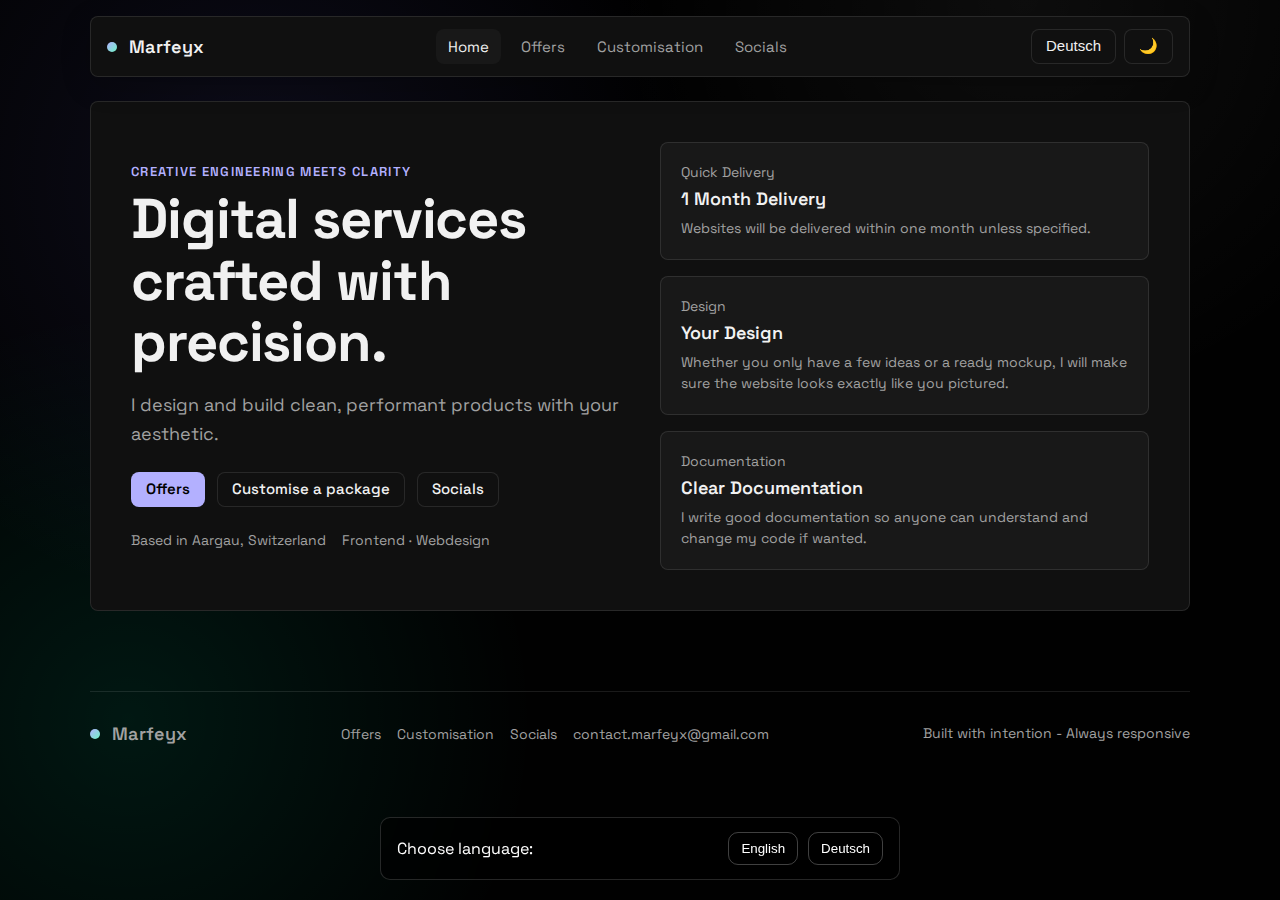
<file: index.html>
<!DOCTYPE html>
<html lang="en" data-theme="dark">
<head>
	<meta charset="UTF-8">
	<meta name="viewport" content="width=device-width, initial-scale=1.0">
	<title>Marfeyx - Creative Services</title>
	<link rel="icon" href="/ASSETS/HomeIcon.png" type="image/png">
	<meta name="description" content="Marfeyx builds fast, clean websites and progressive web apps with precision and clarity. Based in Germany, working remotely.">
	<meta property="og:title" content="Marfeyx - Creative Services">
	<meta property="og:description" content="Fast, precise digital builds. Websites, PWAs, clean frontend systems.">
	<meta property="og:type" content="website">
	<meta property="og:url" content="https://marfeyx.ch/">
	<meta property="og:image" content="https://marfeyx.ch/assets/og/home.png">
	<link rel="preconnect" href="https://fonts.googleapis.com">
	<link rel="preconnect" href="https://fonts.gstatic.com" crossorigin>
	<link href="https://fonts.googleapis.com/css2?family=Space+Grotesk:wght@400;500;600;700&display=swap" rel="stylesheet">
	<link rel="stylesheet" href="/index.css">
</head>
<body data-page="home" data-lang="en">
	<header class="shell">
		<div class="brand">
			<div class="dot"></div>
			<span class="brand-name" data-i18n="brand">Marfeyx</span>
		</div>
		<nav class="nav">
			<a href="/" class="active" data-i18n="nav.home">Home</a>
			<a href="/offers/offers.html" data-i18n="nav.about">Offers</a>
			<a href="/customisation/customisation.html" data-i18n="nav.customisation">Customisation</a>
			<a href="/socials/socials.html" data-i18n="nav.socials">Socials</a>
		</nav>
		<div class="actions">
			<button class="pill" id="lang-toggle" type="button" aria-label="Language toggle">
				<span class="lang-label" data-i18n="langToggle">Deutsch</span>
			</button>
			<button class="pill" id="theme-toggle" type="button" aria-label="Theme toggle">
				<span class="theme-icon">🌙</span>
			</button>
		</div>
	</header>

	<main class="shell">
		<section class="hero">
			<div class="hero-text">
				<p class="eyebrow" data-i18n="hero.eyebrow">Creative engineering meets clarity</p>
				<h1 data-i18n="hero.title">Digital services crafted with precision.</h1>
				<p class="lede" data-i18n="hero.body">I design and build clean, performant products with your aesthetic.</p>
				<div class="cta-row">
					<a class="pill primary" href="/offers/offers.html" data-i18n="hero.ctaPrimary">Offers</a>
					<a class="pill" href="/customisation/customisation.html">Customise a package</a>
					<a class="pill" href="/contact/contact.html" data-i18n="hero.ctaSecondary">Socials</a>
				</div>
				<div class="meta">
					<span data-i18n="hero.meta1">Based in Aargau, Switzerland - Fully Remote</span>
					<span data-i18n="hero.meta2">UX · Frontend · Backend</span>
				</div>
			</div>
			<div class="hero-card">
				<div class="stat">
					<p class="label" data-i18n="hero.card1.label">Delivery Insurance</p>
					<h3>1 Month Delivery</h3>
					<p class="hint" data-i18n="hero.card1.hint">Websites will be shipped within one month unless specified</p>
				</div>
				<div class="stat">
					<p class="label" data-i18n="hero.card2.label">Design</p>
					<h3>Your Design</h3>
					<p class="hint" data-i18n="hero.card2.hint">Wether you only have a few ideas or a ready Mockup, I will make sure the website looks exactly like you pictured.</p>
				</div>
				<div class="stat">
					<p class="label" data-i18n="hero.card3.label">Documentation</p>
					<h3>Clear Documentation</h3>
					<p class="hint" data-i18n="hero.card3.hint">I write good documentation so anyone can understand and change my code if wanted.</p>
				</div>
			</div>
		</section>

	<footer class="shell footer">
		<div class="brand">
			<div class="dot"></div>
			<span class="brand-name">Marfeyx</span>
		</div>
		<div class="foot-links">
			<a href="/offers/offers.html" data-i18n="footer.about">Offers</a>
			<a href="/customisation/customisation.html" data-i18n="footer.customisation">Customisation</a>
			<a href="/socials/socials.html" data-i18n="footer.socials">Socials</a>
			<a href="mailto:contact.marfeyx@gmail.com" data-i18n="footer.email">contact.marfeyx@gmail.com</a>
		</div>
		<p class="hint" data-i18n="footer.copy">Built with intention - Always responsive</p>
	</footer>

	<script src="/JS/script.js" defer></script>
</body>
</html>
</file>
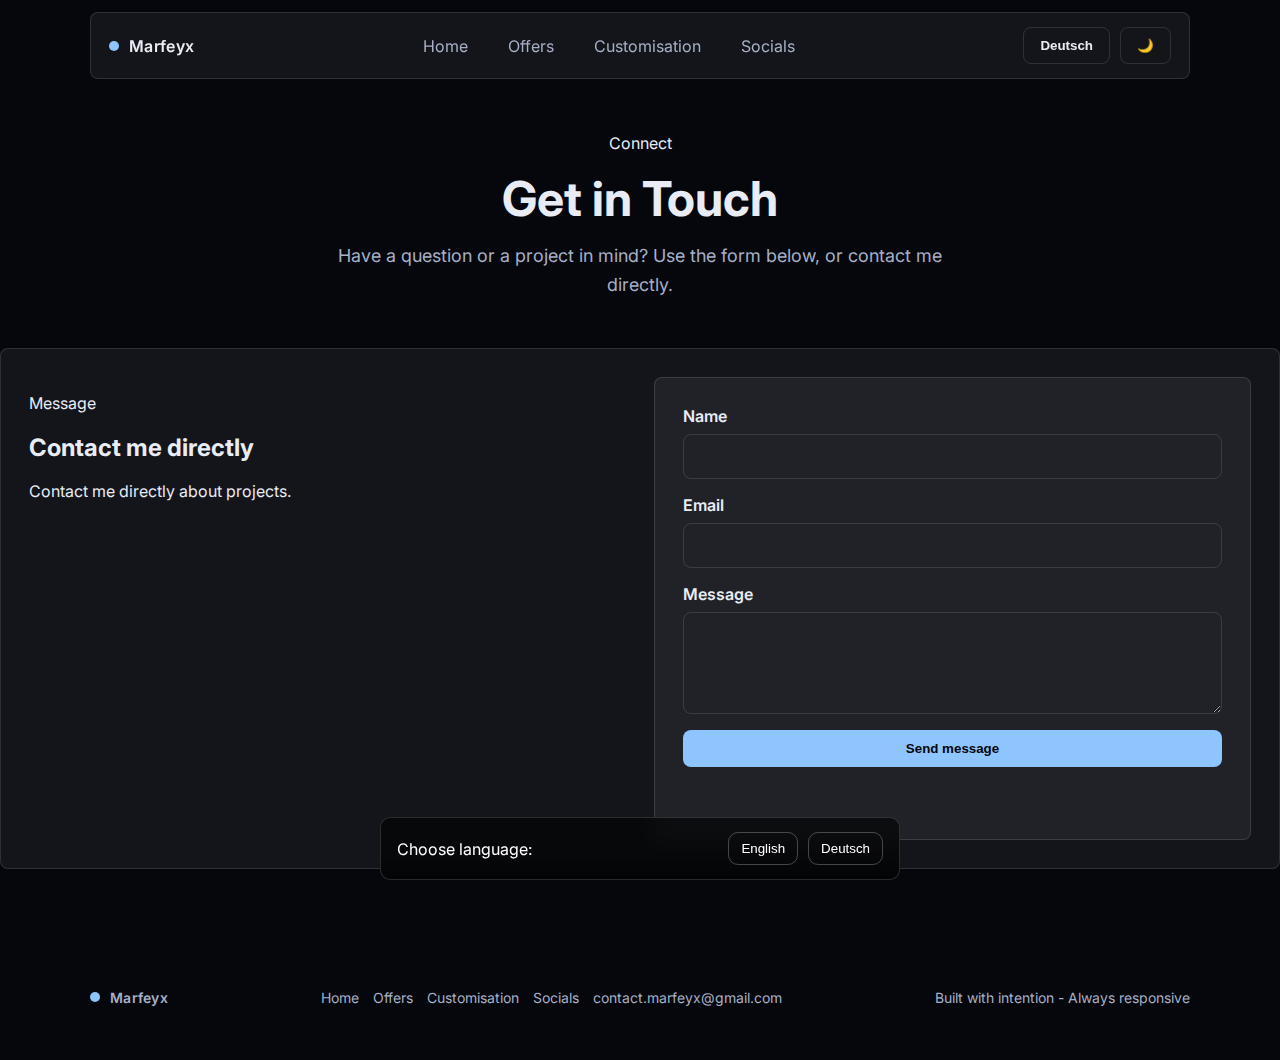
<file: contact/contact.html>
<!DOCTYPE html>
<html lang="en" data-theme="dark">
<head>
	<meta charset="UTF-8">
	<meta name="viewport" content="width=device-width, initial-scale=1.0">
	<title>Contact - Marfeyx</title>
	<link rel="icon" href="/ASSETS/ContactIcon.png" type="image/png">
	<meta name="description" content="Contact Marfeyx directly about projects, collaborations or questions. Quick responses within 24 hours.">
	<meta property="og:title" content="Contact - Marfeyx">
	<meta property="og:description" content="Reach out about projects or collaborations. I respond within 24 hours.">
	<meta property="og:type" content="website">
	<meta property="og:url" content="https://marfeyx.ch/contact/contact.html">
	<meta property="og:image" content="https://marfeyx.ch/assets/og/contact.png">
	<link rel="preconnect" href="https://fonts.googleapis.com">
	<link rel="preconnect" href="https://fonts.gstatic.com" crossorigin>
	<link href="https://fonts.googleapis.com/css2?family=Inter:wght@400;500;600;700&display=swap" rel="stylesheet">
	<link rel="stylesheet" href="contact.css">
</head>
<body data-page="contact" data-lang="en">
	<header class="shell">
		<div class="brand">
			<div class="dot"></div>
			<span class="brand-name" data-i18n="brand">Marfeyx</span>
		</div>
		<nav class="nav">
			<a href="/" class="nav-link" data-i18n="nav.home">Home</a>
			<a href="/offers/offers.html" class="nav-link" data-i18n="nav.about">Offers</a>
			<a href="/customisation/customisation.html" class="nav-link" data-i18n="nav.customisation">Customisation</a>
			<a href="/socials/socials.html" class="nav-link" data-i18n="nav.socials">Socials</a>
		</nav>
		<div class="actions">
			<button class="pill" id="lang-toggle" type="button" aria-label="Language toggle">
				<span class="lang-label" data-i18n="langToggle">Deutsch</span>
			</button>
			<button class="pill" id="theme-toggle" type="button" aria-label="Theme toggle">
				<span class="theme-icon">🌙</span>
			</button>
		</div>
	</header>

	<main>
		<section class="hero">
			<div class="hero-text">
				<p class="eyebrow" data-i18n="socials.eyebrow">Connect</p>
				<h1 data-i18n="socials.title">Get in Touch</h1>
				<p class="lede" data-i18n="socials.body">
					Have a question or a project in mind? Use the form below, or contact me directly.
				</p>
			</div>
		</section>

		<section class="columns">
			<div>
				<p class="eyebrow" data-i18n="form.eyebrow">Message</p>
				<h2 data-i18n="form.title">Contact me directly</h2>
				<p class="hint" data-i18n="form.body">Contact me directly about projects.</p>
			</div>
			<form class="form"
                action="https://formspree.io/f/meelayyp"
                method="POST"
                aria-label="Contact form">

                <input type="text" name="_gotcha" style="display:none">

                <input type="hidden" name="_subject" value="New message from marfeyx.ch">

                <label>
                    <span data-i18n="form.name">Name</span>
                    <input type="text" name="name" required>
                </label>

                <label>
                    <span data-i18n="form.email">Email</span>
                    <input type="email" name="email" required>
                </label>

                <label>
                    <span data-i18n="form.project">Message</span>
                    <textarea name="message" rows="4" required></textarea>
                </label>

                <button class="pill primary"
                        type="submit"
                        data-i18n="form.submit">
                    Send message
                </button>

                <p class="form-status" id="form-status" style="margin-top:12px;"></p>
            </form>
		</section>
	</main>

	<footer class="shell footer">
		<div class="brand">
			<div class="dot"></div>
			<span class="brand-name" data-i18n="brand">Marfeyx</span>
		</div>
		<div class="foot-links">
			<a href="/" data-i18n="footer.home">Home</a>
			<a href="/offers/offers.html" data-i18n="footer.about">Offers</a>
			<a href="/customisation/customisation.html" data-i18n="footer.customisation">Customisation</a>
			<a href="/contact/contact.html" data-i18n="footer.socials">Socials</a>
			<a href="mailto:contact.marfeyx@gmail.com" data-i18n="footer.email">contact.marfeyx@gmail.com</a>
		</div>
		<p class="hint" data-i18n="footer.copy">Built with intention - Always responsive</p>
	</footer>

	<script src="/JS/script.js" defer></script>
</body>
</html>
</file>
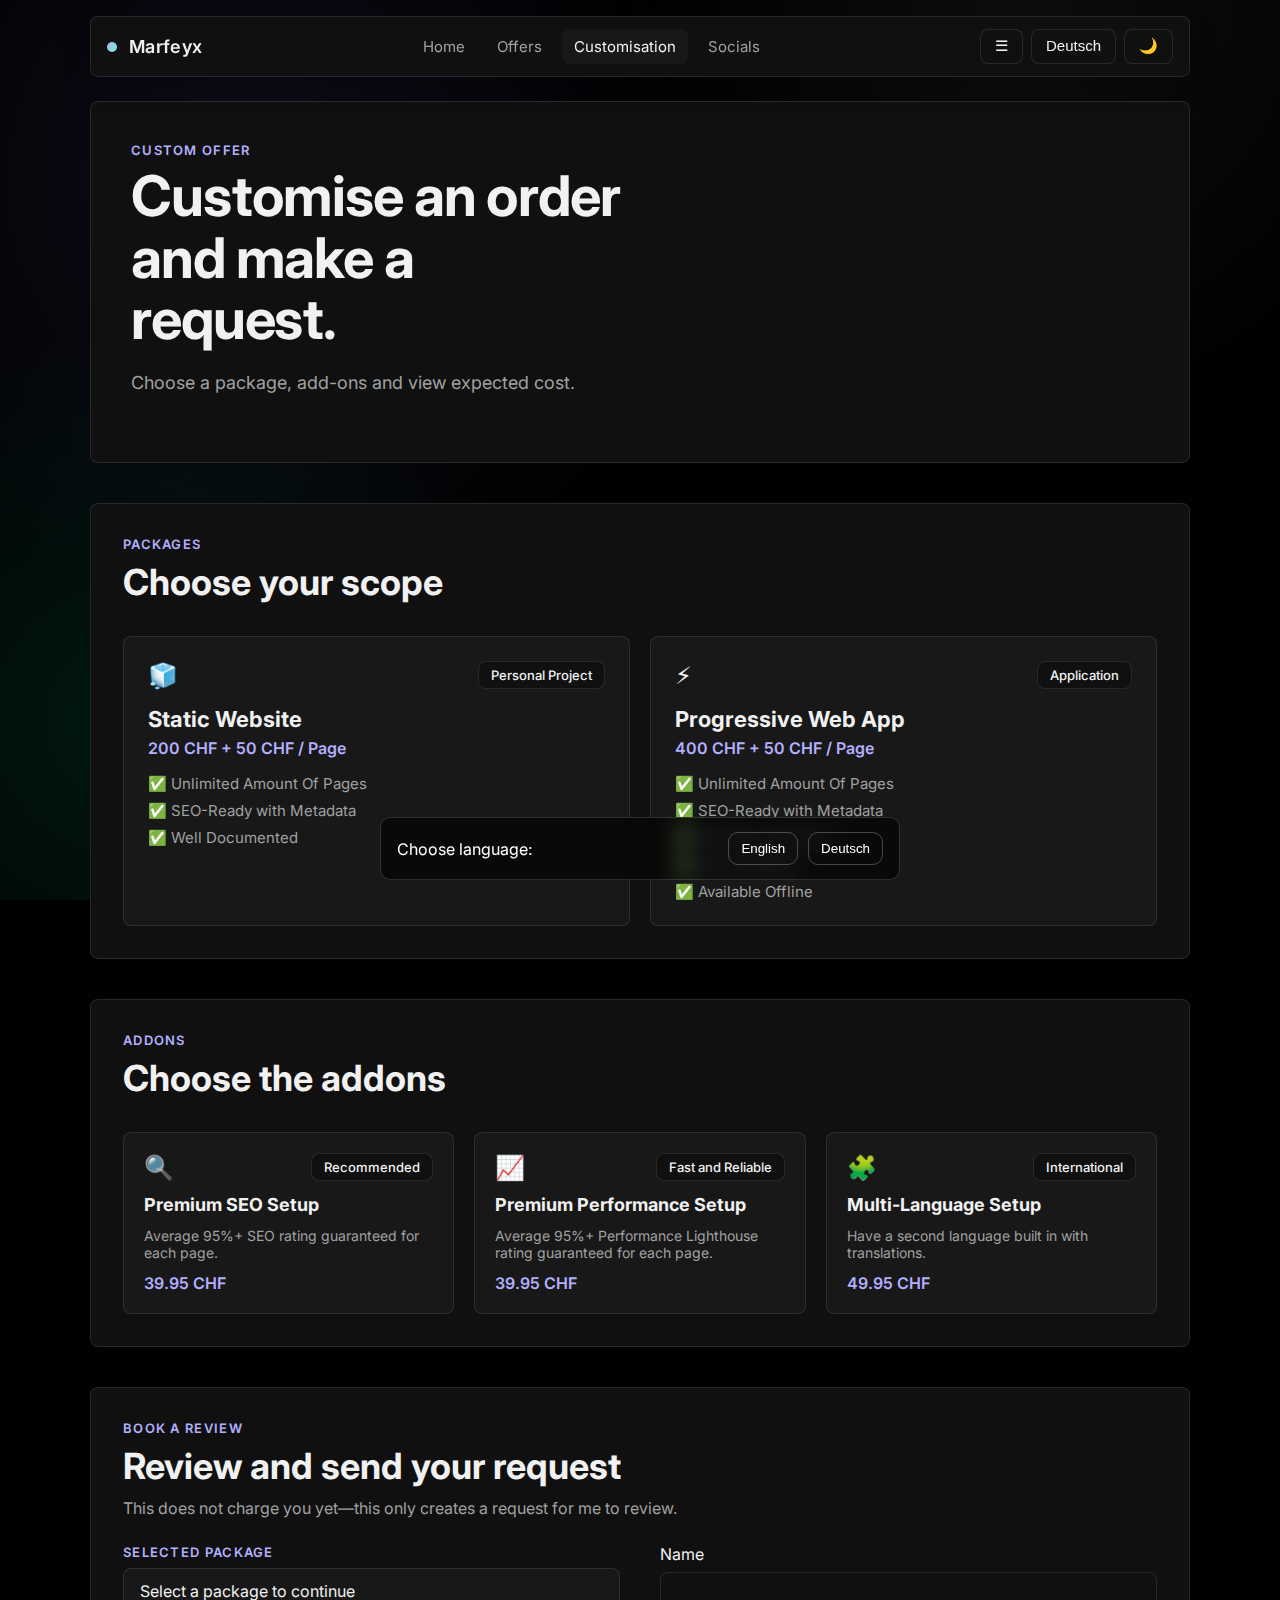
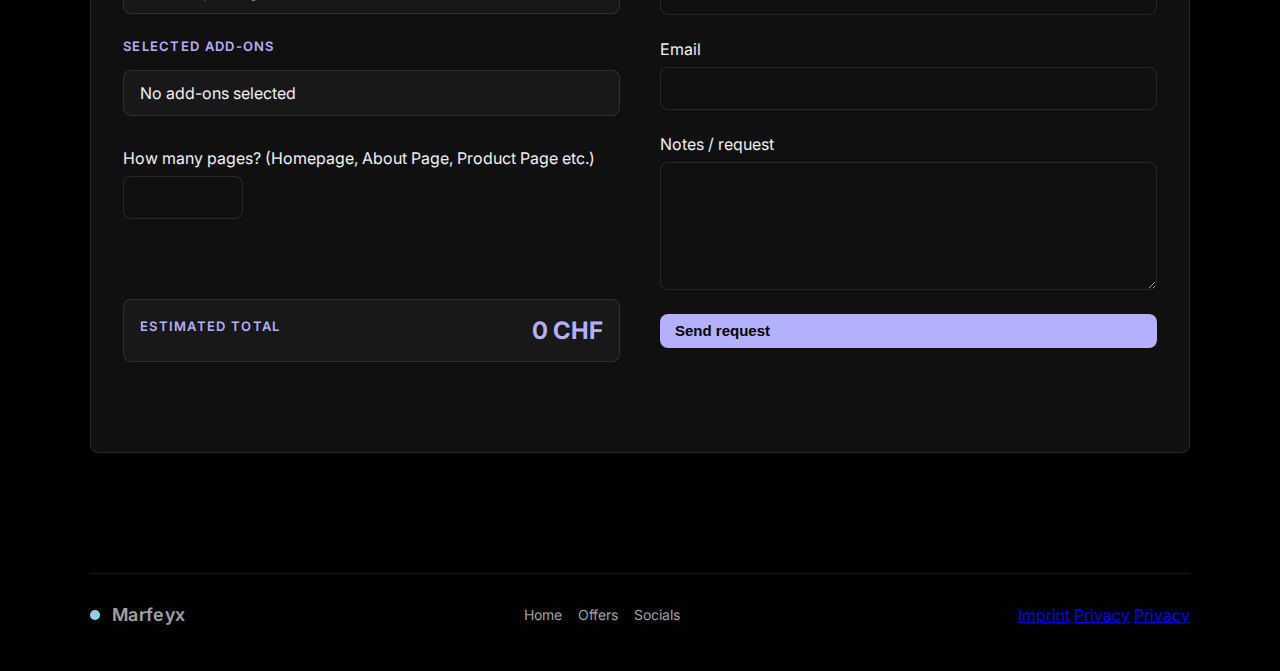
<file: customisation/customisation.html>
<!DOCTYPE html>
<html lang="en" data-theme="dark">
<head>
	<meta charset="UTF-8">
	<meta name="viewport" content="width=device-width, initial-scale=1.0">
	<meta name="theme-color" content="#010101" media="(prefers-color-scheme: dark)">
	<meta name="theme-color" content="#f9f9f9" media="(prefers-color-scheme: light)">
	<title>Customisation - Marfeyx</title>
	<link rel="icon" href="/ASSETS/cartIcon.png" type="image/png">
	<meta property="og:title" content="Customisation - Marfeyx" />
	<meta property="og:description" content="Build a custom package: pick a base offer, add-ons, and send a request with an estimated price." />
	<meta property="og:type" content="website" />
	<meta property="og:url" content="https://marfeyx.ch/customisation/customisation.html">
	<meta property="og:image" content="https://marfeyx.ch/assets/og/offers.png">
	<meta name="twitter:card" content="summary_large_image" />
	<meta name="twitter:title" content="Customisation - Marfeyx" />
	<meta name="twitter:description" content="Build a custom package: pick a base offer, add-ons, and send a request with an estimated price." />
	<meta name="twitter:image" content="https://marfeyx.ch/assets/og/offers.png" />
	<meta name="description" content="Build a custom package: choose a base offer, add-ons, and send a request with an estimated price.">
	<link rel="preconnect" href="https://fonts.googleapis.com">
	<link rel="preconnect" href="https://fonts.gstatic.com" crossorigin>
	<link href="https://fonts.googleapis.com/css2?family=Inter:wght@400;500;600;700&display=swap" rel="stylesheet">
	<link rel="stylesheet" href="/index.css">
	<link rel="stylesheet" href="customisation.css">
</head>
<body data-page="customisation" data-lang="en">
	<header class="shell">
		<div class="brand">
			<div class="dot"></div>
			<span class="brand-name" data-i18n="brand">Marfeyx</span>
		</div>
		<nav class="nav" id="site-nav">
			<a href="/" class="nav-link" data-i18n="nav.home">Home</a>
			<a href="/offers/offers.html" class="nav-link" data-i18n="nav.about">Offers</a>
			<a href="/customisation/customisation.html" class="nav-link active" data-i18n="nav.customisation">Customisation</a>
			<a href="/socials/socials.html" class="nav-link" data-i18n="nav.socials">Socials</a>
		</nav>
		<div class="actions">
			<button class="pill menu-toggle" id="menu-toggle" type="button" aria-label="Menu" aria-expanded="false" aria-controls="site-nav"><span aria-hidden="true">☰</span></button>
			<button class="pill" id="lang-toggle" type="button" aria-label="Language toggle">
				<span class="lang-label" data-i18n="langToggle">Deutsch</span>
			</button>
			<button class="pill" id="theme-toggle" type="button" aria-label="Theme toggle">
				<span class="theme-icon">🌙</span>
			</button>
		</div>
	</header>

	<main class="shell">
		<section class="hero">
			<div class="hero-text">
				<p class="eyebrow" data-i18n="custom.eyebrow">Custom offer</p>
				<h1 data-i18n="custom.title">Customise an order and make a request.</h1>
				<p class="lede" data-i18n="custom.body">Choose a package, add-ons and view expected cost.</p>
				<div class="meta">
				</div>
			</div>
		</section>

		<section class="grid">
			<div class="section-head">
				<p class="eyebrow" data-i18n="offers.packages.eyebrow">Packages</p>
				<h2 data-i18n="offers.packages.title">Choose your scope</h2>
			</div>
			<div class="cards offers">
				<article class="card selectable" role="button" tabindex="0"
					 data-package-id="static"
					 data-package-name="Full Static Website"
					 data-base-price="200"
					 data-page-price="50">
					<div class="card-top">
						<div class="icon">🧊</div>
						<span class="tag" data-i18n="offers.pkg1.tier">Personal Project</span>
					</div>
					<div class="card-heading">
						<h3 data-i18n="offers.pkg1.title">Full Static Website</h3>
						<div class="price" data-i18n="offers.pkg1.price">200 CHF + 50 CHF / Page</div>
					</div>
					<ul class="feature-list">
						<li data-i18n="offers.pkg1.feat1">✅ Up to 20 pages</li>
						<li data-i18n="offers.pkg1.feat2">✅ SEO-Ready with Metadata</li>
						<li data-i18n="offers.pkg1.feat3">✅ Well Documented</li>
					</ul>
				</article>
				<article class="card selectable" role="button" tabindex="0"
					 data-package-id="pwa"
					 data-package-name="Full Progressive Web App"
					 data-base-price="400"
					 data-page-price="50">
					<div class="card-top">
						<div class="icon">⚡</div>
						<span class="tag" data-i18n="custom.pkg3.tier">Application</span>
					</div>
					<div class="card-heading">
						<h3 data-i18n="offers.pkg3.title">Full Progressive Web App</h3>
						<div class="price" data-i18n="offers.pkg3.price">400 CHF + 50 CHF / Page</div>
					</div>
					<ul class="feature-list">
						<li data-i18n="offers.pkg3.feat1">✅ Up to 20 pages</li>
						<li data-i18n="offers.pkg3.feat2">✅ SEO-Ready with Metadata</li>
						<li data-i18n="offers.pkg3.feat3">✅ Well Documented</li>
						<li data-i18n="offers.pkg3.feat4">✅ Downloadable</li>
						<li data-i18n="offers.pkg3.feat5">✅ Available Offline</li>
					</ul>
				</article>
			</div>
		</section>

		<section class="grid">
			<div class="section-head">
				<p class="eyebrow" data-i18n="custom.addons.eyebrow">Addons</p>
				<h2 data-i18n="custom.addons.title">Choose the addons</h2>
			</div>
			<div class="addon-grid">
				<article class="addon-card selectable" role="button" tabindex="0"
				 data-addon-id="seo"
				 data-addon-name="Premium SEO Setup"
				 data-addon-price="39.95">
					<div class="addon-header">
						<span class="icon">🔍</span>
						<span class="tag" data-i18n="custom.addons.seo.tag">Recommended</span>
					</div>
					<h4 data-i18n="custom.addons.seo.title">Premium SEO Setup</h4>
					<p data-i18n="custom.addons.seo.body">Average 95%+ SEO rating guaranteed for each page.</p>
					<div class="addon-price">
						<span class="price" data-i18n="custom.addons.seo.price">39.95 CHF</span>
					</div>
				</article>
				<article class="addon-card selectable" role="button" tabindex="0"
				 data-addon-id="performance"
				 data-addon-name="Premium Performance Setup"
				 data-addon-price="39.95">
					<div class="addon-header">
						<span class="icon">📈</span>
						<span class="tag" data-i18n="custom.addons.performance.tag">Fast and Reliable</span>
					</div>
					<h4 data-i18n="custom.addons.performance.title">Premium Performance Setup</h4>
					<p data-i18n="custom.addons.performance.body">Average 95%+ Performance Lighthouse rating guaranteed for each page.</p>
					<div class="addon-price">
						<span class="price" data-i18n="custom.addons.performance.price">39.95 CHF</span>
					</div>
				</article>
				<article class="addon-card selectable" role="button" tabindex="0"
				 data-addon-id="cms"
				 data-addon-name="Multi-Language Setup"
				 data-addon-price="49.95">
					<div class="addon-header">
						<span class="icon">🧩</span>
						<span class="tag" data-i18n="custom.addons.cms.tag">International</span>
					</div>
					<h4 data-i18n="custom.addons.cms.title">Multi-Language Setup</h4>
					<p data-i18n="custom.addons.cms.body">Have a second language built in with translations.</p>
					<div class="addon-price">
						<span class="price" data-i18n="custom.addons.cms.price">49.95 CHF</span>
					</div>
				</article>
			</div>
		</section>

		<section class="grid checkout" id="checkout">
			<div class="section-head">
				<p class="eyebrow" data-i18n="custom.checkout.eyebrow">Book a review</p>
				<h2 data-i18n="custom.checkout.title">Review and send your request</h2>
				<p class="hint" data-i18n="custom.checkout.body">This does not charge you yet—this only creates a request for me to review.</p>
			</div>

			<form class="checkout-form"
				action="https://formspree.io/f/meelayyp"
				method="POST"
				aria-label="Custom offer request">

				<input type="text" name="_gotcha" style="display:none">
				<input type="hidden" name="_subject" value="New custom request from marfeyx.ch">
				<input type="hidden" name="selected_package" id="selected-package-input">
				<input type="hidden" name="selected_addons" id="selected-addons-input">
				<input type="hidden" name="page_count" id="page-count-input">
				<input type="hidden" name="estimated_total" id="estimated-total-input">

				<div class="checkout-grid">
					<div class="summary">

						<div class="summary-row">
							<div>
								<p class="eyebrow" data-i18n="custom.checkout.selectedPackage">Selected package</p>
								<ul class="selected-addons">
									<li id="selected-package" class="summary-box" data-i18n="custom.checkout.packageFallback">
										Select a package to continue
									</li>
									<li id="page-breakdown" class="summary-box" style="display:none;"></li>
								</ul>
							</div>
						</div>

						<div class="addons-summary">
							<p class="eyebrow" data-i18n="custom.checkout.addonsLabel">Selected add-ons</p>
							<ul id="selected-addons" class="selected-addons">
								<li data-i18n="custom.checkout.noAddons">No add-ons selected</li>
							</ul>
							<p class="fine-print addon-warning" id="addon-warning"></p>
						</div>

						<label class="field inline-field">
							<span data-i18n="custom.checkout.pagesLabel">How many pages? (Homepage, About Page, Product Page etc.)</span>
							<input id="page-count" type="number" min="1" max="20" inputmode="numeric">
						</label>

						<p id="pages-error"></p>

						<div class="total">
							<span class="eyebrow" data-i18n="custom.checkout.total">Estimated total</span>
							<span class="total-value" id="total-price">0 CHF</span>
						</div>
					</div>

					<div class="contact">

						<label class="field">
							<span data-i18n="form.name">Name</span>
							<input type="text" name="name" autocomplete="name" required>
						</label>

						<label class="field">
							<span data-i18n="form.email">Email</span>
							<input type="email" name="email" autocomplete="email" required>
						</label>

						<label class="field">
							<span data-i18n="custom.checkout.notes">Notes / request</span>
							<textarea name="message" rows="6"></textarea>
						</label>

						<button class="pill primary" type="submit" data-i18n="custom.checkout.submit">Send request</button>
						<p class="form-status" id="form-status"></p>
					</div>
				</div>
			</form>
		</section>
	</main>

	<footer class="shell footer">
		<div class="brand">
			<div class="dot"></div>
			<span class="brand-name" data-i18n="brand">Marfeyx</span>
		</div>
		<div class="foot-links">
			<a href="/" data-i18n="footer.home">Home</a>
			<a href="/offers/offers.html" data-i18n="footer.about">Offers</a>
			<a href="/socials/socials.html" data-i18n="footer.socials">Socials</a>
		</div>
		<div class="legal-links">
			<a href="../impressum/impressum.html" data-i18n="footer.impressum">Impressum</a>
			<a href="../datenschutz/datenschutz.html" data-i18n="footer.privacy">Datenschutz</a>
			<a href="../rechtliches/rechtliches.html" data-i18n="footer.privacy">Rechtliches</a>
		</div>
	</footer>

	<script src="/JS/script.js" defer></script>
	<script src="/JS/customisation.js" defer></script>
</body>
</html>
</file>
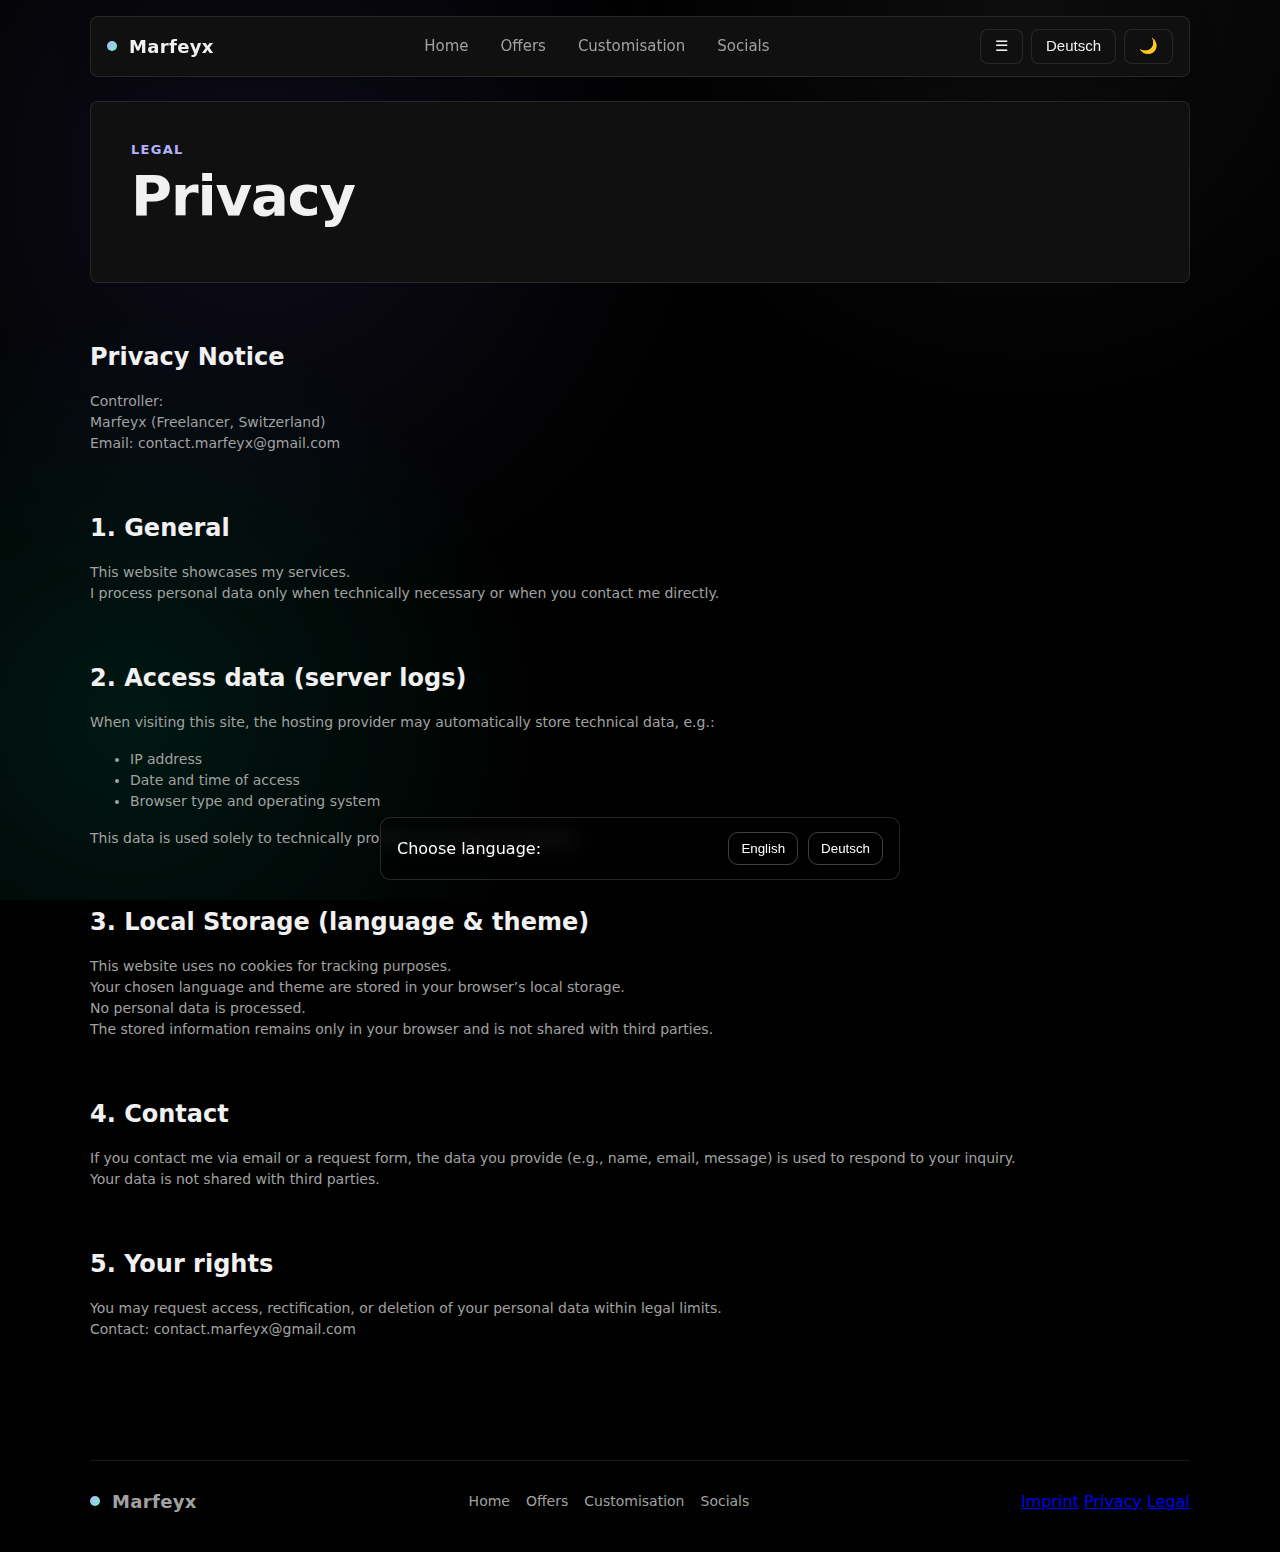
<file: datenschutz/datenschutz.html>
<!DOCTYPE html>
<html lang="de" data-theme="dark">
<head>
	<meta charset="UTF-8">
	<meta name="viewport" content="width=device-width, initial-scale=1.0">
	<meta name="theme-color" content="#010101" media="(prefers-color-scheme: dark)">
	<meta name="theme-color" content="#f9f9f9" media="(prefers-color-scheme: light)">
	<title>Datenschutz - Marfeyx</title>
	<link rel="icon" href="/ASSETS/HomeIcon.png" type="image/png">
	<link rel="preconnect" href="https://fonts.googleapis.com">
	<link rel="preconnect" href="https://fonts.gstatic.com" crossorigin>
	<link href="https://fonts.googleapis.com/css2?family=Inter:wght@400;500;600;700&display=swap" rel="stylesheet">
	<link rel="stylesheet" href="/index.css">
</head>
<body data-page="legal" data-lang="de">
	<header class="shell">
		<div class="brand">
			<div class="dot"></div>
			<span class="brand-name" data-i18n="brand">Marfeyx</span>
		</div>
		<nav class="nav" id="site-nav">
			<a href="/" class="nav-link" data-i18n="nav.home">Home</a>
			<a href="/offers/offers.html" class="nav-link" data-i18n="nav.about">Offers</a>
			<a href="/customisation/customisation.html" class="nav-link" data-i18n="nav.customisation">Customisation</a>
			<a href="/socials/socials.html" class="nav-link" data-i18n="nav.socials">Socials</a>
		</nav>
		<div class="actions">
			<button class="pill menu-toggle" id="menu-toggle" type="button" aria-label="Menu" aria-expanded="false" aria-controls="site-nav"><span aria-hidden="true">☰</span></button>
			<button class="pill" id="lang-toggle" type="button" aria-label="Language toggle">
				<span class="lang-label" data-i18n="langToggle">Deutsch</span>
			</button>
			<button class="pill" id="theme-toggle" type="button" aria-label="Theme toggle">
				<span class="theme-icon">🌙</span>
			</button>
		</div>
	</header>

	<main class="shell">
		<section class="hero">
			<div class="hero-text">
				<p class="eyebrow" data-i18n="legal.eyebrow">Rechtliches</p>
				<h1 data-i18n="privacy.heroTitle">Datenschutz</h1>
			</div>
		</section>

		<section class="grid">
			<div class="section-head">
				<h2 data-i18n="privacy.statementTitle">Datenschutzerklärung</h2>
				<p class="hint" data-i18n="privacy.responsibleLabel">Verantwortlich:</p>
                <p class="hint" data-i18n="privacy.responsibleValue">Marfeyx (Freelancer, Schweiz)</p>
                <p class="hint" data-i18n="privacy.email">E-Mail: contact.marfeyx@gmail.com</p>
			</div>
		</section>

        <section class="grid">
			<div class="section-head">
				<h2 data-i18n="privacy.generalTitle">1. Allgemeines</h2>
				<p class="hint" data-i18n="privacy.generalBody1">Diese Website dient der Präsentation meiner Dienstleistungen.</p>
                <p class="hint" data-i18n="privacy.generalBody2">Ich verarbeite personenbezogene Daten nur, soweit dies technisch erforderlich ist oder du mich direkt kontaktierst.</p>
			</div>
		</section>

        <section class="grid">
			<div class="section-head">
				<h2 data-i18n="privacy.logsTitle">2. Zugriffsdaten (Server-Logs)</h2>
				<p class="hint" data-i18n="privacy.logsBody1">Beim Besuch dieser Website können durch den Hosting-Anbieter automatisch technische Daten gespeichert werden, z.B.:</p>
                <ul>
                    <li class="hint" data-i18n="privacy.logsItem1">IP-Adresse</li>
                    <li class="hint" data-i18n="privacy.logsItem2">Datum und Uhrzeit des Zugriffs</li>
                    <li class="hint" data-i18n="privacy.logsItem3">Browsertyp und Betriebssystem</li>
                </ul>
                <p class="hint" data-i18n="privacy.logsBody2">Diese Daten dienen ausschliesslich der technischen Bereitstellung und Sicherheit der Website.</p>
			</div>
		</section>

        <section class="grid">
			<div class="section-head">
				<h2 data-i18n="privacy.localStorageTitle">3. Local Storage (Sprache & Theme)</h2>
				<p class="hint" data-i18n="privacy.localStorageBody1">Diese Website verwendet keine Cookies zu Trackingzwecken.</p>
                <p class="hint" data-i18n="privacy.localStorageBody2">Zur Speicherung deiner gewählten Sprache und des gewählten Themes wird der sogenannte Local Storage deines Browsers verwendet.</p>
                <p class="hint" data-i18n="privacy.localStorageBody3">Dabei werden keine personenbezogenen Daten verarbeitet.</p>
                <p class="hint" data-i18n="privacy.localStorageBody4">Die gespeicherten Informationen bleiben ausschliesslich in deinem Browser und werden nicht an Dritte übermittelt.</p>
			</div>
		</section>

        <section class="grid">
			<div class="section-head">
				<h2 data-i18n="privacy.contactTitle">4. Kontaktaufnahme</h2>
				<p class="hint" data-i18n="privacy.contactBody1">Wenn du mich per E-Mail oder über ein Anfrageformular kontaktierst, werden die von dir angegebenen Daten (z.B. Name, E-Mail, Nachricht) verwendet, um deine Anfrage zu beantworten.</p>
                <p class="hint" data-i18n="privacy.contactBody2">Eine Weitergabe an Dritte erfolgt nicht.</p>
			</div>
		</section>

        <section class="grid">
			<div class="section-head">
				<h2 data-i18n="privacy.rightsTitle">5. Deine Rechte</h2>
				<p class="hint" data-i18n="privacy.rightsBody1">Du hast das Recht auf Auskunft, Berichtigung und Löschung deiner personenbezogenen Daten im Rahmen der gesetzlichen Bestimmungen.</p>
                <p class="hint" data-i18n="privacy.rightsBody2">Kontakt: contact.marfeyx@gmail.com</p>
			</div>
		</section>
	</main>

	<footer class="shell footer">
		<div class="brand">
			<div class="dot"></div>
			<span class="brand-name" data-i18n="brand">Marfeyx</span>
		</div>
		<div class="foot-links">
			<a href="/" data-i18n="footer.home">Home</a>
			<a href="/offers/offers.html" data-i18n="footer.about">Offers</a>
			<a href="/customisation/customisation.html" data-i18n="footer.customisation">Customisation</a>
			<a href="/socials/socials.html" data-i18n="footer.socials">Socials</a>
		</div>
		<div class="legal-links">
			<a href="../impressum/impressum.html" data-i18n="footer.impressum">Impressum</a>
			<a href="../datenschutz/datenschutz.html" data-i18n="footer.privacy">Datenschutz</a>
			<a href="../rechtliches/rechtliches.html" data-i18n="footer.legal">Rechtliches</a>
		</div>
	</footer>

	<script src="/JS/script.js" defer></script>
</body>
</html>
</file>
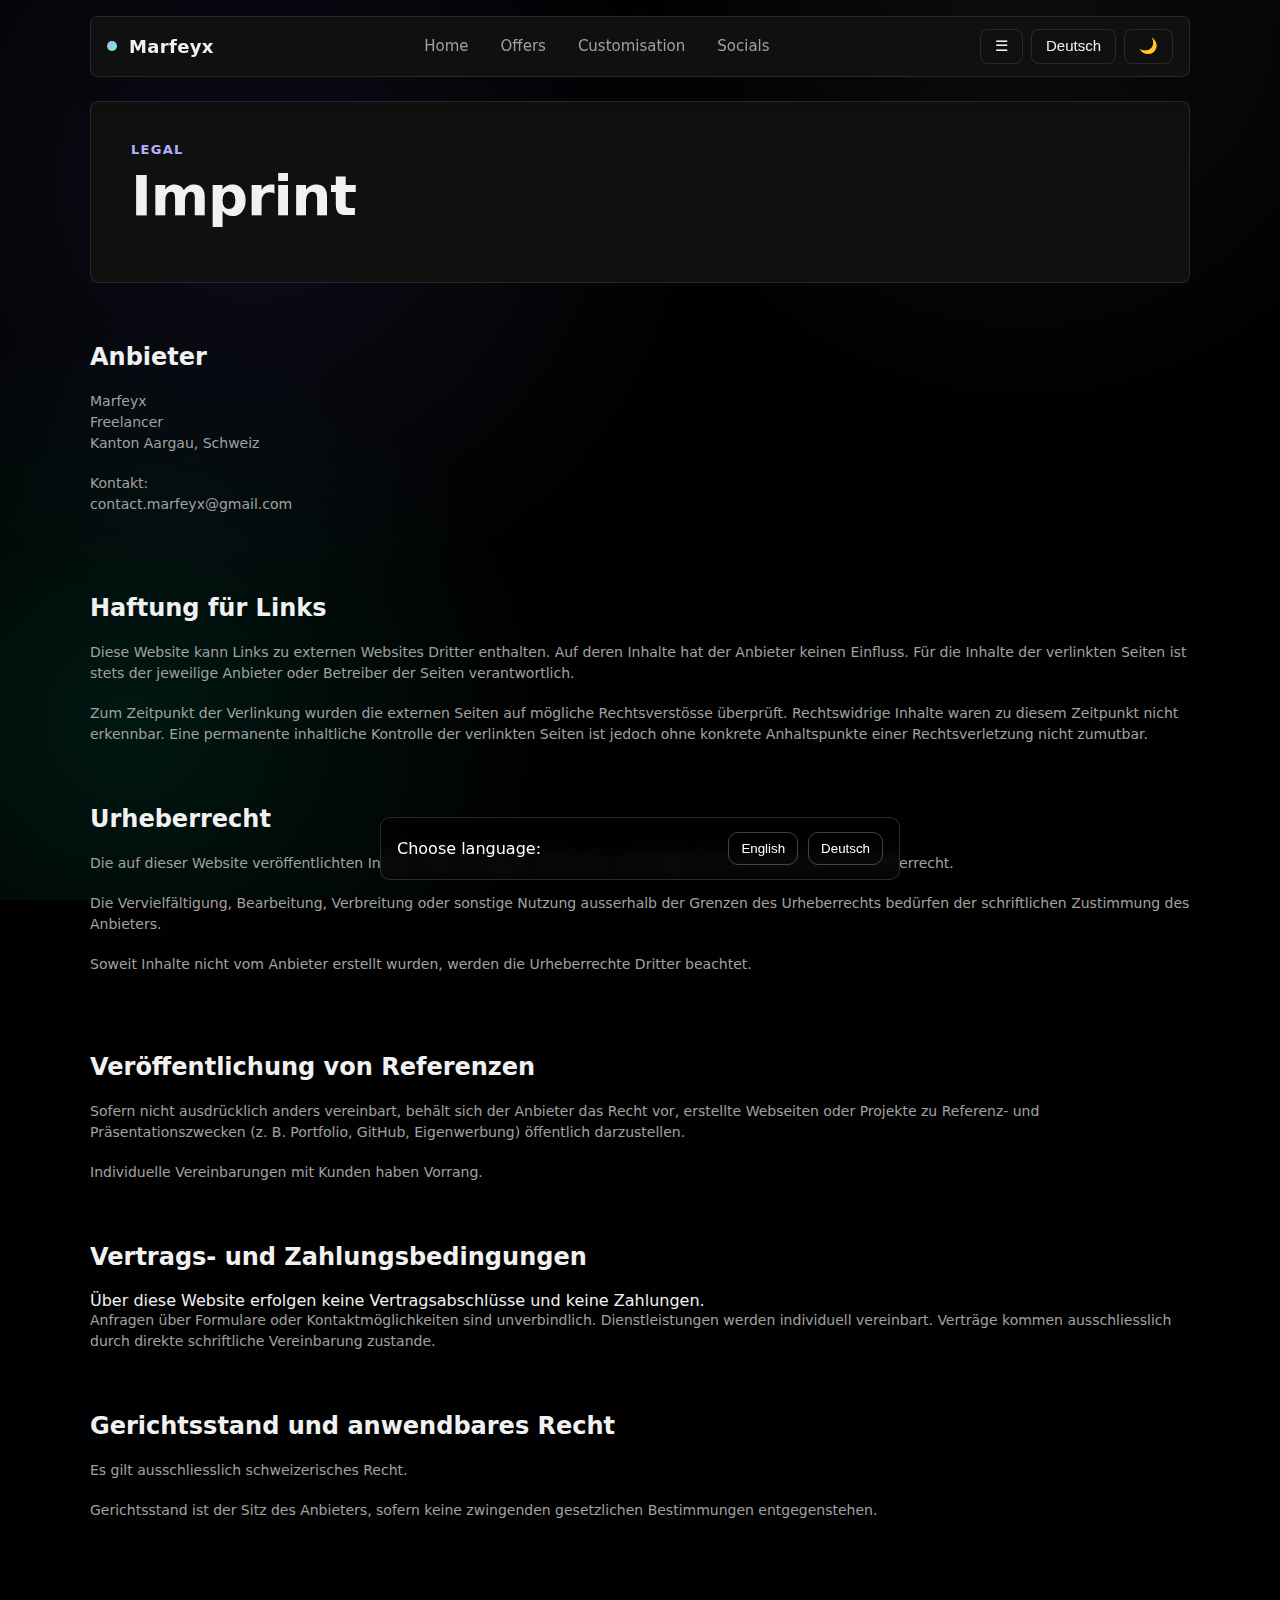
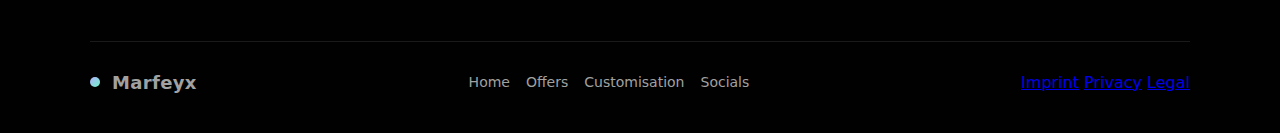
<file: impressum/impressum.html>
<!DOCTYPE html>
<html lang="de" data-theme="dark">
<head>
	<meta charset="UTF-8">
	<meta name="viewport" content="width=device-width, initial-scale=1.0">
	<meta name="theme-color" content="#010101" media="(prefers-color-scheme: dark)">
	<meta name="theme-color" content="#f9f9f9" media="(prefers-color-scheme: light)">
	<title>Impressum - Marfeyx</title>
	<link rel="icon" href="/ASSETS/HomeIcon.png" type="image/png">
	<link rel="preconnect" href="https://fonts.googleapis.com">
	<link rel="preconnect" href="https://fonts.gstatic.com" crossorigin>
	<link href="https://fonts.googleapis.com/css2?family=Inter:wght@400;500;600;700&display=swap" rel="stylesheet">
	<link rel="stylesheet" href="/index.css">
</head>
<body data-page="legal" data-lang="de">
	<header class="shell">
		<div class="brand">
			<div class="dot"></div>
			<span class="brand-name" data-i18n="brand">Marfeyx</span>
		</div>
		<nav class="nav" id="site-nav">
			<a href="/" class="nav-link" data-i18n="nav.home">Home</a>
			<a href="/offers/offers.html" class="nav-link" data-i18n="nav.about">Offers</a>
			<a href="/customisation/customisation.html" class="nav-link" data-i18n="nav.customisation">Customisation</a>
			<a href="/socials/socials.html" class="nav-link" data-i18n="nav.socials">Socials</a>
		</nav>
		<div class="actions">
			<button class="pill menu-toggle" id="menu-toggle" type="button" aria-label="Menu" aria-expanded="false" aria-controls="site-nav"><span aria-hidden="true">☰</span></button>
			<button class="pill" id="lang-toggle" type="button" aria-label="Language toggle">
				<span class="lang-label" data-i18n="langToggle">Deutsch</span>
			</button>
			<button class="pill" id="theme-toggle" type="button" aria-label="Theme toggle">
				<span class="theme-icon">🌙</span>
			</button>
		</div>
	</header>

	<main class="shell">
		<section class="hero">
			<div class="hero-text">
				<p class="eyebrow" data-i18n="legal.eyebrow">Rechtliches</p>
				<h1 data-i18n="imprint.heroTitle">Impressum</h1>
			</div>
		</section>

		<section class="grid">
			<div class="section-head">
				<h2>Anbieter</h2>
                <p class="hint">Marfeyx</p>
                <p class="hint">Freelancer</p>
                <p class="hint">Kanton Aargau, Schweiz</p><br>
                <p class="hint">Kontakt:</p>
                <p class="hint">contact.marfeyx@gmail.com</p><br>
			</div>
		</section>

        <section class="grid">
			<div class="section-head">
				<h2>Haftung für Links</h2>
                <p class="hint">Diese Website kann Links zu externen Websites Dritter enthalten. Auf deren Inhalte hat der Anbieter keinen Einfluss. Für die Inhalte der verlinkten Seiten ist stets der jeweilige Anbieter oder Betreiber der Seiten verantwortlich.</p><br>
                <p class="hint">Zum Zeitpunkt der Verlinkung wurden die externen Seiten auf mögliche Rechtsverstösse überprüft. Rechtswidrige Inhalte waren zu diesem Zeitpunkt nicht erkennbar. Eine permanente inhaltliche Kontrolle der verlinkten Seiten ist jedoch ohne konkrete Anhaltspunkte einer Rechtsverletzung nicht zumutbar.</p>
			</div>
		</section>

        <section class="grid">
			<div class="section-head">
				<h2>Urheberrecht</h2>
                <p class="hint">Die auf dieser Website veröffentlichten Inhalte (Texte, Designs, Code usw.) unterliegen dem schweizerischen Urheberrecht.</p><br>
                <p class="hint">Die Vervielfältigung, Bearbeitung, Verbreitung oder sonstige Nutzung ausserhalb der Grenzen des Urheberrechts bedürfen der schriftlichen Zustimmung des Anbieters.</p><br>
                <p class="hint">Soweit Inhalte nicht vom Anbieter erstellt wurden, werden die Urheberrechte Dritter beachtet.</p><br>
			</div>
		</section>

        <section class="grid">
			<div class="section-head">
				<h2>Veröffentlichung von Referenzen</h2>
                <p class="hint">Sofern nicht ausdrücklich anders vereinbart, behält sich der Anbieter das Recht vor, erstellte Webseiten oder Projekte zu Referenz- und Präsentationszwecken (z. B. Portfolio, GitHub, Eigenwerbung) öffentlich darzustellen.</p><br>
                <p class="hint">Individuelle Vereinbarungen mit Kunden haben Vorrang.</p>
			</div>
		</section>

        <section class="grid">
			<div class="section-head">
				<h2>Vertrags- und Zahlungsbedingungen</h2>
                <p class="hint"></p>Über diese Website erfolgen keine Vertragsabschlüsse und keine Zahlungen.<br>
                <p class="hint">Anfragen über Formulare oder Kontaktmöglichkeiten sind unverbindlich. Dienstleistungen werden individuell vereinbart. Verträge kommen ausschliesslich durch direkte schriftliche Vereinbarung zustande.</p>
			</div>
		</section>

        <section class="grid">
			<div class="section-head">
				<h2>Gerichtsstand und anwendbares Recht</h2>
                <p class="hint">Es gilt ausschliesslich schweizerisches Recht.</p><br>
                <p class="hint">Gerichtsstand ist der Sitz des Anbieters, sofern keine zwingenden gesetzlichen Bestimmungen entgegenstehen.</p>
			</div>
		</section>
	</main>

	<footer class="shell footer">
		<div class="brand">
			<div class="dot"></div>
			<span class="brand-name" data-i18n="brand">Marfeyx</span>
		</div>
		<div class="foot-links">
			<a href="/" data-i18n="footer.home">Home</a>
			<a href="/offers/offers.html" data-i18n="footer.about">Offers</a>
			<a href="/customisation/customisation.html" data-i18n="footer.customisation">Customisation</a>
			<a href="/socials/socials.html" data-i18n="footer.socials">Socials</a>
		</div>
		<div class="legal-links">
			<a href="../impressum/impressum.html" data-i18n="footer.impressum">Impressum</a>
			<a href="../datenschutz/datenschutz.html" data-i18n="footer.privacy">Datenschutz</a>
			<a href="../rechtliches/rechtliches.html" data-i18n="footer.legal">Rechtliches</a>
		</div>
	</footer>

	<script src="/JS/script.js" defer></script>
</body>
</html>
</file>
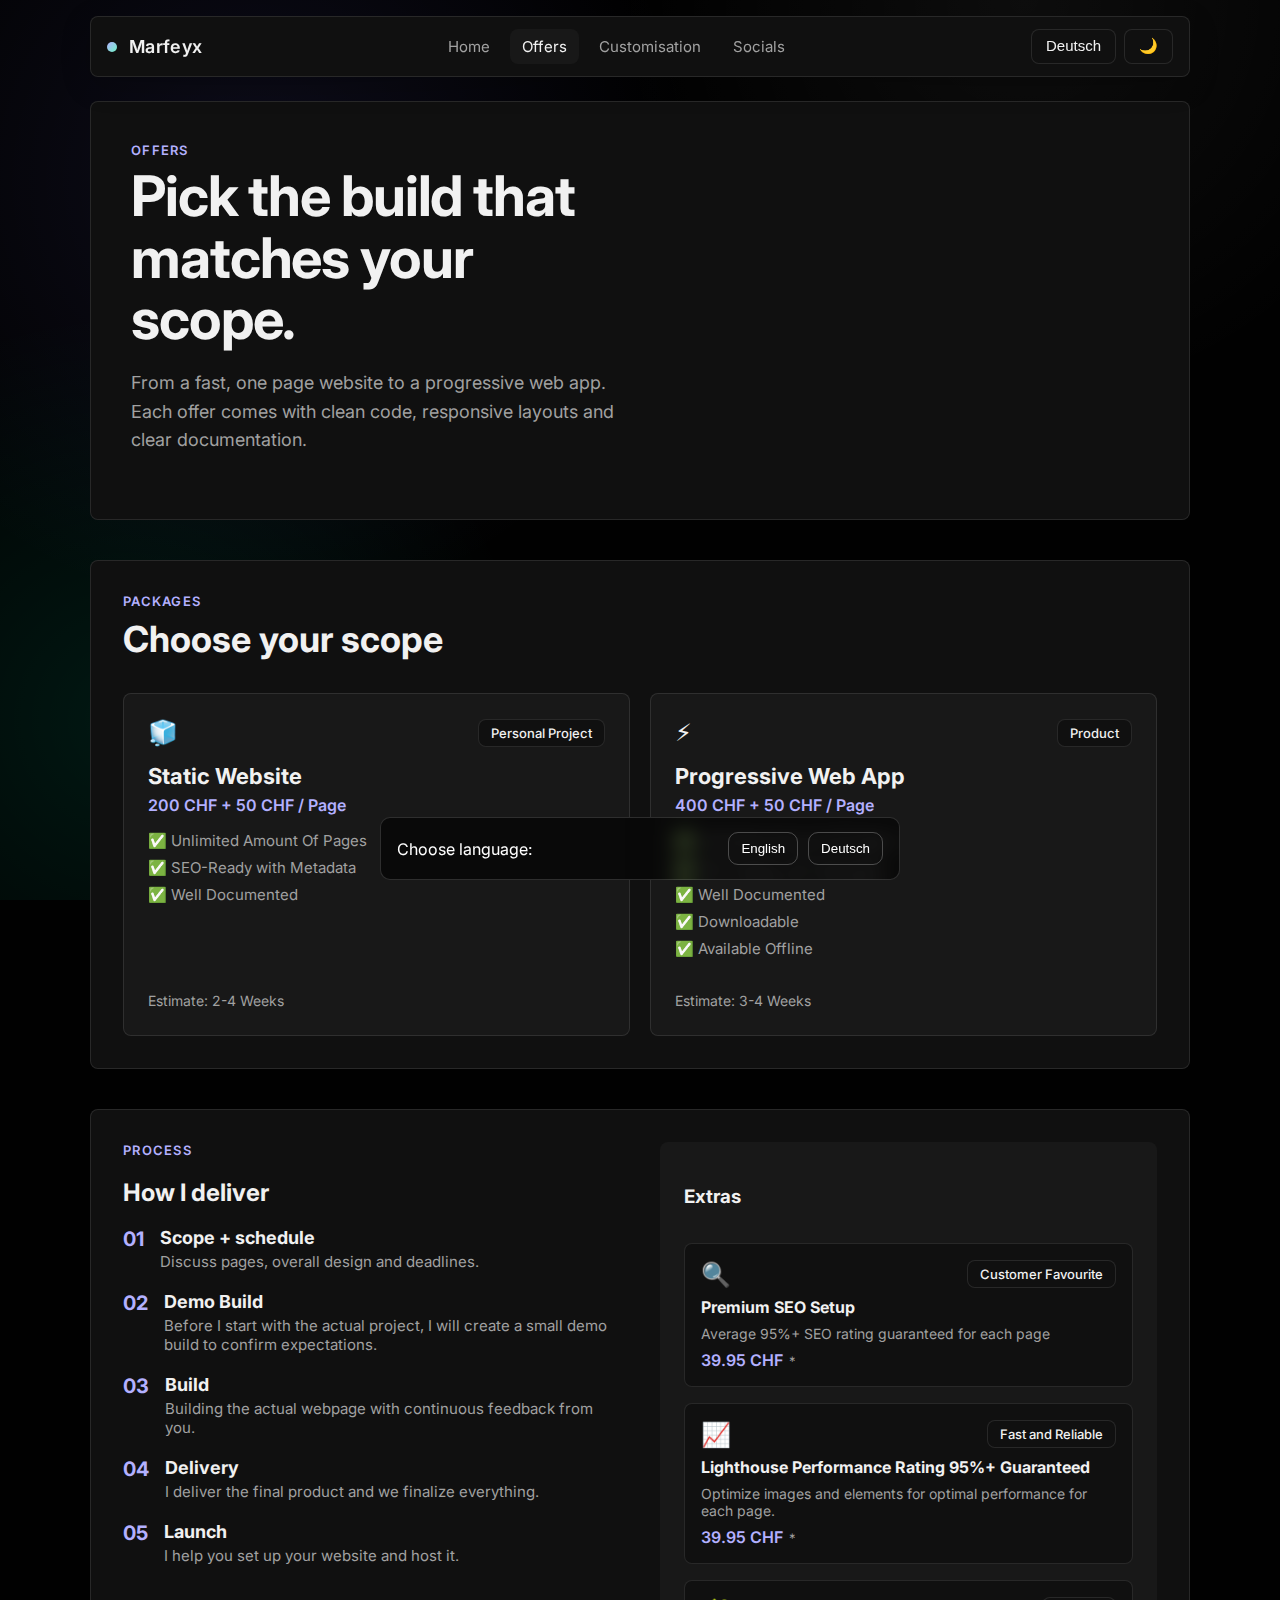
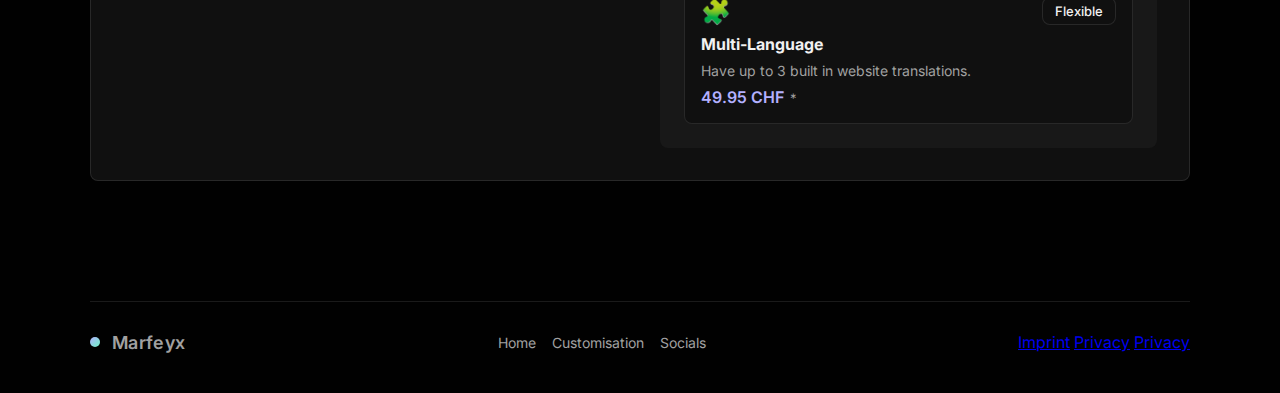
<file: offers/offers.html>
<!DOCTYPE html>
<html lang="en" data-theme="dark">
<head>
	<meta charset="UTF-8">
	<meta name="viewport" content="width=device-width, initial-scale=1.0">
	<title>Offers - Marfeyx</title>
	<link rel="icon" href="/ASSETS/cartIcon.png" type="image/png">
	<meta property="og:title" content="Offers - Marfeyx" />
	<meta property="og:description" content="Clear packages for static sites, full websites, and PWAs. Transparent pricing and delivery." />
	<meta property="og:type" content="website" />
	<meta property="og:url" content="https://marfeyx.ch/offers/offers.html">
	<meta property="og:image" content="https://marfeyx.ch/assets/og/offers.png">
	<meta name="twitter:card" content="summary_large_image" />
	<meta name="twitter:title" content="Offers - Marfeyx" />
	<meta name="twitter:description" content="Clear packages for static sites, full websites, and PWAs. Transparent pricing and delivery." />
	<meta name="twitter:image" content="https://marfeyx.ch/assets/og/offers.png" />
	<meta name="description" content="Web design and development packages from Marfeyx. Static sites, full websites with login/database, and PWAs. Clear scope, pricing, and delivery." />
	<link rel="preconnect" href="https://fonts.googleapis.com">
	<link rel="preconnect" href="https://fonts.gstatic.com" crossorigin>
	<link href="https://fonts.googleapis.com/css2?family=Inter:wght@400;500;600;700&display=swap" rel="stylesheet">
	<link rel="stylesheet" href="/index.css">
	<link rel="stylesheet" href="offers.css">
</head>
<body data-page="offers" data-lang="en">
	<header class="shell">
		<div class="brand">
			<div class="dot"></div>
			<span class="brand-name" data-i18n="brand">Marfeyx</span>
		</div>
		<nav class="nav" id="site-nav">
			<a href="/" class="nav-link" data-i18n="nav.home">Home</a>
			<a href="/offers/offers.html" class="nav-link active" data-i18n="nav.about">Offers</a>
			<a href="/customisation/customisation.html" class="nav-link" data-i18n="nav.customisation">Customisation</a>
			<a href="/socials/socials.html" class="nav-link" data-i18n="nav.socials">Socials</a>
		</nav>
		<div class="actions">
			<button class="pill menu-toggle" id="menu-toggle" type="button" aria-label="Menu" aria-expanded="false" aria-controls="site-nav"><span aria-hidden="true">☰</span></button>
			<button class="pill" id="lang-toggle" type="button" aria-label="Language toggle">
				<span class="lang-label" data-i18n="langToggle">Deutsch</span>
			</button>
			<button class="pill" id="theme-toggle" type="button" aria-label="Theme toggle">
				<span class="theme-icon">🌙</span>
			</button>
		</div>
	</header>

	<main class="shell">
		<section class="hero">
			<div class="hero-text">
				<p class="eyebrow" data-i18n="offers.eyebrow">Offers</p>
				<h1 data-i18n="offers.title">Pick the build that matches your scope.</h1>
				<p class="lede" data-i18n="offers.body">From a fast, one page website to a full progressive web app. Each offer comes with clean code, responsive layouts and clear documentation.</p>
				<div class="meta">
				</div>
			</div>
		</section>

		<section class="grid">
			<div class="section-head">
				<p class="eyebrow" data-i18n="offers.packages.eyebrow">Packages</p>
				<h2 data-i18n="offers.packages.title">Choose your scope</h2>
			</div>
			<div class="cards offers">
				<article class="card">
					<div class="card-top">
						<div class="icon">🧊</div>
						<span class="tag" data-i18n="offers.pkg1.tier">Personal Project</span>
					</div>
					<div class="card-heading">
						<h3 data-i18n="offers.pkg1.title">Full Static Website</h3>
						<div class="price" data-i18n="offers.pkg1.price">200 CHF + 50 CHF / Page</div>
					</div>
					<ul class="feature-list">
						<li data-i18n="offers.pkg1.feat1">✅ Unlimited Amount Of Pages</li>
						<li data-i18n="offers.pkg1.feat2">✅ SEO-Ready with Metadata</li>
						<li data-i18n="offers.pkg1.feat3">✅ Well Documented</li>
					</ul>
					<p class="hint" data-i18n="offers.pkg1.meta">Estimate: 2-4 Weeks</p>
				</article>
				<article class="card">
					<div class="card-top">
						<div class="icon">⚡</div>
						<span class="tag" data-i18n="offers.pkg3.tier">Product</span>
					</div>
					<div class="card-heading">
						<h3 data-i18n="offers.pkg3.title">Full Progressive Web App</h3>
						<div class="price" data-i18n="offers.pkg3.price">400 CHF + 50 CHF / Page</div>
					</div>
					<ul class="feature-list">
						<li data-i18n="offers.pkg3.feat1">✅ Unlimited Amount Of Pages</li>
						<li data-i18n="offers.pkg3.feat2">✅ SEO-Ready with Metadata</li>
						<li data-i18n="offers.pkg3.feat3">✅ Well Documented</li>
						<li data-i18n="offers.pkg3.feat4">✅ Downloadable</li>
						<li data-i18n="offers.pkg3.feat5">✅ Available Offline</li>
					</ul>
					<p class="hint" data-i18n="offers.pkg3.meta">Estimate: 3-4 Weeks</p>
				</article>
			</div>
		</section>

		<section class="columns">
			<div>
				<p class="eyebrow" data-i18n="offers.process.eyebrow">Process</p>
				<h2 data-i18n="offers.process.title">How I deliver</h2>
				<ul class="steps">
					<li>
						<span class="step-id">01</span>
						<div>
							<h4 data-i18n="offers.process.step1.title">Scope + schedule</h4>
							<p data-i18n="offers.process.step1.body">Discuss pages, overall design and deadlines.</p>
						</div>
					</li>
					<li>
						<span class="step-id">02</span>
						<div>
							<h4 data-i18n="offers.process.step2.title">Demo Build</h4>
							<p data-i18n="offers.process.step2.body">Before I start with the actual project, I will create a small demo build to confirm expectations.</p>
						</div>
					</li>
					<li>
						<span class="step-id">03</span>
						<div>
							<h4 data-i18n="offers.process.step3.title">Build</h4>
							<p data-i18n="offers.process.step3.body">Building the actual webpage with continuous feedback from you.</p>
						</div>
					</li>
					<li>
						<span class="step-id">04</span>
						<div>
							<h4 data-i18n="offers.process.step4.title">Delivery</h4>
							<p data-i18n="offers.process.step4.body">I deliver the final product and we finalize everything.</p>
						</div>
					</li>
					<li>
						<span class="step-id">05</span>
						<div>
							<h4 data-i18n="offers.process.step5.title">Launch</h4>
							<p data-i18n="offers.process.step5.body">I help you set up your website and host it.</p>
						</div>
					</li>
				</ul>
			</div>
			<div class="add-ons">
				<h3 data-i18n="offers.addons.subtitle">Extras</h3>
				<div class="addon-grid">
					<article class="addon-card">
						<div class="addon-header">
							<span class="icon">🔍</span>
							<span class="tag" data-i18n="offers.addons.seo.tag">Customer Favourite</span>
						</div>
						<h4 data-i18n="offers.addons.seo.title">Premium SEO Setup</h4>
						<p data-i18n="offers.addons.seo.body">Average 95%+ SEO rating guaranteed for each page</p>
						<div class="addon-price">
							<span class="price" data-i18n="offers.addons.seo.price">39.95 CHF</span>
							<span class="unit" data-i18n="offers.addons.seo.unit">*</span>
						</div>
					</article>
					<article class="addon-card">
						<div class="addon-header">
							<span class="icon">📈</span>
							<span class="tag" data-i18n="offers.addons.analytics.tag">Fast and Reliable</span>
						</div>
						<h4 data-i18n="offers.addons.analytics.title">Lighthouse Performance Rating 95%+ Guaranteed</h4>
						<p data-i18n="offers.addons.analytics.body">Optimize images and elements for optimal performance for each page.</p>
						<div class="addon-price">
							<span class="price" data-i18n="offers.addons.analytics.price">39.95 CHF</span>
							<span class="unit" data-i18n="offers.addons.analytics.unit">*</span>
						</div>
					</article>
					<article class="addon-card">
						<div class="addon-header">
							<span class="icon">🧩</span>
							<span class="tag" data-i18n="offers.addons.cms.tag">Flexible</span>
						</div>
						<h4 data-i18n="offers.addons.cms.title">Multi-Language</h4>
						<p data-i18n="offers.addons.cms.body">Have up to 3 built in website translations.</p>
						<div class="addon-price">
							<span class="price" data-i18n="offers.addons.cms.price">49.95 CHF</span>
							<span class="unit" data-i18n="offers.addons.analytics.unit">*</span>
						</div>
					</article>
				</div>
			</div>
		</section>
	</main>

	
	<footer class="shell footer">
		<div class="brand">
			<div class="dot"></div>
			<span class="brand-name" data-i18n="brand">Marfeyx</span>
		</div>
		<div class="foot-links">
			<a href="/" data-i18n="footer.home">Home</a>
			<a href="/customisation/customisation.html" data-i18n="footer.customisation">Customisation</a>
			<a href="/socials/socials.html" data-i18n="footer.socials">Socials</a>
		</div>
		<div class="legal-links">
			<a href="../impressum/impressum.html" data-i18n="footer.impressum">Impressum</a>
			<a href="../datenschutz/datenschutz.html" data-i18n="footer.privacy">Datenschutz</a>
			<a href="../rechtliches/rechtliches.html" data-i18n="footer.privacy">Rechtliches</a>
		</div>
	</footer>

	<script src="/JS/script.js" defer></script>
</body>
</html>
</file>
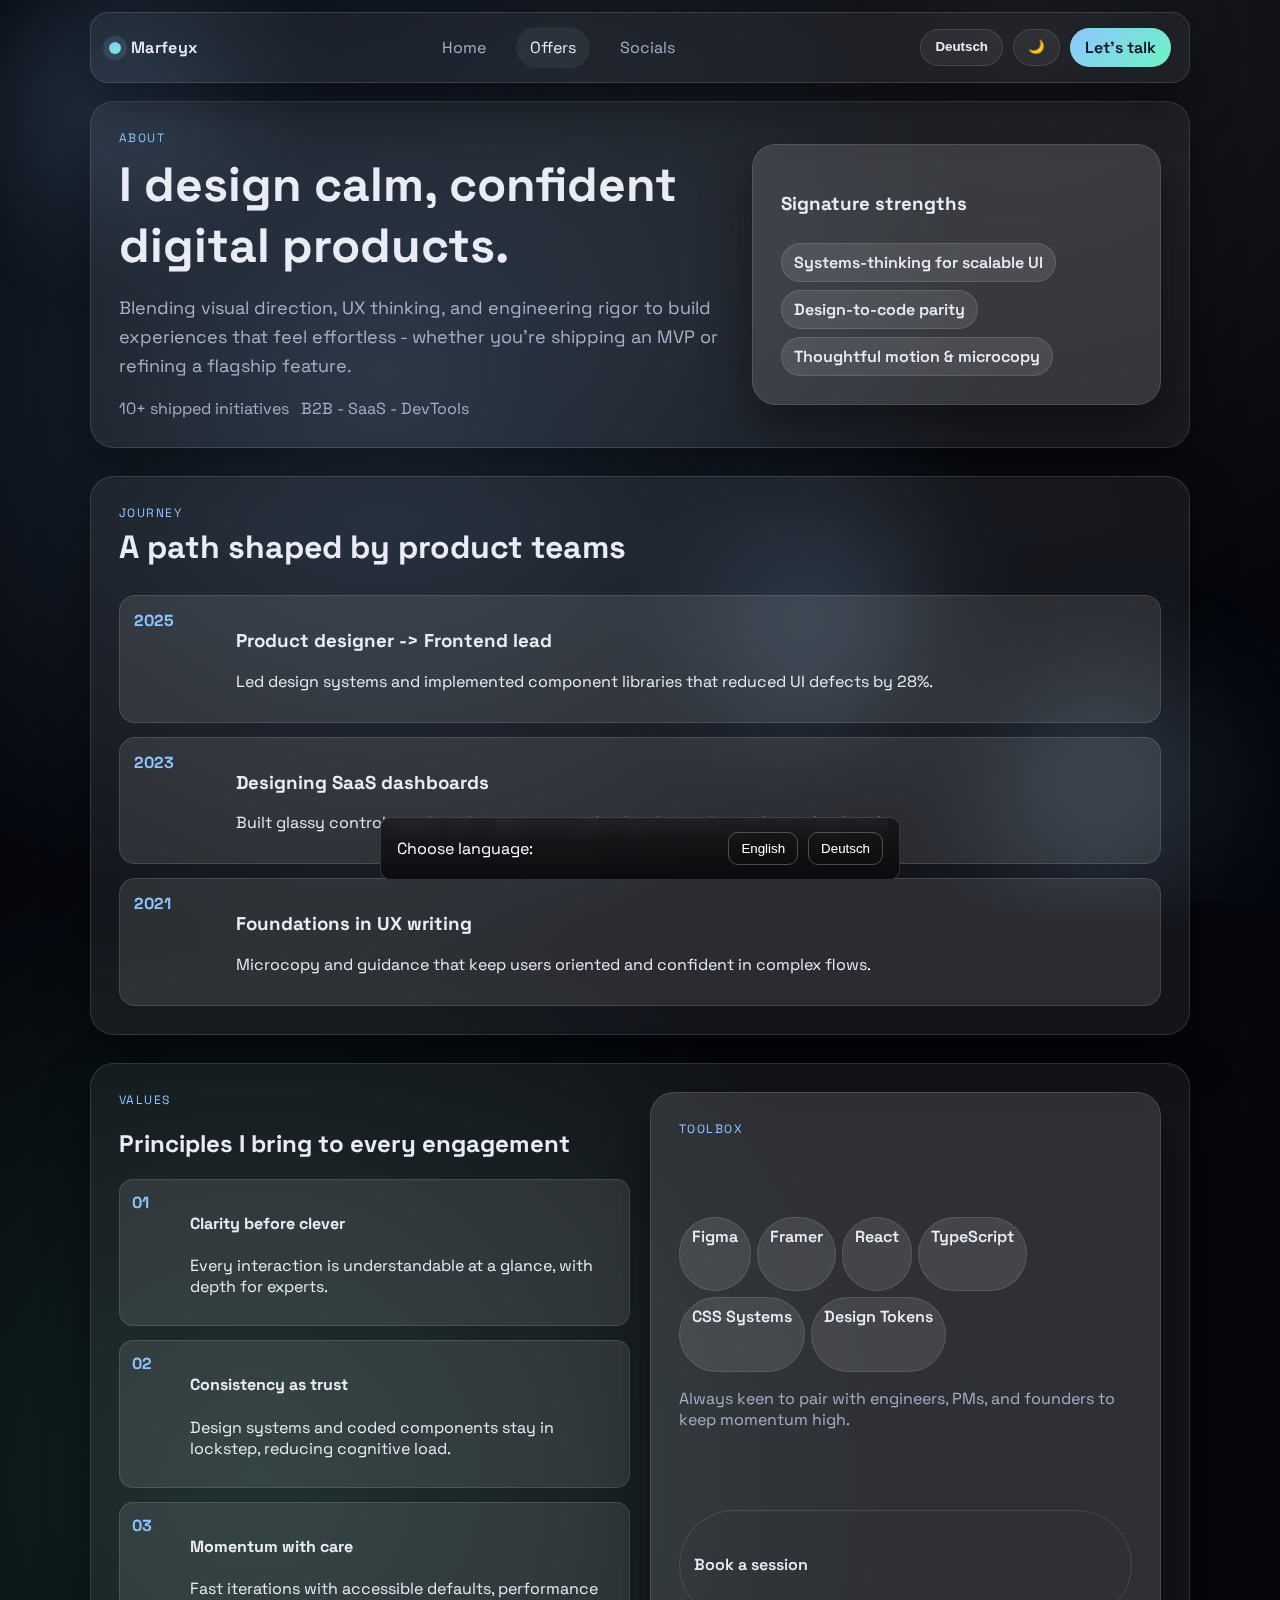
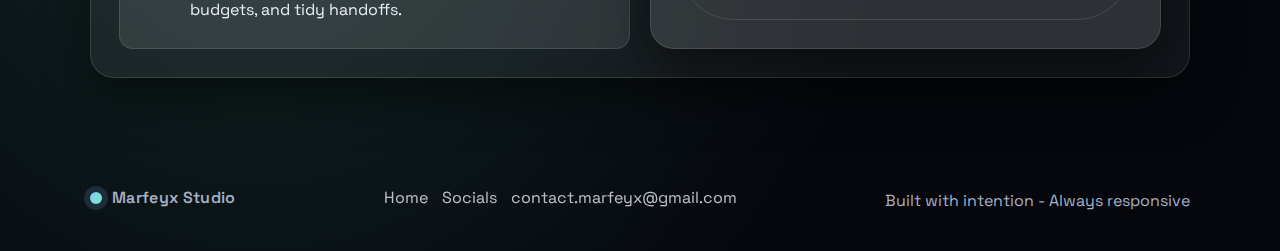
<file: PAGES/about.html>
<!DOCTYPE html>
<html lang="en" data-theme="dark">
<head>
	<meta charset="UTF-8">
	<meta name="viewport" content="width=device-width, initial-scale=1.0">
	<title>About - Marfeyx Studio</title>
	<link rel="preconnect" href="https://fonts.googleapis.com">
	<link rel="preconnect" href="https://fonts.gstatic.com" crossorigin>
	<link href="https://fonts.googleapis.com/css2?family=Space+Grotesk:wght@400;500;600;700&display=swap" rel="stylesheet">
	<link rel="stylesheet" href="../CSS/about.css">
</head>
<body data-page="about" data-lang="en">
	<div class="bg-layers" aria-hidden="true">
		<span class="orb orb-1"></span>
		<span class="orb orb-2"></span>
		<span class="orb orb-3"></span>
	</div>
	<header class="shell">
		<div class="brand">
			<div class="dot"></div>
			<span class="brand-name" data-i18n="brand">Marfeyx Studio</span>
		</div>
		<nav class="nav">
			<a href="../index.html" data-i18n="nav.home">Home</a>
			<a href="about.html" class="active" data-i18n="nav.about">About</a>
			<a href="socials.html" data-i18n="nav.socials">Socials</a>
		</nav>
		<div class="actions">
			<button class="pill" id="lang-toggle" type="button" aria-label="Language toggle">
				<span class="lang-label" data-i18n="langToggle">Deutsch</span>
			</button>
			<button class="pill" id="theme-toggle" type="button" aria-label="Theme toggle">
				<span class="theme-icon">🌙</span>
			</button>
			<a class="pill primary" href="socials.html" data-i18n="cta.contact">Let's talk</a>
		</div>
	</header>

	<main class="shell">
		<section class="hero glass">
			<div class="hero-text">
				<p class="eyebrow" data-i18n="about.eyebrow">About</p>
				<h1 data-i18n="about.title">I design calm, confident digital products.</h1>
				<p class="lede" data-i18n="about.body">Blending visual direction, UX thinking, and engineering rigor to build experiences that feel effortless - whether you're shipping an MVP or refining a flagship feature.</p>
				<div class="meta">
					<span data-i18n="about.meta1">10+ shipped initiatives</span>
					<span data-i18n="about.meta2">B2B - SaaS - DevTools</span>
				</div>
			</div>
			<div class="hero-card glass">
				<h3 data-i18n="about.card.title">Signature strengths</h3>
				<ul class="chips">
					<li data-i18n="about.card.item1">Systems-thinking for scalable UI</li>
					<li data-i18n="about.card.item2">Design-to-code parity</li>
					<li data-i18n="about.card.item3">Thoughtful motion & microcopy</li>
				</ul>
			</div>
		</section>

		<section class="grid glass">
			<div class="section-head">
				<p class="eyebrow" data-i18n="journey.eyebrow">Journey</p>
				<h2 data-i18n="journey.title">A path shaped by product teams</h2>
			</div>
			<div class="timeline">
				<article class="entry">
					<div class="year">2025</div>
					<div>
						<h3 data-i18n="journey.item1.title">Product designer -> Frontend lead</h3>
						<p data-i18n="journey.item1.body">Led design systems and implemented component libraries that reduced UI defects by 28%.</p>
					</div>
				</article>
				<article class="entry">
					<div class="year">2023</div>
					<div>
						<h3 data-i18n="journey.item2.title">Designing SaaS dashboards</h3>
						<p data-i18n="journey.item2.body">Built glassy control panels with responsive grids, clear hierarchy, and zero dead-ends.</p>
					</div>
				</article>
				<article class="entry">
					<div class="year">2021</div>
					<div>
						<h3 data-i18n="journey.item3.title">Foundations in UX writing</h3>
						<p data-i18n="journey.item3.body">Microcopy and guidance that keep users oriented and confident in complex flows.</p>
					</div>
				</article>
			</div>
		</section>

		<section class="columns glass">
			<div>
				<p class="eyebrow" data-i18n="values.eyebrow">Values</p>
				<h2 data-i18n="values.title">Principles I bring to every engagement</h2>
				<ul class="steps">
					<li>
						<span class="step-id">01</span>
						<div>
							<h4 data-i18n="values.item1.title">Clarity before clever</h4>
							<p data-i18n="values.item1.body">Every interaction is understandable at a glance, with depth for experts.</p>
						</div>
					</li>
					<li>
						<span class="step-id">02</span>
						<div>
							<h4 data-i18n="values.item2.title">Consistency as trust</h4>
							<p data-i18n="values.item2.body">Design systems and coded components stay in lockstep, reducing cognitive load.</p>
						</div>
					</li>
					<li>
						<span class="step-id">03</span>
						<div>
							<h4 data-i18n="values.item3.title">Momentum with care</h4>
							<p data-i18n="values.item3.body">Fast iterations with accessible defaults, performance budgets, and tidy handoffs.</p>
						</div>
					</li>
				</ul>
			</div>
			<div class="badge glass">
				<p class="eyebrow" data-i18n="skillset.title">Toolbox</p>
				<div class="chips tight">
					<span>Figma</span>
					<span>Framer</span>
					<span>React</span>
					<span>TypeScript</span>
					<span>CSS Systems</span>
					<span>Design Tokens</span>
				</div>
				<p class="hint" data-i18n="skillset.body">Always keen to pair with engineers, PMs, and founders to keep momentum high.</p>
				<a class="pill ghost" href="socials.html" data-i18n="skillset.cta">Book a session</a>
			</div>
		</section>
	</main>

	<footer class="shell footer">
		<div class="brand">
			<div class="dot"></div>
			<span class="brand-name">Marfeyx Studio</span>
		</div>
		<div class="foot-links">
			<a href="../index.html" data-i18n="footer.home">Home</a>
			<a href="socials.html" data-i18n="footer.socials">Socials</a>
			<a href="mailto:hello@marfeyx.com" data-i18n="footer.email">hello@marfeyx.com</a>
		</div>
		<p class="hint" data-i18n="footer.copy">Built with intention - Always responsive</p>
	</footer>

	<script src="../JS/script.js" defer></script>
</body>
</html>
</file>
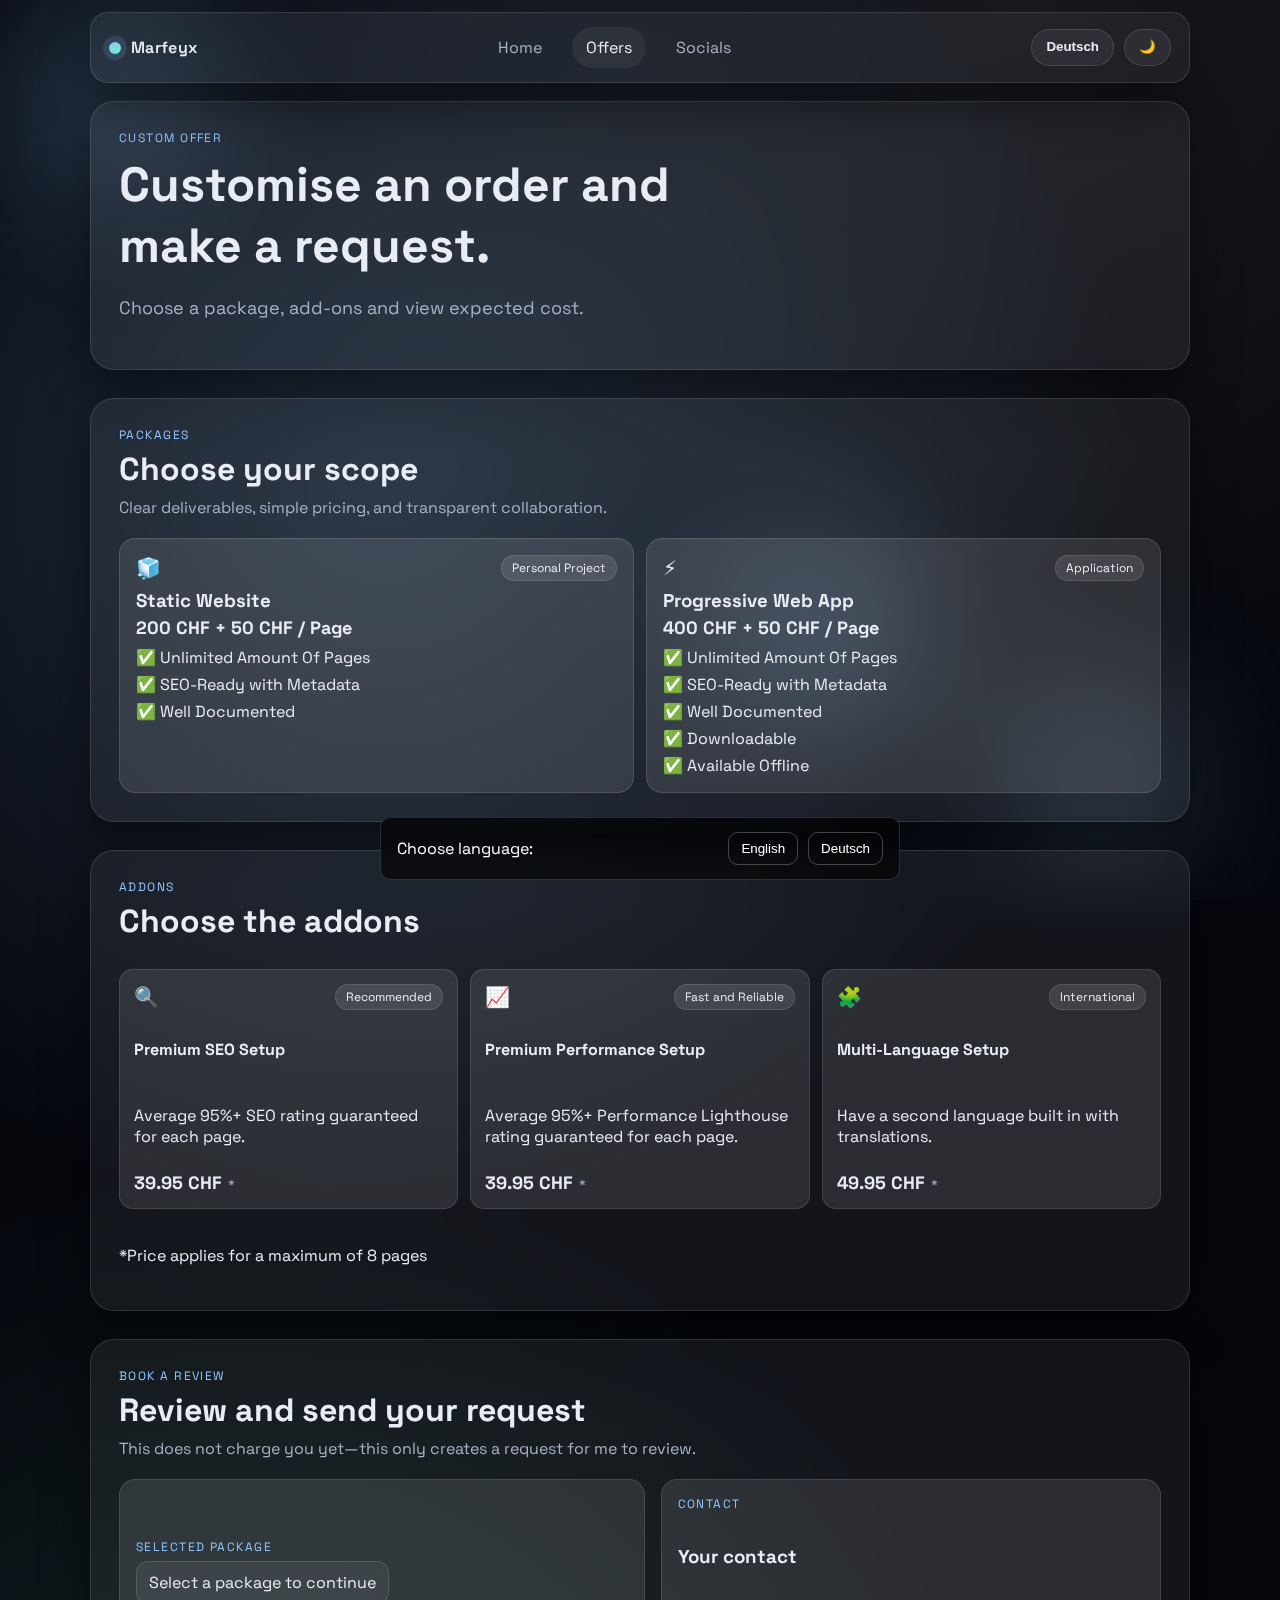
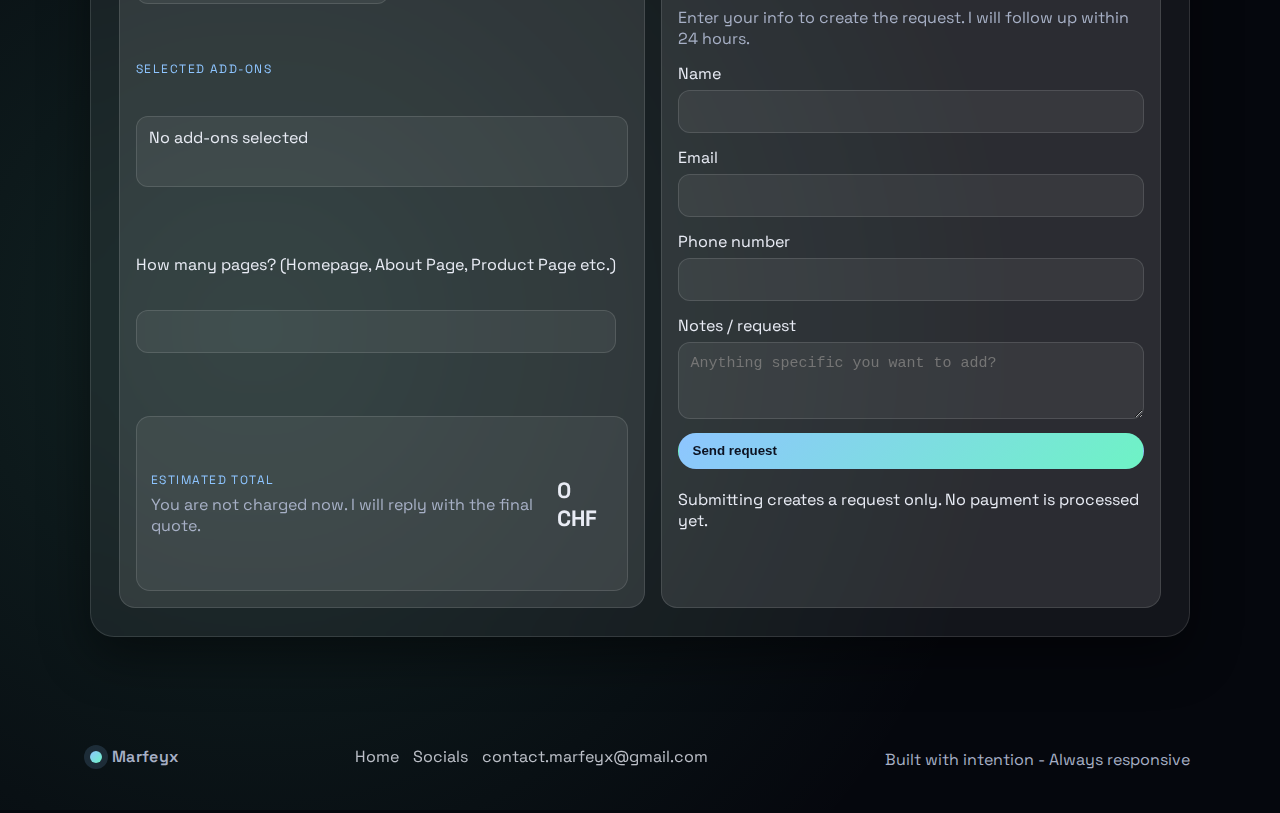
<file: PAGES/customisation.html>
<!DOCTYPE html>
<html lang="en" data-theme="dark">
<head>
	<meta charset="UTF-8">
	<meta name="viewport" content="width=device-width, initial-scale=1.0">
	<title>Custom Offer - Marfeyx</title>
	<link rel="icon" href="../ASSETS/cartIcon.png" type="image/png">
	<meta property="og:title" content="Offers - Marfeyx" />
	<meta property="og:description" content="Clear packages for static sites, full websites, and PWAs. Transparent pricing and delivery." />
	<meta property="og:type" content="website" />
	<meta property="og:url" content="https://marfeyx.ch/pages/offers.html">
	<meta property="og:image" content="https://marfeyx.ch/assets/og/offers.png">
	<meta name="twitter:card" content="summary_large_image" />
	<meta name="twitter:title" content="Offers - Marfeyx" />
	<meta name="twitter:description" content="Clear packages for static sites, full websites, and PWAs. Transparent pricing and delivery." />
	<meta name="twitter:image" content="https://marfeyx.ch/assets/og/offers.png" />
	<meta name="description" content="Web design and development packages from Marfeyx. Static sites, full websites with login/database, and PWAs. Clear scope, pricing, and delivery." />
	<link rel="preconnect" href="https://fonts.googleapis.com">
	<link rel="preconnect" href="https://fonts.gstatic.com" crossorigin>
	<link href="https://fonts.googleapis.com/css2?family=Space+Grotesk:wght@400;500;600;700&display=swap" rel="stylesheet">
	<link rel="stylesheet" href="../CSS/customisation.css">
</head>
<body data-page="offers" data-lang="en">
	<div class="bg-layers" aria-hidden="true">
		<span class="orb orb-1"></span>
		<span class="orb orb-2"></span>
		<span class="orb orb-3"></span>
	</div>
	<header class="shell">
		<div class="brand">
			<div class="dot"></div>
			<span class="brand-name" data-i18n="brand">Marfeyx</span>
		</div>
		<nav class="nav">
			<a href="../index.html" data-i18n="nav.home">Home</a>
			<a href="offers.html" class="active" data-i18n="nav.about">Offers</a>
			<a href="socials.html" data-i18n="nav.socials">Socials</a>
		</nav>
		<div class="actions">
			<button class="pill" id="lang-toggle" type="button" aria-label="Language toggle">
				<span class="lang-label" data-i18n="langToggle">Deutsch</span>
			</button>
			<button class="pill" id="theme-toggle" type="button" aria-label="Theme toggle">
				<span class="theme-icon">🌙</span>
			</button>
		</div>
	</header>

	<main class="shell">
		<section class="hero glass">
			<div class="hero-text">
				<p class="eyebrow" data-i18n="custom.eyebrow">custom offer</p>
				<h1 data-i18n="custom.title">Customise an order and make a request.</h1>
				<p class="lede" data-i18n="custom.body">Pick a package, stack add-ons, and send a request with your details.</p>
				<div class="meta">
				</div>
			</div>
		</section>

		<section class="grid glass">
			<div class="section-head">
				<p class="eyebrow" data-i18n="offers.packages.eyebrow">Packages</p>
				<h2 data-i18n="offers.packages.title">Choose your scope</h2>
				<p class="hint" data-i18n="offers.packages.body">Clear deliverables, simple pricing, and transparent collaboration.</p>
			</div>
			<div class="cards offers">
				<article class="card selectable" role="button" tabindex="0"
					 data-package-id="static"
					 data-package-name="Full Static Website"
					 data-base-price="200"
					 data-page-price="75">
					<div class="card-top">
						<div class="icon">🧊</div>
						<span class="tag" data-i18n="offers.pkg1.tier">Personal Project</span>
					</div>
					<div class="card-heading">
						<h3 data-i18n="offers.pkg1.title">Full Static Website</h3>
						<div class="price" data-i18n="offers.pkg1.price">From 275 CHF</div>
					</div>
					<ul class="feature-list">
						<li data-i18n="offers.pkg1.feat1">✅ Unlimited Amount Of Pages</li>
						<li data-i18n="offers.pkg1.feat2">✅ SEO-Ready with Metadata</li>
						<li data-i18n="offers.pkg1.feat3">✅ Well Documented</li>
						<li data-i18n="offers.pkg1.feat4">&nbsp;</li>
						<li data-i18n="offers.pkg1.feat5">&nbsp;</li>
					</ul>
				</article>
				<article class="card selectable" role="button" tabindex="0"
					 data-package-id="pwa"
					 data-package-name="Full Progressive Web App"
					 data-base-price="350"
					 data-page-price="75">
					<div class="card-top">
						<div class="icon">⚡</div>
						<span class="tag" data-i18n="custom.pkg3.tier">Application</span>
					</div>
					<div class="card-heading">
						<h3 data-i18n="offers.pkg3.title">Full Progressive Web App</h3>
						<div class="price" data-i18n="offers.pkg3.price">From 400 CHF</div>
					</div>
					<ul class="feature-list">
						<li data-i18n="offers.pkg3.feat1">✅ Unlimited Amount Of Pages</li>
						<li data-i18n="offers.pkg3.feat2">✅ SEO-Ready with Metadata</li>
						<li data-i18n="offers.pkg3.feat3">✅ Well Documented</li>
						<li data-i18n="offers.pkg3.feat4">✅ Downloadable</li>
						<li data-i18n="offers.pkg3.feat5">✅ Available Offline</li>
					</ul>
				</article>
			</div>
		</section>

		<section class="grid glass">
			<div class="section-head">
				<p class="eyebrow" data-i18n="custom.addons.eyebrow">Addons</p>
				<h2 data-i18n="custom.addons.title">Choose the addons</h2>
			</div>
			<div class="addon-grid">
				<article class="addon-card selectable" role="button" tabindex="0"
				 data-addon-id="seo"
				 data-addon-name="Premium SEO Setup"
				 data-addon-price="27.99">
					<div class="addon-header">
						<span class="icon">🔍</span>
						<span class="tag" data-i18n="custom.addons.seo.tag">Recommended</span>
					</div>
					<h4 data-i18n="custom.addons.seo.title">Premium SEO Setup</h4>
					<p data-i18n="custom.addons.seo.body">Average 95%+ SEO rating guaranteed for each page.</p>
					<div class="addon-price">
						<span class="price" data-i18n="custom.addons.seo.price">27.99 CHF</span>
						<span class="unit" data-i18n="custom.addons.seo.unit">*</span>
					</div>
				</article>
				<article class="addon-card selectable" role="button" tabindex="0"
				 data-addon-id="performance"
				 data-addon-name="Premium Performance Setup"
				 data-addon-price="19.99">
					<div class="addon-header">
						<span class="icon">📈</span>
						<span class="tag" data-i18n="custom.addons.performance.tag">Fast and Reliable</span>
					</div>
					<h4 data-i18n="custom.addons.performance.title">Premium Performance Setup</h4>
					<p data-i18n="custom.addons.performance.body">Average 95%+ Performance Lighthouse rating guaranteed for each page.</p>
					<div class="addon-price">
						<span class="price" data-i18n="custom.addons.performance.price">19.99 CHF</span>
						<span class="unit" data-i18n="custom.addons.performance.unit">*</span>
					</div>
				</article>
				<article class="addon-card selectable" role="button" tabindex="0"
				 data-addon-id="cms"
				 data-addon-name="Multi-Language Setup"
				 data-addon-price="35.99">
					<div class="addon-header">
						<span class="icon">🧩</span>
						<span class="tag" data-i18n="custom.addons.cms.tag">International</span>
					</div>
					<h4 data-i18n="custom.addons.cms.title">Multi-Language Setup</h4>
					<p data-i18n="custom.addons.cms.body">Have a second language built in with translations.</p>
					<div class="addon-price">
						<span class="price" data-i18n="custom.addons.cms.price">35.99 CHF</span>
						<span class="unit" data-i18n="custom.addons.cms.unit">*</span>
					</div>
				</article>
			</div>
			<p>*Price applies for a maximum of 8 pages</p>
		</section>

		<!-- ✅ CHECKOUT (EDITED) -->
		<section class="grid glass checkout" id="checkout">
			<div class="section-head">
				<p class="eyebrow" data-i18n="custom.checkout.eyebrow">Checkout</p>
				<h2 data-i18n="custom.checkout.title">Review and send your request</h2>
				<p class="hint" data-i18n="custom.checkout.body">This does not charge you yet—this only creates a request for me to review.</p>
			</div>

			<form class="checkout-form"
				action="https://formspree.io/f/meelayyp"
				method="POST"
				aria-label="Custom offer request">

				<input type="text" name="_gotcha" style="display:none">
				<input type="hidden" name="_subject" value="New custom request from marfeyx.ch">
				<input type="hidden" name="selected_package" id="selected-package-input">
				<input type="hidden" name="selected_addons" id="selected-addons-input">
				<input type="hidden" name="page_count" id="page-count-input">
				<input type="hidden" name="estimated_total" id="estimated-total-input">

				<div class="checkout-grid">
					<div class="summary">

						<div class="summary-row">
							<div>
								<p class="eyebrow" data-i18n="custom.checkout.selectedPackage">Selected package</p>

								<!-- Package shown as a full-width box like addons -->
								<ul class="selected-addons">
									<li id="selected-package" class="summary-box" data-i18n="custom.checkout.packageFallback">
										Select a package to continue
									</li>
									<li id="page-breakdown" class="summary-box" style="display:none;"></li>
								</ul>
							</div>
						</div>

						<div class="addons-summary">
							<p class="eyebrow" data-i18n="custom.checkout.addonsLabel">Selected add-ons</p>
							<ul id="selected-addons" class="selected-addons">
								<li data-i18n="custom.checkout.noAddons">No add-ons selected</li>
							</ul>
							<p class="fine-print addon-warning" id="addon-warning"></p>
						</div>

						<label class="field inline-field">
							<span data-i18n="custom.checkout.pagesLabel">How many pages? (Homepage, About Page, Product Page etc.)</span>
							<input type="number" id="page-count" name="pages" inputmode="numeric">
							<p class="fine-print" id="pages-error" aria-live="polite"></p>
						</label>

						<div class="total">
							<div>
								<p class="eyebrow" data-i18n="custom.checkout.total">Estimated total</p>
								<p class="hint" data-i18n="custom.checkout.notice">You are not charged now. I will reply with the final quote.</p>
							</div>
							<span class="total-value" id="total-price">0 CHF</span>
						</div>
					</div>

					<div class="contact">
						<p class="eyebrow" data-i18n="custom.checkout.contactEyebrow">Contact</p>
						<h3 data-i18n="custom.checkout.contactTitle">Share your details</h3>
						<p class="hint" data-i18n="custom.checkout.contactBody">Enter your info to create the request. I will follow up within 24 hours.</p>

						<label class="field">
							<span data-i18n="custom.checkout.name">Name</span>
							<input type="text" name="name" required>
						</label>

						<label class="field">
							<span data-i18n="custom.checkout.email">Email</span>
							<input type="email" name="email" required>
						</label>

						<label class="field">
							<span data-i18n="custom.checkout.phone">Phone number</span>
							<input type="tel" name="phone" required>
						</label>

						<label class="field">
							<span data-i18n="custom.checkout.notes">Project notes (optional)</span>
							<textarea name="message" rows="3" placeholder="Anything specific you want to add?"></textarea>
						</label>

						<button class="pill primary" type="submit" data-i18n="custom.checkout.submit">Create request</button>
						<p class="fine-print">Submitting creates a request only. No payment is processed yet.</p>
						<p class="form-status" id="form-status" aria-live="polite"></p>
					</div>
				</div>
			</form>
		</section>
	</main>

	<footer class="shell footer">
		<div class="brand">
			<div class="dot"></div>
			<span class="brand-name">Marfeyx</span>
		</div>
		<div class="foot-links">
			<a href="../index.html" data-i18n="footer.home">Home</a>
			<a href="socials.html" data-i18n="footer.socials">Socials</a>
			<a href="mailto:contact.marfeyx@gmail.com" data-i18n="footer.email">contact.marfeyx@gmail.com</a>
		</div>
		<p class="hint" data-i18n="footer.copy">Built with intention - Always responsive</p>
	</footer>

	<script src="../JS/script.js" defer></script>
	<script src="../JS/customisation.js" defer></script>
</body>
</html>
</file>
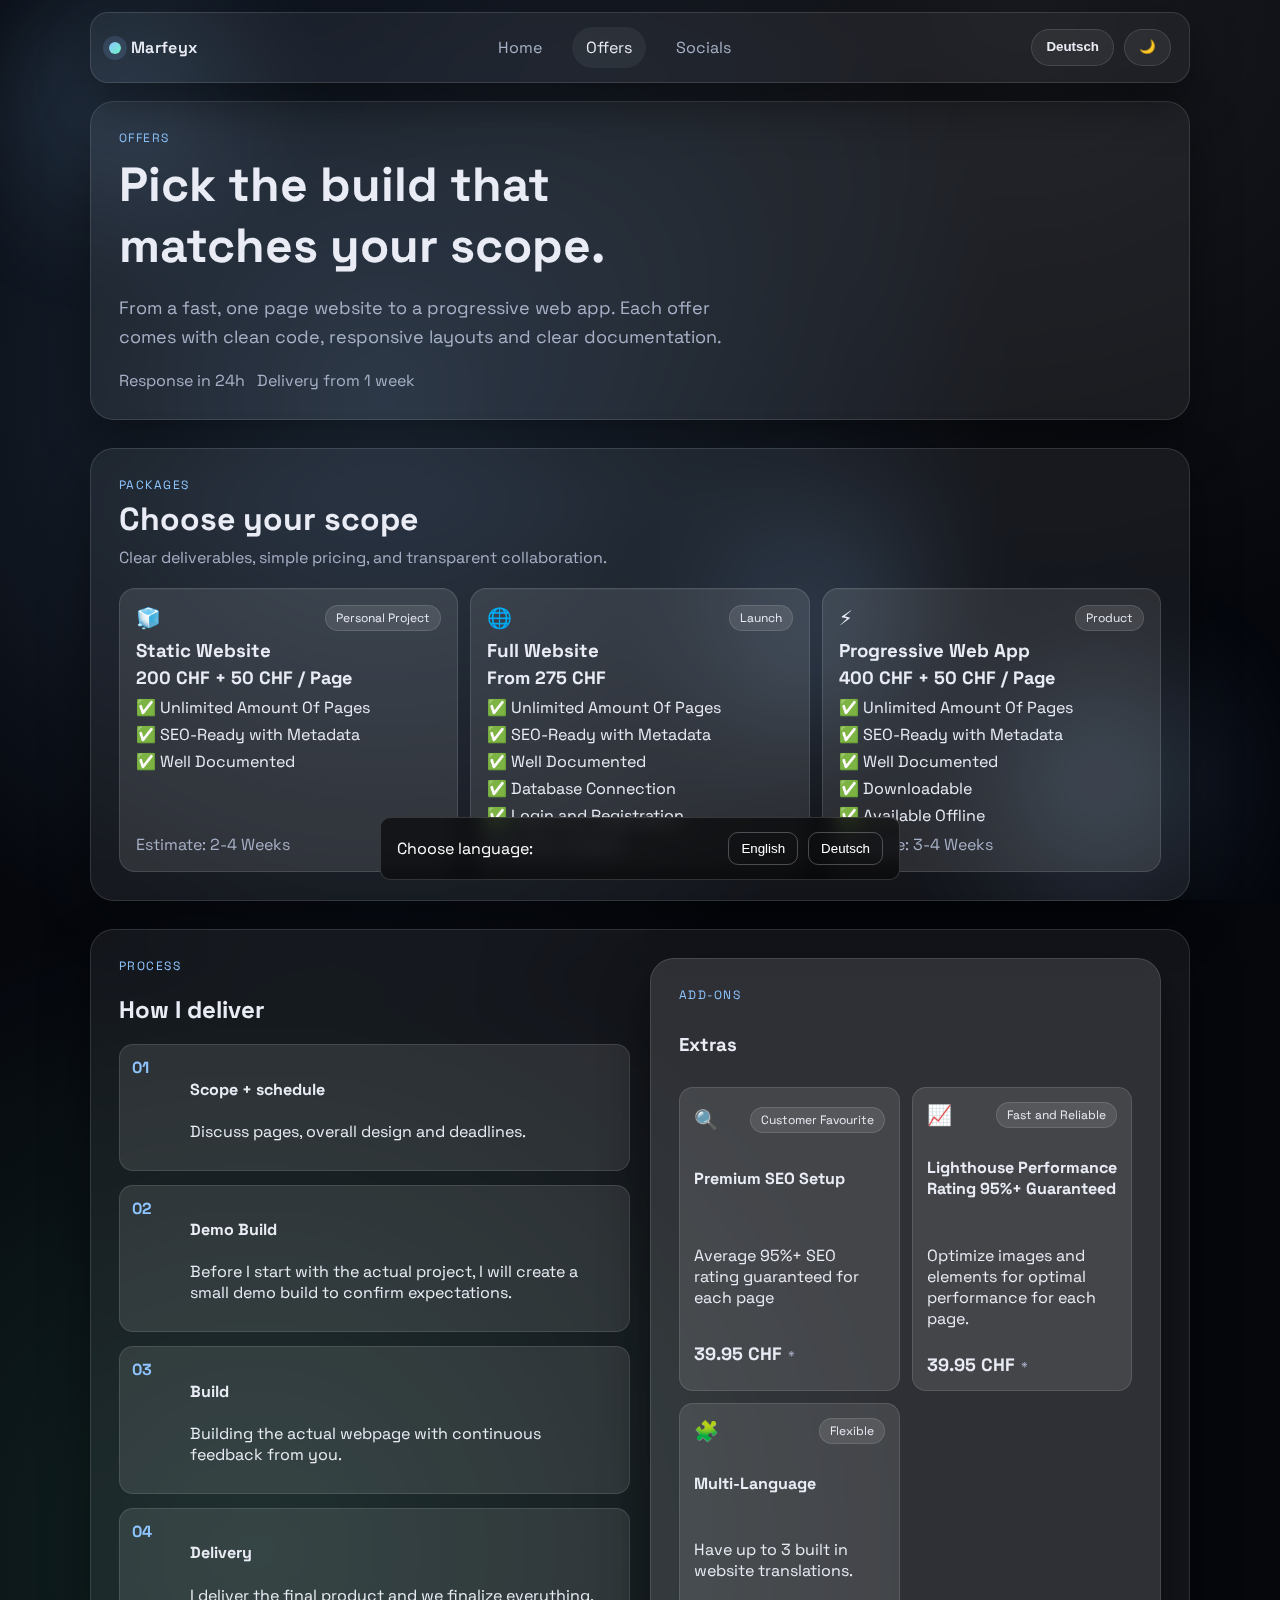
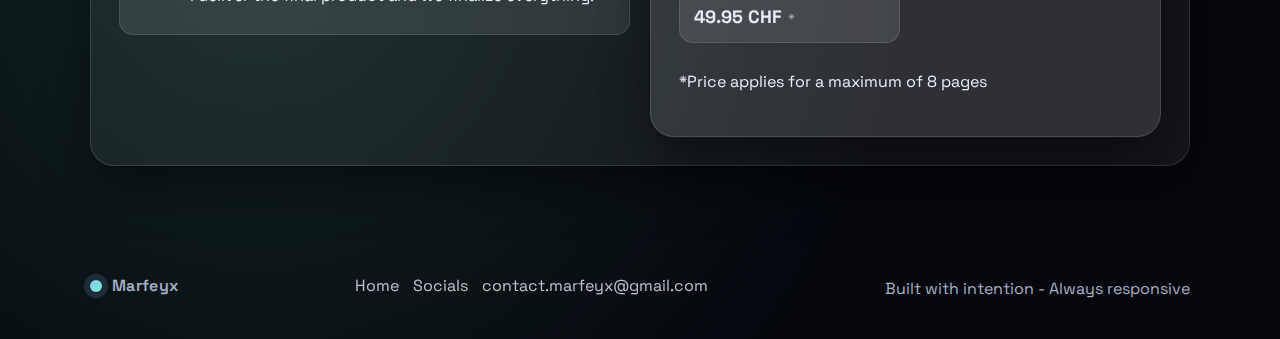
<file: PAGES/offers.html>
<!DOCTYPE html>
<html lang="en" data-theme="dark">
<head>
	<meta charset="UTF-8">
	<meta name="viewport" content="width=device-width, initial-scale=1.0">
	<title>Offers - Marfeyx</title>
	<link rel="icon" href="../ASSETS/cartIcon.png" type="image/png">
	<meta property="og:title" content="Offers - Marfeyx" />
	<meta property="og:description" content="Clear packages for static sites, full websites, and PWAs. Transparent pricing and delivery." />
	<meta property="og:type" content="website" />
	<meta property="og:url" content="https://marfeyx.ch/pages/offers.html">
	<meta property="og:image" content="https://marfeyx.ch/assets/og/offers.png">
	<meta name="twitter:card" content="summary_large_image" />
	<meta name="twitter:title" content="Offers - Marfeyx" />
	<meta name="twitter:description" content="Clear packages for static sites, full websites, and PWAs. Transparent pricing and delivery." />
	<meta name="twitter:image" content="https://marfeyx.ch/assets/og/offers.png" />
	<meta name="description" content="Web design and development packages from Marfeyx. Static sites, full websites with login/database, and PWAs. Clear scope, pricing, and delivery." />
	<link rel="preconnect" href="https://fonts.googleapis.com">
	<link rel="preconnect" href="https://fonts.gstatic.com" crossorigin>
	<link href="https://fonts.googleapis.com/css2?family=Space+Grotesk:wght@400;500;600;700&display=swap" rel="stylesheet">
	<link rel="stylesheet" href="../CSS/offers.css">
</head>
<body data-page="offers" data-lang="en">
	<div class="bg-layers" aria-hidden="true">
		<span class="orb orb-1"></span>
		<span class="orb orb-2"></span>
		<span class="orb orb-3"></span>
	</div>
	<header class="shell">
		<div class="brand">
			<div class="dot"></div>
			<span class="brand-name" data-i18n="brand">Marfeyx</span>
		</div>
		<nav class="nav">
			<a href="../index.html" data-i18n="nav.home">Home</a>
			<a href="offers.html" class="active" data-i18n="nav.about">Offers</a>
			<a href="socials.html" data-i18n="nav.socials">Socials</a>
		</nav>
		<div class="actions">
			<button class="pill" id="lang-toggle" type="button" aria-label="Language toggle">
				<span class="lang-label" data-i18n="langToggle">Deutsch</span>
			</button>
			<button class="pill" id="theme-toggle" type="button" aria-label="Theme toggle">
				<span class="theme-icon">🌙</span>
			</button>
		</div>
	</header>

	<main class="shell">
		<section class="hero glass">
			<div class="hero-text">
				<p class="eyebrow" data-i18n="offers.eyebrow">Offers</p>
				<h1 data-i18n="offers.title">Pick the build that matches your scope.</h1>
				<p class="lede" data-i18n="offers.body">From a fast one-pager to a full progressive web app, each offer ships with clean code, responsive layouts, and clear handoff.</p>
				<div class="meta">
					<span data-i18n="offers.meta1">Response in 24h</span>
					<span data-i18n="offers.meta2">Delivery from 1 week</span>
				</div>
			</div>
		</section>

		<section class="grid glass">
			<div class="section-head">
				<p class="eyebrow" data-i18n="offers.packages.eyebrow">Packages</p>
				<h2 data-i18n="offers.packages.title">Choose your scope</h2>
				<p class="hint" data-i18n="offers.packages.body">Clear deliverables, simple pricing, and transparent collaboration.</p>
			</div>
			<div class="cards offers">
				<article class="card">
					<div class="card-top">
						<div class="icon">🧊</div>
						<span class="tag" data-i18n="offers.pkg1.tier">Personal Project</span>
					</div>
					<div class="card-heading">
						<h3 data-i18n="offers.pkg1.title">Full Static Website</h3>
						<div class="price" data-i18n="offers.pkg1.price">200 CHF + 75 CHF / Page</div>
					</div>
					<ul class="feature-list">
						<li data-i18n="offers.pkg1.feat1">✅ Unlimited Amount Of Pages</li>
						<li data-i18n="offers.pkg1.feat2">✅ SEO-Ready with Metadata</li>
						<li data-i18n="offers.pkg1.feat3">✅ Well Documented</li>
						<li data-i18n="offers.pkg1.feat4">&nbsp;</li>
						<li data-i18n="offers.pkg1.feat5">&nbsp;</li>
					</ul>
					<p class="hint" data-i18n="offers.pkg1.meta">Estimate: 2-4 Weeks</p>
				</article>
				<article class="card">
					<div class="card-top">
						<div class="icon">🌐</div>
						<span class="tag" data-i18n="offers.pkg2.tier">Launch</span>
					</div>
					<div class="card-heading">
						<h3 data-i18n="offers.pkg2.title">Full Website</h3>
						<div class="price" data-i18n="offers.pkg2.price">From 275 CHF</div>
					</div>
					<ul class="feature-list">
						<li data-i18n="offers.pkg2.feat1">✅ Unlimited Amount Of Pages</li>
						<li data-i18n="offers.pkg2.feat2">✅ SEO-Ready with Metadata</li>
						<li data-i18n="offers.pkg2.feat3">✅ Well Documented</li>
						<li data-i18n="offers.pkg2.feat4">✅ Database Connection</li>
						<li data-i18n="offers.pkg2.feat5">✅ Login and Registration</li>
					</ul>
					<p class="hint" data-i18n="offers.pkg2.meta">Estimate: 4 Weeks</p>
				</article>
				<article class="card">
					<div class="card-top">
						<div class="icon">⚡</div>
						<span class="tag" data-i18n="offers.pkg3.tier">Product</span>
					</div>
					<div class="card-heading">
						<h3 data-i18n="offers.pkg3.title">Full Progressive Web App</h3>
						<div class="price" data-i18n="offers.pkg3.price">CHF 350 + 75 CHF / Page</div>
					</div>
					<ul class="feature-list">
						<li data-i18n="offers.pkg3.feat1">✅ Unlimited Amount Of Pages</li>
						<li data-i18n="offers.pkg3.feat2">✅ SEO-Ready with Metadata</li>
						<li data-i18n="offers.pkg3.feat3">✅ Well Documented</li>
						<li data-i18n="offers.pkg3.feat4">✅ Downloadable</li>
						<li data-i18n="offers.pkg3.feat5">✅ Available Offline</li>
					</ul>
					<p class="hint" data-i18n="offers.pkg3.meta">Estimate: 3-4 Weeks</p>
				</article>
			</div>
		</section>

		<section class="columns glass">
			<div>
				<p class="eyebrow" data-i18n="offers.process.eyebrow">Process</p>
				<h2 data-i18n="offers.process.title">How we deliver</h2>
				<ul class="steps">
					<li>
						<span class="step-id">01</span>
						<div>
							<h4 data-i18n="offers.process.step1.title">Scope + schedule</h4>
							<p data-i18n="offers.process.step1.body">Discuss pages, overall design and deadlines.</p>
						</div>
					</li>
					<li>
						<span class="step-id">02</span>
						<div>
							<h4 data-i18n="offers.process.step2.title">Demo Build</h4>
							<p data-i18n="offers.process.step2.body">Before I start with the actual project, I will create a small demo build to confirm expectations.</p>
						</div>
					</li>
					<li>
						<span class="step-id">03</span>
						<div>
							<h4 data-i18n="offers.process.step3.title">Build</h4>
							<p data-i18n="offers.process.step3.body">Building the actual webpage with continuous feedback from you.</p>
						</div>
					</li>
					<li>
						<span class="step-id">04</span>
						<div>
							<h4 data-i18n="offers.process.step4.title">Launch + Delivery</h4>
							<p data-i18n="offers.process.step4.body">I deliver the final product and we finalize everything.</p>
						</div>
					</li>
				</ul>
			</div>
			<div class="badge glass add-ons">
				<p class="eyebrow" data-i18n="offers.addons.title">Add-ons</p>
				<h3 data-i18n="offers.addons.subtitle">Productized extras you can stack.</h3>
				<div class="addon-grid">
					<article class="addon-card">
						<div class="addon-header">
							<span class="icon">🔍</span>
							<span class="tag" data-i18n="offers.addons.seo.tag">Customer Favourite</span>
						</div>
						<h4 data-i18n="offers.addons.seo.title">Premium SEO Setup</h4>
						<p data-i18n="offers.addons.seo.body">Average 95%+ SEO rating guaranteed for each page</p>
						<div class="addon-price">
							<span class="price" data-i18n="offers.addons.seo.price">27.99 CHF</span>
							<span class="unit" data-i18n="offers.addons.seo.unit">*</span>
						</div>
					</article>
					<article class="addon-card">
						<div class="addon-header">
							<span class="icon">📈</span>
							<span class="tag" data-i18n="offers.addons.analytics.tag">Fast and Reliable</span>
						</div>
						<h4 data-i18n="offers.addons.analytics.title">Lighthouse Performance Rating 95%+ Guaranteed</h4>
						<p data-i18n="offers.addons.analytics.body">Optimize images and elements for optimal performance for each page.</p>
						<div class="addon-price">
							<span class="price" data-i18n="offers.addons.analytics.price">19.99 CHF</span>
							<span class="unit" data-i18n="offers.addons.analytics.unit">*</span>
						</div>
					</article>
					<article class="addon-card">
						<div class="addon-header">
							<span class="icon">🧩</span>
							<span class="tag" data-i18n="offers.addons.cms.tag">Flexible</span>
						</div>
						<h4 data-i18n="offers.addons.cms.title">Multi-Language</h4>
						<p data-i18n="offers.addons.cms.body">Have up to 3 built in website translations.</p>
						<div class="addon-price">
							<span class="price" data-i18n="offers.addons.cms.price">35.99 CHF</span>
							<span class="unit" data-i18n="offers.addons.analytics.unit">*</span>
						</div>
					</article>
				</div>
				<p>*Price applies for a maximum of 8 pages</p>
			</div>
		</section>
	</main>

	<footer class="shell footer">
		<div class="brand">
			<div class="dot"></div>
			<span class="brand-name">Marfeyx</span>
		</div>
		<div class="foot-links">
			<a href="../index.html" data-i18n="footer.home">Home</a>
			<a href="socials.html" data-i18n="footer.socials">Socials</a>
			<a href="mailto:contact.marfeyx@gmail.com" data-i18n="footer.email">contact.marfeyx@gmail.com</a>
		</div>
		<p class="hint" data-i18n="footer.copy">Built with intention - Always responsive</p>
	</footer>

	<script src="../JS/script.js" defer></script>
</body>
</html>
</file>
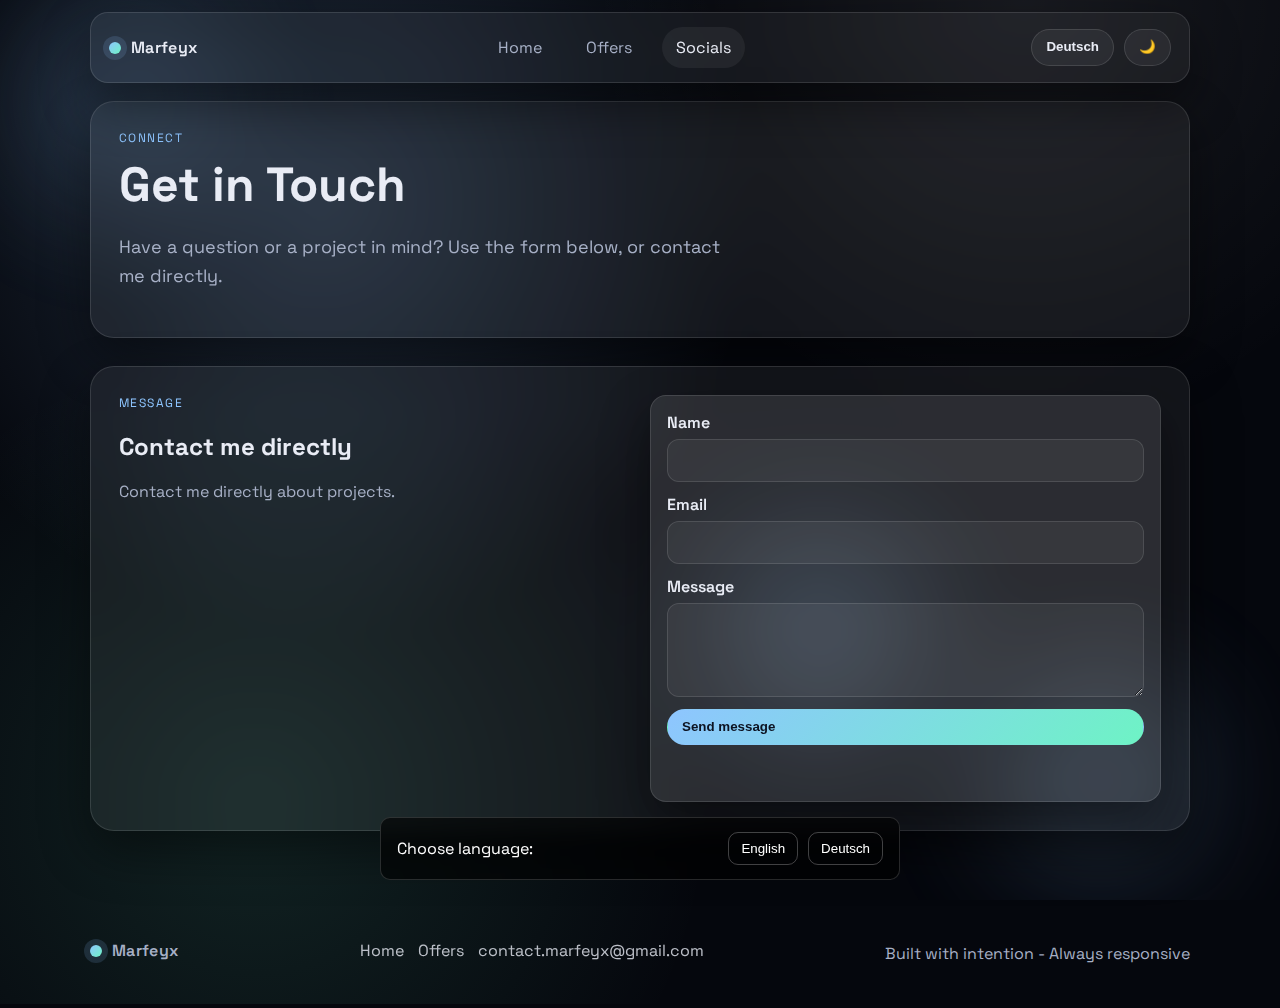
<file: PAGES/socials.html>
<!DOCTYPE html>
<html lang="en" data-theme="dark">
<head>
	<meta charset="UTF-8">
	<meta name="viewport" content="width=device-width, initial-scale=1.0">
	<title>Socials - Marfeyx</title>
	<link rel="icon" href="../ASSETS/SocialsIcon.png" type="image/png">
	<meta name="description" content="Contact Marfeyx directly about projects, collaborations or questions. Quick responses within 24 hours.">
	<meta property="og:title" content="Contact - Marfeyx">
	<meta property="og:description" content="Reach out about projects or collaborations. I respond within 24 hours.">
	<meta property="og:type" content="website">
	<meta property="og:url" content="https://marfeyx.ch/PAGES/socials.html">
	<meta property="og:image" content="https://marfeyx.ch/assets/og/contact.png">
	<link rel="preconnect" href="https://fonts.googleapis.com">
	<link rel="preconnect" href="https://fonts.gstatic.com" crossorigin>
	<link href="https://fonts.googleapis.com/css2?family=Space+Grotesk:wght@400;500;600;700&display=swap" rel="stylesheet">
	<link rel="stylesheet" href="../CSS/socials.css">
</head>
<body data-page="socials" data-lang="en">
	<div class="bg-layers" aria-hidden="true">
		<span class="orb orb-1"></span>
		<span class="orb orb-2"></span>
		<span class="orb orb-3"></span>
	</div>
	<header class="shell">
		<div class="brand">
			<div class="dot"></div>
			<span class="brand-name" data-i18n="brand">Marfeyx</span>
		</div>
		<nav class="nav">
			<a href="../index.html" data-i18n="nav.home">Home</a>
			<a href="offers.html" data-i18n="nav.about">Offers</a>
			<a href="socials.html" class="active" data-i18n="nav.socials">Socials</a>
		</nav>
		<div class="actions">
			<button class="pill" id="lang-toggle" type="button" aria-label="Language toggle">
				<span class="lang-label" data-i18n="langToggle">Deutsch</span>
			</button>
			<button class="pill" id="theme-toggle" type="button" aria-label="Theme toggle">
				<span class="theme-icon">🌙</span>
			</button>
		</div>
	</header>

	<main class="shell">
		<section class="hero glass">
			<div class="hero-text">
				<p class="eyebrow" data-i18n="socials.eyebrow">Connect</p>
				<h1 data-i18n="socials.title">Let's build something clear and bold.</h1>
				<p class="lede" data-i18n="socials.body">Whether you have a question about my code, my packages or anything else.</p>
			</div>
		</section>

		<section class="columns glass">
			<div>
				<p class="eyebrow" data-i18n="form.eyebrow">Message</p>
				<h2 data-i18n="form.title">Contact me directly</h2>
				<p class="hint" data-i18n="form.body">Contact me directly about projects.</p>
			</div>
			<form class="form"
                action="https://formspree.io/f/meelayyp"
                method="POST"
                aria-label="Contact form">

                <input type="text" name="_gotcha" style="display:none">

                <input type="hidden" name="_subject" value="New message from marfeyx.ch">

                <label>
                    <span data-i18n="form.name">Name</span>
                    <input type="text" name="name" required>
                </label>

                <label>
                    <span data-i18n="form.email">Email</span>
                    <input type="email" name="email" required>
                </label>

                <label>
                    <span data-i18n="form.project">Message</span>
                    <textarea name="message" rows="4" required></textarea>
                </label>

                <button class="pill primary"
                        type="submit"
                        data-i18n="form.submit">
                    Send message
                </button>

                <p class="form-status" id="form-status" style="margin-top:12px;"></p>
            </form>
		</section>
	</main>

	<footer class="shell footer">
		<div class="brand">
			<div class="dot"></div>
			<span class="brand-name">Marfeyx</span>
		</div>
		<div class="foot-links">
			<a href="../index.html" data-i18n="footer.home">Home</a>
			<a href="offers.html" data-i18n="footer.about">Offers</a>
			<a href="mailto:contact.marfeyx@gmail.com" data-i18n="footer.email">contact.marfeyx@gmail.com</a>
		</div>
		<p class="hint" data-i18n="footer.copy">Built with intention - Always responsive</p>
	</footer>

	<script src="../JS/script.js" defer></script>
</body>
</html>
</file>
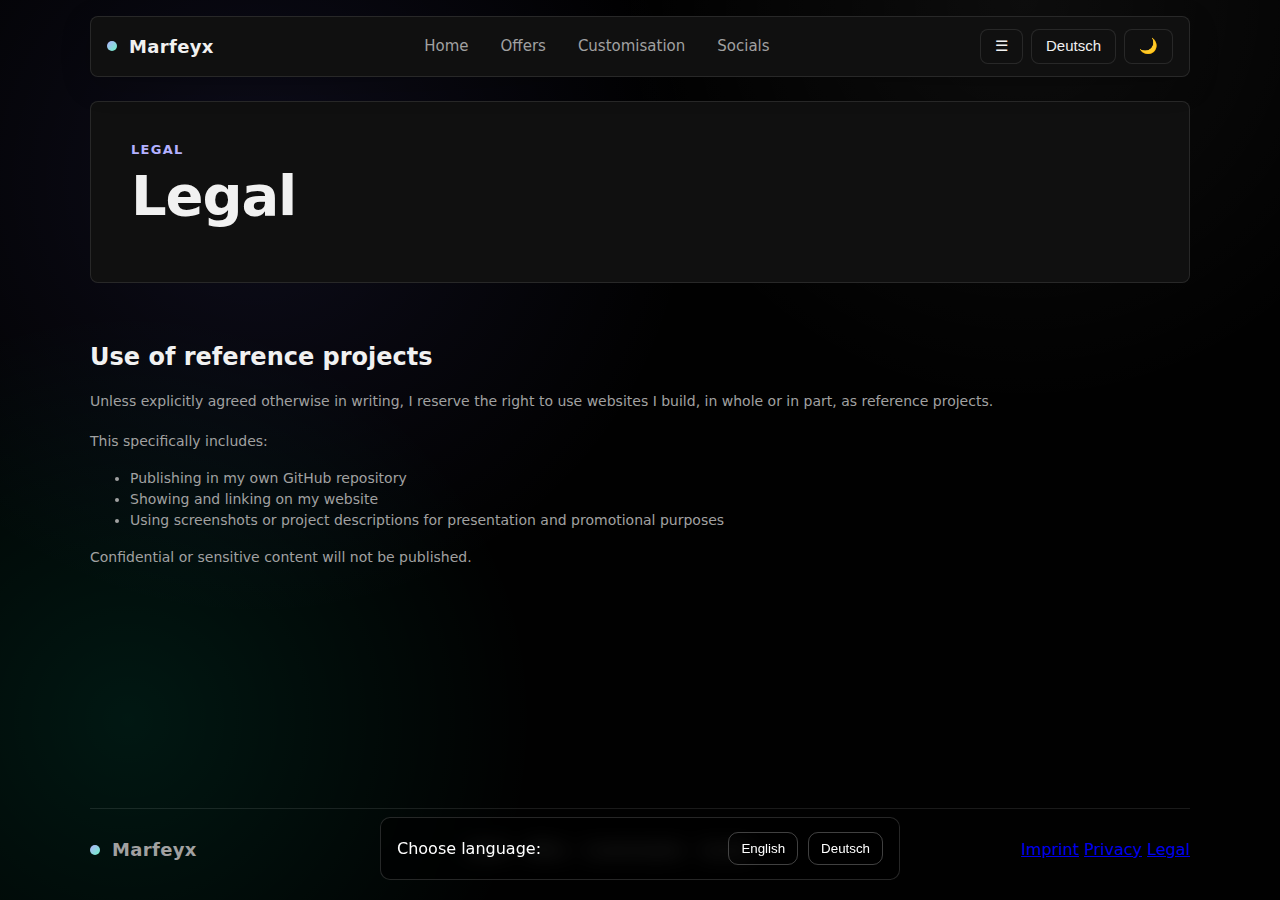
<file: rechtliches/rechtliches.html>
<!DOCTYPE html>
<html lang="de" data-theme="dark">
<head>
	<meta charset="UTF-8">
	<meta name="viewport" content="width=device-width, initial-scale=1.0">
	<meta name="theme-color" content="#010101" media="(prefers-color-scheme: dark)">
	<meta name="theme-color" content="#f9f9f9" media="(prefers-color-scheme: light)">
	<title>Rechtliches - Marfeyx</title>
	<link rel="icon" href="/ASSETS/HomeIcon.png" type="image/png">
	<link rel="preconnect" href="https://fonts.googleapis.com">
	<link rel="preconnect" href="https://fonts.gstatic.com" crossorigin>
	<link href="https://fonts.googleapis.com/css2?family=Inter:wght@400;500;600;700&display=swap" rel="stylesheet">
	<link rel="stylesheet" href="../index.css">
</head>
<body data-page="legal" data-lang="de">
	<header class="shell">
		<div class="brand">
			<div class="dot"></div>
			<span class="brand-name" data-i18n="brand">Marfeyx</span>
		</div>
		<nav class="nav" id="site-nav">
			<a href="/" class="nav-link" data-i18n="nav.home">Home</a>
			<a href="/offers/offers.html" class="nav-link" data-i18n="nav.about">Offers</a>
			<a href="/customisation/customisation.html" class="nav-link" data-i18n="nav.customisation">Customisation</a>
			<a href="/socials/socials.html" class="nav-link" data-i18n="nav.socials">Socials</a>
		</nav>
		<div class="actions">
			<button class="pill menu-toggle" id="menu-toggle" type="button" aria-label="Menu" aria-expanded="false" aria-controls="site-nav"><span aria-hidden="true">☰</span></button>
			<button class="pill" id="lang-toggle" type="button" aria-label="Language toggle">
				<span class="lang-label" data-i18n="langToggle">Deutsch</span>
			</button>
			<button class="pill" id="theme-toggle" type="button" aria-label="Theme toggle">
				<span class="theme-icon">🌙</span>
			</button>
		</div>
	</header>

	<main class="shell">
		<section class="hero">
			<div class="hero-text">
				<p class="eyebrow" data-i18n="legal.eyebrow">Rechtliches</p>
				<h1 data-i18n="legal.references.heroTitle">Rechtliches</h1>
			</div>
		</section>

		<section class="grid">
			<div class="section-head">
				<h2 data-i18n="legal.references.sectionTitle">Verwendung von Referenzprojekten</h2>
                <p class="hint" data-i18n="legal.references.intro">Sofern nicht ausdrücklich anders schriftlich vereinbart, behalte ich mir das Recht vor, von mir erstellte Websites ganz oder teilweise als Referenzprojekt zu verwenden.</p><br>
                <p class="hint" data-i18n="legal.references.scopeIntro">Dies umfasst insbesondere:</p>
                <ul>
                    <li class="hint" data-i18n="legal.references.item1">Die Veröffentlichung im eigenen GitHub-Repository</li>
                    <li class="hint" data-i18n="legal.references.item2">Die Darstellung und Verlinkung auf meiner Website</li>
                    <li class="hint" data-i18n="legal.references.item3">Die Nutzung von Screenshots oder Projektbeschreibungen zu Präsentations- und Werbezwecken</li>
                </ul>
                <p class="hint" data-i18n="legal.references.confidentiality">Vertrauliche oder sensible Inhalte werden hierbei nicht veröffentlicht.</p>
			</div>
		</section>
	</main>

	<footer class="shell footer">
		<div class="brand">
			<div class="dot"></div>
			<span class="brand-name" data-i18n="brand">Marfeyx</span>
		</div>
		<div class="foot-links">
			<a href="/" data-i18n="footer.home">Home</a>
			<a href="/offers/offers.html" data-i18n="footer.about">Offers</a>
			<a href="/customisation/customisation.html" data-i18n="footer.customisation">Customisation</a>
			<a href="/socials/socials.html" data-i18n="footer.socials">Socials</a>
		</div>
		<div class="legal-links">
			<a href="../impressum/impressum.html" data-i18n="footer.impressum">Impressum</a>
			<a href="../datenschutz/datenschutz.html" data-i18n="footer.privacy">Datenschutz</a>
			<a href="../rechtliches/rechtliches.html" data-i18n="footer.legal">Rechtliches</a>
		</div>
	</footer>

	<script src="/JS/script.js" defer></script>
</body>
</html>
</file>
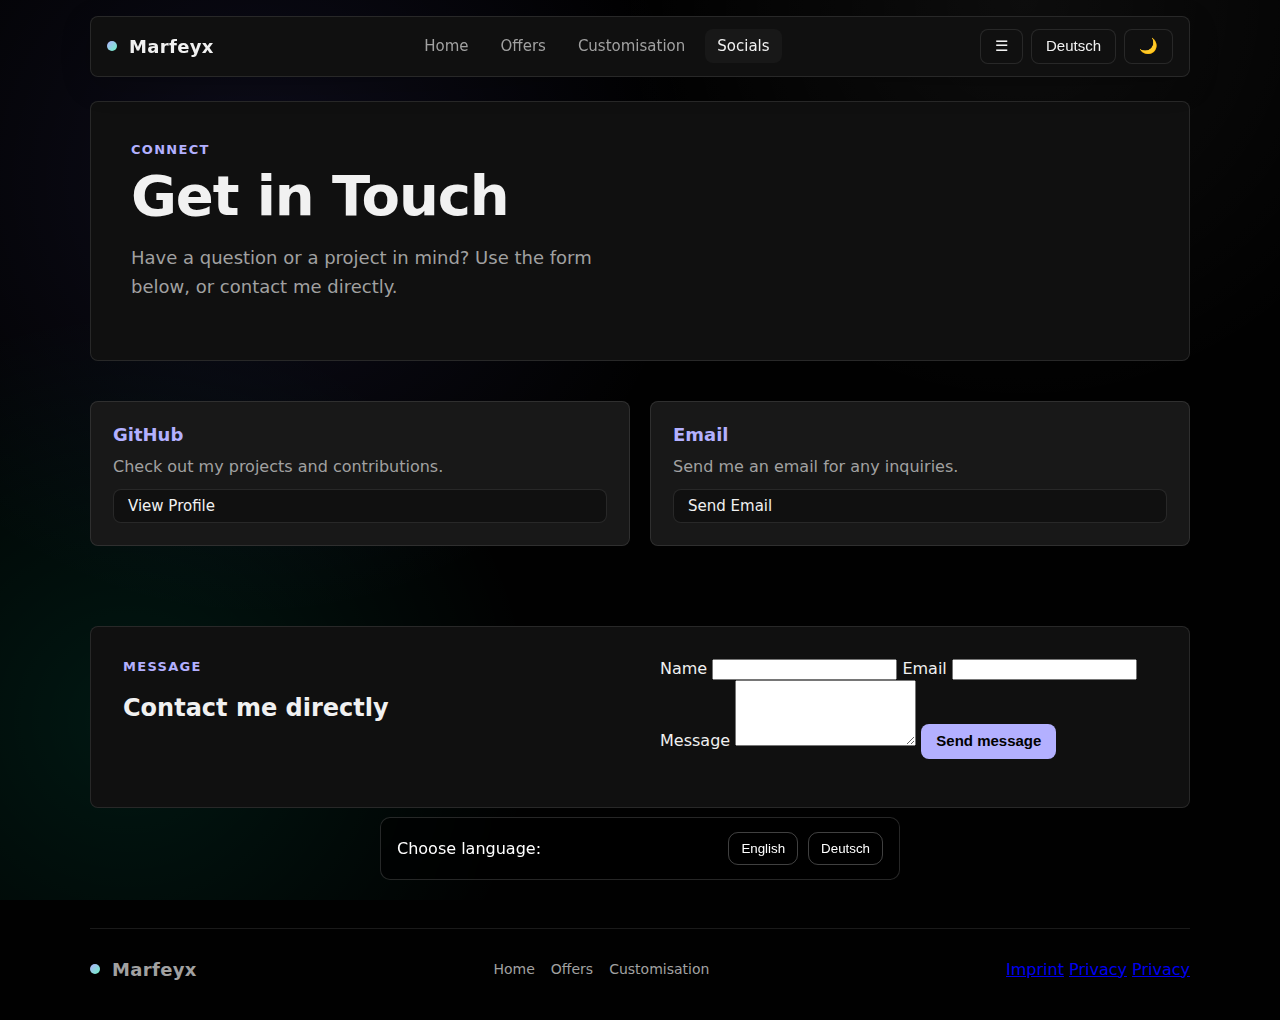
<file: socials/socials.html>
<!DOCTYPE html>
<html lang="en" data-theme="dark">
<head>
	<meta charset="UTF-8">
	<meta name="viewport" content="width=device-width, initial-scale=1.0">
	<meta name="theme-color" content="#010101" media="(prefers-color-scheme: dark)">
	<meta name="theme-color" content="#f9f9f9" media="(prefers-color-scheme: light)">
	<title>Socials - Marfeyx</title>
	<link rel="icon" href="/ASSETS/ContactIcon.png" type="image/png">
	<meta name="description" content="Connect with Marfeyx on GitHub, Discord, or via email.">
	<meta property="og:title" content="Socials - Marfeyx">
	<meta property="og:description" content="Connect with Marfeyx on GitHub, Discord, or via email.">
	<meta property="og:type" content="website">
	<meta property="og:url" content="https://marfeyx.ch/socials/socials.html">
	<meta property="og:image" content="https://marfeyx.ch/assets/og/contact.png">
	<link rel="preconnect" href="https://fonts.googleapis.com">
	<link rel="preconnect" href="https://fonts.gstatic.com" crossorigin>
	<link href="https://fonts.googleapis.com/css2?family=Inter:wght@400;500;600;700&display=swap" rel="stylesheet">
	<link rel="stylesheet" href="/index.css">
	<link rel="stylesheet" href="socials.css">
</head>
<body data-page="socials" data-lang="en">
	<header class="shell">
		<div class="brand">
			<div class="dot"></div>
			<span class="brand-name" data-i18n="brand">Marfeyx</span>
		</div>
		<nav class="nav" id="site-nav">
			<a href="/" class="nav-link" data-i18n="nav.home">Home</a>
			<a href="/offers/offers.html" class="nav-link" data-i18n="nav.about">Offers</a>
			<a href="/customisation/customisation.html" class="nav-link" data-i18n="nav.customisation">Customisation</a>
			<a href="/socials/socials.html" class="nav-link active" data-i18n="nav.socials">Socials</a>
		</nav>
		<div class="actions">
			<button class="pill menu-toggle" id="menu-toggle" type="button" aria-label="Menu" aria-expanded="false" aria-controls="site-nav"><span aria-hidden="true">☰</span></button>
			<button class="pill" id="lang-toggle" type="button" aria-label="Language toggle">
				<span class="lang-label" data-i18n="langToggle">Deutsch</span>
			</button>
			<button class="pill" id="theme-toggle" type="button" aria-label="Theme toggle">
				<span class="theme-icon">🌙</span>
			</button>
		</div>
	</header>

	<main class="shell">
		<section class="hero">
			<div class="hero-text">
				<p class="eyebrow" data-i18n="socials.eyebrow">Connect</p>
				<h1 data-i18n="socials.title">Get in Touch</h1>
				<p class="lede" data-i18n="socials.body">
					Have a question or a project in mind? Use the form below, or contact me directly.
				</p>
			</div>
		</section>

		<section class="social-links">
			<a href="https://github.com/marfeyx" class="social-card" target="_blank" rel="noopener noreferrer">
				<h3 data-i18n="socials.card.github.title">GitHub</h3>
				<p data-i18n="socials.card.github.body">Check out my projects and contributions.</p>
				<span class="pill" data-i18n="socials.card.github.cta">View Profile</span>
			</a>
			<a href="mailto:contact.marfeyx@gmail.com" class="social-card">
				<h3 data-i18n="socials.card.email.title">Email</h3>
				<p data-i18n="socials.card.email.body">Send me an email for any inquiries.</p>
				<span class="pill" data-i18n="socials.card.email.cta">Send Email</span>
			</a>
		</section>

		<section class="contact-form">
			<div>
				<p class="eyebrow" data-i18n="form.eyebrow">Message</p>
				<h2 data-i18n="form.title">Contact me directly</h2>
			</div>
			<form class="form"
                action="https://formspree.io/f/meelayyp"
                method="POST"
                aria-label="Contact form">

                <input type="text" name="_gotcha" style="display:none">
                <input type="hidden" name="_subject" value="New message from marfeyx.ch">

                <label>
                    <span data-i18n="form.name">Name</span>
                    <input type="text" name="name" autocomplete="name" required>
                </label>

                <label>
                    <span data-i18n="form.email">Email</span>
                    <input type="email" name="email" autocomplete="email" required>
                </label>

                <label>
                    <span data-i18n="form.project">Message</span>
                    <textarea name="message" rows="4" required></textarea>
                </label>

                <button class="pill primary" type="submit" data-i18n="form.submit">Send message</button>

                <p class="form-status" id="form-status" style="margin-top:12px;"></p>
            </form>
		</section>
	</main>

	<footer class="shell footer">
		<div class="brand">
			<div class="dot"></div>
			<span class="brand-name" data-i18n="brand">Marfeyx</span>
		</div>
		<div class="foot-links">
			<a href="/" data-i18n="footer.home">Home</a>
			<a href="/offers/offers.html" data-i18n="footer.about">Offers</a>
			<a href="/customisation/customisation.html" data-i18n="footer.customisation">Customisation</a>
		</div>
		<div class="legal-links">
			<a href="../impressum/impressum.html" data-i18n="footer.impressum">Impressum</a>
			<a href="../datenschutz/datenschutz.html" data-i18n="footer.privacy">Datenschutz</a>
			<a href="../rechtliches/rechtliches.html" data-i18n="footer.privacy">Rechtliches</a>
		</div>
	</footer>

	<script src="/JS/script.js" defer></script>
	<script src="/JS/customisation.js" defer></script>
</body>
</html>
</file>
<file: index.css>
:root {
	--bg: #010101;
	--bg-gradient: 
		radial-gradient(circle at 20% 20%, rgba(120, 115, 255, 0.1), transparent 35%),
		radial-gradient(circle at 80% 0%, rgba(255, 255, 255, 0.05), transparent 30%),
		radial-gradient(circle at 10% 80%, rgba(0, 255, 195, 0.09), transparent 30%);
	--panel: #101010;
	--panel-strong: #181818;
	--border: rgba(255, 255, 255, 0.1);
	--text: #f1f1f1;
	--muted: #a1a1a1;
	--accent: #b3b0ff;
	--accent-2: #6ef3c5;
	--shadow: 0 8px 30px rgba(0, 0, 0, 0.2);
	--blur: 12px;
	--radius: 8px;
}

[data-theme="light"] {
	--bg: #f9f9f9;
	--bg-gradient: 
		radial-gradient(circle at 10% 10%, rgba(142, 197, 255, 0.2), transparent 35%),
		radial-gradient(circle at 80% 0%, rgba(110, 243, 197, 0.15), transparent 30%),
		radial-gradient(circle at 50% 60%, rgba(0, 0, 0, 0.04), transparent 40%);
	--panel: #ffffff;
	--panel-strong: #f0f0f0;
	--border: rgba(0, 0, 0, 0.08);
	--text: #0d0d0d;
	--muted: #555555;
	--accent: #5c55f2;
	--accent-2: #0fba81;
	--shadow: 0 6px 25px rgba(15, 23, 42, 0.1);
	--blur: 10px;
	--radius: 8px;
}

* { 
	box-sizing: border-box; 
	animation: fadeIn 0.5s ease-in-out;
}

@keyframes fadeIn {
	from { opacity: 0; transform: translateY(-5px); }
	to { opacity: 1; transform: translateY(0); }
}

body {
	margin: 0;
	min-height: 100vh;
	font-family: 'Space Grotesk', 'Segoe UI', system-ui, -apple-system, sans-serif;
	background: var(--bg);
	background-attachment: fixed;
	background-image: var(--bg-gradient);
	color: var(--text);
	-webkit-font-smoothing: antialiased;
	transition: background 0.3s ease, color 0.3s ease;
	display: flex;
	flex-direction: column;
}

main {
	flex-grow: 1;
}

.bg-layers {
	position: fixed;
	inset: 0;
	overflow: hidden;
	pointer-events: none;
}

.orb {
	position: absolute;
	width: 400px;
	height: 400px;
	background: radial-gradient(circle, var(--accent), transparent 60%);
	filter: blur(80px);
	opacity: 0.15;
	animation: float 15s ease-in-out infinite alternate;
}

.orb-1 { top: -100px; left: -100px; }
.orb-2 { bottom: -100px; right: -50px; animation-delay: 2s; }
.orb-3 { top: 50%; left: 50%; transform: translate(-50%, -50%); animation-delay: 4s; }

@keyframes float {
	to { transform: translateY(30px) translateX(-20px) scale(1.1); }
}

.shell {
	width: min(1100px, 90vw);
	margin: 0 auto;
}

header {
	position: sticky;
	top: 16px;
	z-index: 10;
	display: flex;
	align-items: center;
	justify-content: space-between;
	padding: 12px 16px;
	margin-bottom: 16px;
	border-radius: var(--radius);
	border: 1px solid var(--border);
	background: var(--panel);
	box-shadow: var(--shadow);
	animation: slideDown 0.5s ease-out;
}

@keyframes slideDown {
	from { transform: translateY(-100%); opacity: 0; }
	to { transform: translateY(0); opacity: 1; }
}

.brand { 
	display: inline-flex; 
	align-items: center; 
	gap: 12px; 
	font-weight: 600; 
	font-size: 18px;
	letter-spacing: 0.02em; 
}
.dot { 
	width: 10px; 
	height: 10px; 
	border-radius: 50%; 
	background: linear-gradient(135deg, var(--accent), var(--accent-2)); 
}

.nav { display: flex; gap: 8px; align-items: center; }
.nav a {
	color: var(--muted);
	text-decoration: none;
	padding: 8px 12px;
	border-radius: var(--radius);
	transition: color 0.2s ease, background 0.2s ease;
	font-size: 15px;
}
.nav a.active, .nav a:hover { 
	color: var(--text); 
	background: var(--panel-strong); 
}

.actions { display: flex; gap: 8px; align-items: center; }

.pill {
	display: inline-flex;
	align-items: center;
	gap: 6px;
	border: 1px solid var(--border);
	background: var(--panel);
	color: var(--text);
	padding: 8px 14px;
	border-radius: var(--radius);
	cursor: pointer;
	font-weight: 500;
	line-height: 1.1;
	transition: transform 0.2s ease, box-shadow 0.2s ease, background 0.2s ease;
	text-decoration: none;
	font-size: 15px;
}

.pill.primary { 
	background: var(--accent); 
	color: var(--bg); 
	border-color: transparent; 
	font-weight: 600;
}
.pill:hover { 
	transform: translateY(-2px); 
	box-shadow: 0 4px 10px rgba(0,0,0,0.1);
}
.pill.primary:hover {
	background: linear-gradient(135deg, var(--accent), var(--accent-2));
}

main { 
	padding: 40px 0 80px; 
	display: flex; 
	flex-direction: column; 
	gap: 40px;
	flex-grow: 1;
}

.hero { 
	display: grid; 
	grid-template-columns: 1fr 1fr; 
	gap: 40px; 
	align-items: center; 
	padding: 40px;
	border: 1px solid var(--border);
	border-radius: var(--radius);
	background: var(--panel);
}
.hero-text h1 { 
	font-size: clamp(36px, 4.5vw, 56px); 
	margin: 0 0 16px; 
	line-height: 1.1;
	font-weight: 700;
	letter-spacing: -0.02em;
}
.hero-text .lede { 
	color: var(--muted); 
	max-width: 520px; 
	font-size: 18px;
	line-height: 1.6;
}
.hero-card { 
	display: grid; 
	gap: 16px; 
	background: transparent;
}

.eyebrow { 
	letter-spacing: 0.1em; 
	text-transform: uppercase; 
	font-size: 13px; 
	color: var(--accent); 
	margin: 0 0 8px;
	font-weight: 600;
}

.meta { 
	display: flex; 
	flex-wrap: wrap; 
	gap: 16px; 
	color: var(--muted); 
	margin-top: 24px; 
	font-size: 14px;
}

.cta-row { 
	display: flex; 
	gap: 12px; 
	margin: 24px 0; 
}

.stat { 
	padding: 20px; 
	background: var(--panel-strong); 
	border-radius: var(--radius); 
	border: 1px solid var(--border); 
	transition: transform 0.3s ease, box-shadow 0.3s ease;
}
.stat:hover {
	transform: translateY(-4px);
	box-shadow: 0 6px 15px rgba(0,0,0,0.15);
}
.label { 
	color: var(--muted); 
	margin: 0 0 6px; 
	font-size: 14px;
}
.stat h3 {
	margin: 0 0 8px;
	font-size: 18px;
	font-weight: 600;
}
.hint { 
	color: var(--muted); 
	margin: 0; 
	font-size: 14px;
	line-height: 1.5;
}

.footer { 
	padding: 30px 0 40px; 
	display: flex; 
	flex-wrap: wrap; 
	gap: 20px; 
	align-items: center; 
	justify-content: space-between; 
	color: var(--muted); 
	border-top: 1px solid var(--border);
	margin-top: 40px;
}
.foot-links { 
	display: flex; 
	gap: 16px; 
}
.foot-links a { 
	color: var(--muted); 
	text-decoration: none; 
	transition: color 0.2s ease;
}
.foot-links a:hover { 
	color: var(--text); 
}

.foot-links a, .footer .hint {
	font-size: 14px;
}

/* Responsive adjustments */
@media (max-width: 900px) {
	header { 
		position: sticky; 
		top: 10px; 
		margin: 0 10px 10px;
		width: calc(100% - 20px);
	}
	.nav { display: none; }
	.actions { margin-left: auto; }
	.hero { 
		grid-template-columns: 1fr; 
		padding: 24px;
	}
	.cta-row { flex-wrap: wrap; }
}

@media (max-width: 600px) {
	.pill { padding: 8px 10px; font-size: 14px; }
	.hero-card, .stat { padding: 16px; }
	main { padding: 10px 0 60px; }
	.footer { 
		flex-direction: column;
		align-items: center;
		text-align: center;
	}
	.hero-text h1 { font-size: 32px; }
	.hero-text .lede { font-size: 16px; }
}
</file>
<file: contact/contact.css>
:root {
	--bg: #05070d;
	--panel: rgba(255, 255, 255, 0.06);
	--border: rgba(255, 255, 255, 0.12);
	--text: #e9ecf5;
	--muted: #a7b0c6;
	--accent: #8ec5ff;
	--radius: 8px;
	--font-family: 'Inter', sans-serif;
}

[data-theme="light"] {
	--bg: #f5f7fb;
	--panel: #ffffff;
	--border: rgba(0, 0, 0, 0.08);
	--text: #0d111a;
	--muted: #4a5568;
	--accent: #2c6df9;
}

*, *::before, *::after {
	box-sizing: border-box;
	animation-timing-function: cubic-bezier(0.4, 0, 0.2, 1);
	animation-duration: 300ms;
}

body {
	margin: 0;
	min-height: 100vh;
	font-family: var(--font-family);
	background: var(--bg);
	color: var(--text);
	-webkit-font-smoothing: antialiased;
	-moz-osx-font-smoothing: grayscale;
	display: flex;
	flex-direction: column;
	animation: fadeIn 0.5s ease-out;
}

@keyframes fadeIn {
	from { opacity: 0; }
	to { opacity: 1; }
}

@keyframes slideDown {
	from { transform: translateY(-20px); opacity: 0; }
	to { transform: translateY(0); opacity: 1; }
}

@keyframes float {
	0%, 100% { transform: translateY(0); }
	50% { transform: translateY(-10px); }
}

.shell {
	width: min(1100px, 92vw);
	margin: 0 auto;
}

header {
	position: sticky;
	top: 12px;
	z-index: 10;
	display: flex;
	align-items: center;
	justify-content: space-between;
	padding: 14px 18px;
	margin-bottom: 12px;
	border-radius: var(--radius);
	border: 1px solid var(--border);
	background: var(--panel);
	animation: slideDown 0.5s ease-out;
}

.brand {
	display: inline-flex;
	align-items: center;
	gap: 10px;
	font-weight: 600;
	letter-spacing: 0.02em;
}

.dot {
	width: 10px;
	height: 10px;
	border-radius: 50%;
	background: var(--accent);
}

.nav {
	display: flex;
	gap: 16px;
	align-items: center;
}

.nav a {
	color: var(--muted);
	text-decoration: none;
	padding: 8px 12px;
	border-radius: var(--radius);
	transition: color 0.2s, background-color 0.2s;
}

.nav a.active,
.nav a:hover {
	color: var(--text);
	background: rgba(255, 255, 255, 0.1);
}

[data-theme="light"] .nav a:hover,
[data-theme="light"] .nav a.active {
	background: rgba(0, 0, 0, 0.05);
}

.actions {
	display: flex;
	gap: 10px;
}

.pill {
	display: inline-flex;
	align-items: center;
	justify-content: center;
	gap: 6px;
	border: 1px solid var(--border);
	background: transparent;
	color: var(--text);
	padding: 10px 16px;
	border-radius: var(--radius);
	cursor: pointer;
	font-weight: 600;
	text-decoration: none;
	transition: background-color 0.2s, transform 0.2s;
}

.pill:hover {
	background-color: var(--border);
	transform: translateY(-2px);
}

.pill.primary {
	background: var(--accent);
	color: var(--bg);
	border-color: transparent;
}

.pill.primary:hover {
	background: var(--accent);
	filter: brightness(1.1);
}

main {
	flex-grow: 1;
	padding: 30px 0 80px;
	display: flex;
	flex-direction: column;
	gap: 28px;
}

section {
	padding: 28px;
	border: 1px solid var(--border);
	border-radius: var(--radius);
	background: var(--panel);
	animation: fadeIn 0.5s ease-out 0.2s backwards;
}

.hero {
	text-align: center;
	background: transparent;
	border: none;
	padding: 20px 0;
}

.hero h1 {
	font-size: clamp(32px, 4vw, 48px);
	margin: 0 0 14px;
	animation: slideDown 0.6s ease-out;
}

.lede {
	font-size: 18px;
	line-height: 1.6;
	color: var(--muted);
	max-width: 60ch;
	margin: 0 auto;
	animation: slideDown 0.7s ease-out;
}

.columns {
	display: grid;
	grid-template-columns: 1fr 1fr;
	gap: 28px;
	align-items: start;
}

.contact-info {
	padding: 28px;
	border: 1px solid var(--border);
	border-radius: var(--radius);
	background: var(--panel);
}

.contact-info h2 {
	margin-top: 0;
	font-size: 24px;
}

.form {
	padding: 28px;
	border: 1px solid var(--border);
	border-radius: var(--radius);
	background: var(--panel);
}

.chips {
	list-style: none;
	padding: 0;
	margin: 20px 0 0;
	display: flex;
	flex-direction: column;
	gap: 12px;
}

.chips li span {
	display: inline-block;
	padding: 10px 14px;
	border-radius: var(--radius);
	background: rgba(255, 255, 255, 0.05);
	border: 1px solid var(--border);
	font-weight: 500;
}

[data-theme="light"] .chips li span {
	background: rgba(0, 0, 0, 0.03);
}

.form {
	display: grid;
	gap: 16px;
}

.form label {
	display: grid;
	gap: 8px;
	font-weight: 600;
}

.form input,
.form textarea {
	width: 100%;
	border-radius: var(--radius);
	border: 1px solid var(--border);
	background: transparent;
	color: var(--text);
	padding: 12px;
	font-size: 15px;
	font-family: inherit;
	transition: border-color 0.2s, box-shadow 0.2s;
}

.form input::placeholder,
.form textarea::placeholder {
	color: var(--muted);
}

.form input:focus,
.form textarea:focus {
	outline: none;
	border-color: var(--accent);
	box-shadow: 0 0 0 3px color-mix(in srgb, var(--accent) 25%, transparent);
}

.form textarea {
	resize: vertical;
	min-height: 100px;
}

.footer {
	padding: 26px 0 40px;
	margin-top: auto;
	display: flex;
	flex-wrap: wrap;
	gap: 16px;
	align-items: center;
	justify-content: space-between;
	color: var(--muted);
	font-size: 14px;
}

.foot-links {
	display: flex;
	gap: 14px;
}

.foot-links a {
	color: var(--muted);
	text-decoration: none;
	transition: color 0.2s;
}

.foot-links a:hover {
	color: var(--text);
}

@media (max-width: 900px) {
	.nav { display: none; }
	.columns { grid-template-columns: 1fr; }
}

@media (max-width: 600px) {
	.actions { display: none; }
	main { padding: 10px 0 60px; }
	section { padding: 20px; }
	.footer {
		flex-direction: column;
		gap: 10px;
	}
}
</file>
<file: customisation/customisation.css>
:root {
	--bg: #010101;
	--bg-gradient: 
		radial-gradient(circle at 20% 20%, rgba(120, 115, 255, 0.1), transparent 35%),
		radial-gradient(circle at 80% 0%, rgba(255, 255, 255, 0.05), transparent 30%),
		radial-gradient(circle at 10% 80%, rgba(0, 255, 195, 0.09), transparent 30%);
	--panel: #101010;
	--panel-strong: #181818;
	--border: rgba(255, 255, 255, 0.1);
	--text: #f1f1f1;
	--muted: #a1a1a1;
	--accent: #b3b0ff;
	--accent-2: #6ef3c5;
	--shadow: 0 8px 30px rgba(0, 0, 0, 0.2);
	--blur: 12px;
	--radius: 8px;
}

[data-theme="light"] {
	--bg: #f9f9f9;
	--bg-gradient: 
		radial-gradient(circle at 10% 10%, rgba(142, 197, 255, 0.2), transparent 35%),
		radial-gradient(circle at 80% 0%, rgba(110, 243, 197, 0.15), transparent 30%),
		radial-gradient(circle at 50% 60%, rgba(0, 0, 0, 0.04), transparent 40%);
	--panel: #ffffff;
	--panel-strong: #f0f0f0;
	--border: rgba(0, 0, 0, 0.08);
	--text: #0d0d0d;
	--muted: #555555;
	--accent: #5c55f2;
	--accent-2: #0fba81;
	--shadow: 0 6px 25px rgba(15, 23, 42, 0.1);
	--blur: 10px;
	--radius: 8px;
}

* { 
	box-sizing: border-box; 
	animation: fadeIn 0.5s ease-in-out;
}

@keyframes fadeIn {
	from { opacity: 0; transform: translateY(-5px); }
	to { opacity: 1; transform: translateY(0); }
}

body {
	margin: 0;
	min-height: 100vh;
	font-family: 'Inter', 'Segoe UI', system-ui, -apple-system, sans-serif;
	background: var(--bg);
	background-attachment: fixed;
	background-image: var(--bg-gradient);
	color: var(--text);
	-webkit-font-smoothing: antialiased;
	transition: background 0.3s ease, color 0.3s ease;
}

.bg-layers { position: fixed; inset: 0; overflow: hidden; pointer-events: none; }
.orb { position: absolute; width: 400px; height: 400px; background: radial-gradient(circle, var(--accent), transparent 60%); filter: blur(80px); opacity: 0.15; animation: float 15s ease-in-out infinite alternate; }
.orb-1 { top: -100px; left: -100px; }
.orb-2 { bottom: -100px; right: -50px; animation-delay: 2s; }
.orb-3 { top: 50%; left: 50%; transform: translate(-50%, -50%); animation-delay: 4s; }
@keyframes float { to { transform: translateY(30px) translateX(-20px) scale(1.1); } }

.shell { width: min(1100px, 90vw); margin: 0 auto; }

header {
	position: sticky;
	top: 16px;
	z-index: 10;
	display: flex;
	align-items: center;
	justify-content: space-between;
	padding: 12px 16px;
	margin-bottom: 16px;
	border-radius: var(--radius);
	border: 1px solid var(--border);
	background: var(--panel);
	box-shadow: var(--shadow);
	animation: slideDown 0.5s ease-out;
}

@keyframes slideDown {
	from { transform: translateY(-100%); opacity: 0; }
	to { transform: translateY(0); opacity: 1; }
}

.brand { display: inline-flex; align-items: center; gap: 12px; font-weight: 600; font-size: 18px; letter-spacing: 0.02em; }
.dot { width: 10px; height: 10px; border-radius: 50%; background: linear-gradient(135deg, var(--accent), var(--accent-2)); }

.nav { display: flex; gap: 8px; align-items: center; }
.nav a { color: var(--muted); text-decoration: none; padding: 8px 12px; border-radius: var(--radius); transition: color 0.2s ease, background 0.2s ease; font-size: 15px; }
.nav a.active, .nav a:hover { color: var(--text); background: var(--panel-strong); }

.actions { display: flex; gap: 8px; align-items: center; }
.pill { display: inline-flex; align-items: center; gap: 6px; border: 1px solid var(--border); background: var(--panel); color: var(--text); padding: 8px 14px; border-radius: var(--radius); cursor: pointer; font-weight: 500; line-height: 1.1; transition: transform 0.2s ease, box-shadow 0.2s ease, background 0.2s ease; text-decoration: none; font-size: 15px; }
.pill.primary { background: var(--accent); color: var(--bg); border-color: transparent; font-weight: 600; }
.pill:hover { transform: translateY(-2px); box-shadow: 0 4px 10px rgba(0,0,0,0.1); }
.pill.primary:hover { background: linear-gradient(135deg, var(--accent), var(--accent-2)); }

main { padding: 40px 0 80px; display: flex; flex-direction: column; gap: 40px; }

.hero { padding: 40px; border: 1px solid var(--border); border-radius: var(--radius); background: var(--panel); }
.hero-text h1 { font-size: clamp(36px, 4.5vw, 56px); margin: 0 0 16px; line-height: 1.1; font-weight: 700; letter-spacing: -0.02em; }
.lede { font-size: 18px; line-height: 1.6; color: var(--muted); max-width: 720px; }

.eyebrow { letter-spacing: 0.1em; text-transform: uppercase; font-size: 13px; color: var(--accent); margin: 0 0 8px; font-weight: 600; }

.grid { display: grid; grid-template-columns: 1fr; gap: 24px; padding: 32px; border: 1px solid var(--border); border-radius: var(--radius); background: var(--panel); }
.section-head h2 { margin: 4px 0 8px; font-size: clamp(28px, 3.5vw, 36px); }
.section-head .hint { font-size: 16px; color: var(--muted); max-width: 600px; }

.cards.offers { display: grid; grid-template-columns: repeat(auto-fit, minmax(300px, 1fr)); gap: 20px; }
.card { background: var(--panel-strong); border: 1px solid var(--border); border-radius: var(--radius); padding: 24px; display: flex; flex-direction: column; gap: 16px; transition: transform 0.3s ease, box-shadow 0.3s ease, background-color 0.3s ease, border-color 0.3s ease; }
.card:hover { transform: translateY(-5px); box-shadow: 0 8px 20px rgba(0,0,0,0.2); }
.card-top { display: flex; align-items: center; justify-content: space-between; gap: 12px; }
.icon { font-size: 24px; }
.tag { display: inline-block; padding: 5px 12px; border-radius: var(--radius); background: var(--panel); border: 1px solid var(--border); font-size: 13px; color: var(--text); font-weight: 500; }
.card-heading { display: grid; gap: 6px; }
.card-heading h3 { margin: 0; font-size: 22px; }
.price { font-weight: 600; font-size: 16px; color: var(--accent); }
.feature-list { list-style: none; padding: 0; margin: 0; display: grid; gap: 8px; color: var(--muted); font-size: 15px; }
.feature-list li { display: flex; gap: 10px; align-items: flex-start; }

.addon-grid { display: grid; grid-template-columns: repeat(auto-fit, minmax(250px, 1fr)); gap: 20px; }
.addon-card { background: var(--panel-strong); border: 1px solid var(--border); border-radius: var(--radius); padding: 20px; display: grid; gap: 12px; transition: transform 0.3s ease, box-shadow 0.3s ease, background-color 0.3s ease, border-color 0.3s ease; }
.addon-card:hover { transform: translateY(-5px); box-shadow: 0 8px 20px rgba(0,0,0,0.2); }
.addon-header { display: flex; align-items: center; justify-content: space-between; gap: 10px; }
.addon-card h4 { margin: 0; font-size: 18px; }
.addon-card p { margin: 0; font-size: 14px; color: var(--muted); }
.addon-price { display: flex; align-items: baseline; gap: 6px; }
.addon-price .price { font-size: 16px; font-weight: 600; color: var(--accent); }
.addon-price .unit { color: var(--muted); font-size: 13px; }
.grid > p { font-size: 13px; color: var(--muted); text-align: center; margin-top: 8px; }

.selectable { cursor: pointer; }
.selectable.active { border-color: var(--accent); background-color: color-mix(in srgb, var(--panel-strong) 80%, var(--accent) 20%); }
.card.selectable.active .tag,
.addon-card.selectable.active .tag { background: var(--accent); color: var(--bg); border-color: transparent; }

.checkout-grid { display: grid; grid-template-columns: 1fr 1fr; gap: 40px; }
.summary, .contact { display: flex; flex-direction: column; gap: 24px; }
.summary-row, .addons-summary { display: flex; flex-direction: column; gap: 8px; }
.selected-addons { list-style: none; padding: 0; margin: 0; display: grid; gap: 8px; }
.selected-addons li { background: var(--panel-strong); border: 1px solid var(--border); border-radius: var(--radius); padding: 12px 16px; }
.total { display: flex; justify-content: space-between; align-items: center; padding: 16px; border-radius: var(--radius); border: 1px solid var(--border); background: var(--panel-strong); }
.total-value { font-weight: 700; font-size: 24px; color: var(--accent); }

.field { display: grid; gap: 8px; }
.field input, .field textarea { width: 100%; padding: 12px; border-radius: var(--radius); border: 1px solid var(--border); background: var(--panel); color: var(--text); font-size: 15px; transition: border-color 0.2s ease, outline 0.2s ease; }
.field input:focus, .field textarea:focus { outline: 2px solid var(--accent); border-color: transparent; }
.inline-field { flex-direction: row; align-items: center; justify-content: space-between; }
.inline-field input { width: 120px; }

.fine-print { font-size: 13px; color: var(--muted); margin: 0; }
.form-status { min-height: 20px; font-size: 14px; color: var(--muted); }

.footer { padding: 30px 0 40px; display: flex; flex-wrap: wrap; gap: 20px; align-items: center; justify-content: space-between; color: var(--muted); border-top: 1px solid var(--border); margin-top: 40px; }
.foot-links { display: flex; gap: 16px; }
.foot-links a { color: var(--muted); text-decoration: none; transition: color 0.2s ease; }
.foot-links a:hover { color: var(--text); }
.foot-links a, .footer .hint { font-size: 14px; }

@media (max-width: 900px) {
	header { position: sticky; top: 10px; margin: 0 10px 10px; width: calc(100% - 20px); }
	.nav { display: none; }
	.actions { margin-left: auto; }
	.hero, .grid, .columns { padding: 24px; }
	.checkout-grid { grid-template-columns: 1fr; }
}

@media (max-width: 600px) {
	.pill { padding: 8px 10px; font-size: 14px; }
	main { padding: 10px 0 60px; }
	.footer { flex-direction: column; align-items: center; text-align: center; }
	.hero-text h1 { font-size: 32px; }
	.hero-text .lede { font-size: 16px; }
	.cards.offers, .addon-grid { grid-template-columns: 1fr; }
	.inline-field { flex-direction: column; align-items: flex-start; gap: 8px; }
	.inline-field input { width: 100%; }
}

input[type=number]::-webkit-outer-spin-button,
input[type=number]::-webkit-inner-spin-button {
	-webkit-appearance: none;
	margin: 0;
}
input[type=number] {
	-moz-appearance: textfield;
}

#pages-error.error { color: #ff9a9a; }
.contact .field input.error { border-color: #ff9a9a; }
</file>
<file: offers/offers.css>
:root {
	--bg: #010101;
	--bg-gradient: 
		radial-gradient(circle at 20% 20%, rgba(120, 115, 255, 0.1), transparent 35%),
		radial-gradient(circle at 80% 0%, rgba(255, 255, 255, 0.05), transparent 30%),
		radial-gradient(circle at 10% 80%, rgba(0, 255, 195, 0.09), transparent 30%);
	--panel: #101010;
	--panel-strong: #181818;
	--border: rgba(255, 255, 255, 0.1);
	--text: #f1f1f1;
	--muted: #a1a1a1;
	--accent: #b3b0ff;
	--accent-2: #6ef3c5;
	--shadow: 0 8px 30px rgba(0, 0, 0, 0.2);
	--blur: 12px;
	--radius: 8px;
}

[data-theme="light"] {
	--bg: #f9f9f9;
	--bg-gradient: 
		radial-gradient(circle at 10% 10%, rgba(142, 197, 255, 0.2), transparent 35%),
		radial-gradient(circle at 80% 0%, rgba(110, 243, 197, 0.15), transparent 30%),
		radial-gradient(circle at 50% 60%, rgba(0, 0, 0, 0.04), transparent 40%);
	--panel: #ffffff;
	--panel-strong: #f0f0f0;
	--border: rgba(0, 0, 0, 0.08);
	--text: #0d0d0d;
	--muted: #555555;
	--accent: #5c55f2;
	--accent-2: #0fba81;
	--shadow: 0 6px 25px rgba(15, 23, 42, 0.1);
	--blur: 10px;
	--radius: 8px;
}

* { 
	box-sizing: border-box; 
	animation: fadeIn 0.5s ease-in-out;
}

@keyframes fadeIn {
	from { opacity: 0; transform: translateY(-5px); }
	to { opacity: 1; transform: translateY(0); }
}

body {
	margin: 0;
	min-height: 100vh;
	font-family: 'Inter', 'Segoe UI', system-ui, -apple-system, sans-serif;
	background: var(--bg);
	background-attachment: fixed;
	background-image: var(--bg-gradient);
	color: var(--text);
	-webkit-font-smoothing: antialiased;
	transition: background 0.3s ease, color 0.3s ease;
}

.bg-layers { position: fixed; inset: 0; overflow: hidden; pointer-events: none; }
.orb { position: absolute; width: 400px; height: 400px; background: radial-gradient(circle, var(--accent), transparent 60%); filter: blur(80px); opacity: 0.15; animation: float 15s ease-in-out infinite alternate; }
.orb-1 { top: -100px; left: -100px; }
.orb-2 { bottom: -100px; right: -50px; animation-delay: 2s; }
.orb-3 { top: 50%; left: 50%; transform: translate(-50%, -50%); animation-delay: 4s; }
@keyframes float { to { transform: translateY(30px) translateX(-20px) scale(1.1); } }

.shell { width: min(1100px, 90vw); margin: 0 auto; }

header {
	position: sticky;
	top: 16px;
	z-index: 10;
	display: flex;
	align-items: center;
	justify-content: space-between;
	padding: 12px 16px;
	margin-bottom: 16px;
	border-radius: var(--radius);
	border: 1px solid var(--border);
	background: var(--panel);
	box-shadow: var(--shadow);
	animation: slideDown 0.5s ease-out;
}

@keyframes slideDown {
	from { transform: translateY(-100%); opacity: 0; }
	to { transform: translateY(0); opacity: 1; }
}

.brand { display: inline-flex; align-items: center; gap: 12px; font-weight: 600; font-size: 18px; letter-spacing: 0.02em; }
.dot { width: 10px; height: 10px; border-radius: 50%; background: linear-gradient(135deg, var(--accent), var(--accent-2)); }

.nav { display: flex; gap: 8px; align-items: center; }
.nav a { color: var(--muted); text-decoration: none; padding: 8px 12px; border-radius: var(--radius); transition: color 0.2s ease, background 0.2s ease; font-size: 15px; }
.nav a.active, .nav a:hover { color: var(--text); background: var(--panel-strong); }

.actions { display: flex; gap: 8px; align-items: center; }
.pill { display: inline-flex; align-items: center; gap: 6px; border: 1px solid var(--border); background: var(--panel); color: var(--text); padding: 8px 14px; border-radius: var(--radius); cursor: pointer; font-weight: 500; line-height: 1.1; transition: transform 0.2s ease, box-shadow 0.2s ease, background 0.2s ease; text-decoration: none; font-size: 15px; }
.pill.primary { background: var(--accent); color: var(--bg); border-color: transparent; font-weight: 600; }
.pill:hover { transform: translateY(-2px); box-shadow: 0 4px 10px rgba(0,0,0,0.1); }
.pill.primary:hover { background: linear-gradient(135deg, var(--accent), var(--accent-2)); }
.menu-toggle { display: none; }

main { padding: 40px 0 80px; display: flex; flex-direction: column; gap: 40px; }

.hero { padding: 40px; border: 1px solid var(--border); border-radius: var(--radius); background: var(--panel); }
.hero-text h1 { font-size: clamp(36px, 4.5vw, 56px); margin: 0 0 16px; line-height: 1.1; font-weight: 700; letter-spacing: -0.02em; }
.lede { font-size: 18px; line-height: 1.6; color: var(--muted); max-width: 720px; }
.meta { display: flex; gap: 16px; flex-wrap: wrap; color: var(--muted); margin-top: 24px; font-size: 14px; }

.eyebrow { letter-spacing: 0.1em; text-transform: uppercase; font-size: 13px; color: var(--accent); margin: 0 0 8px; font-weight: 600; }

.grid { display: grid; grid-template-columns: 1fr; gap: 24px; padding: 32px; border: 1px solid var(--border); border-radius: var(--radius); background: var(--panel); }
.section-head h2 { margin: 4px 0 8px; font-size: clamp(28px, 3.5vw, 36px); }
.section-head .hint { font-size: 16px; color: var(--muted); max-width: 600px; }

.cards.offers { display: grid; grid-template-columns: repeat(auto-fit, minmax(300px, 1fr)); gap: 20px; }
.card { background: var(--panel-strong); border: 1px solid var(--border); border-radius: var(--radius); padding: 24px; display: flex; flex-direction: column; gap: 16px; transition: transform 0.3s ease, box-shadow 0.3s ease; }
.card:hover { transform: translateY(-5px); box-shadow: 0 8px 20px rgba(0,0,0,0.2); }
.card-top { display: flex; align-items: center; justify-content: space-between; gap: 12px; }
.icon { font-size: 24px; }
.tag { display: inline-block; padding: 5px 12px; border-radius: var(--radius); background: var(--panel); border: 1px solid var(--border); font-size: 13px; color: var(--text); font-weight: 500; }
.card-heading { display: grid; gap: 6px; }
.card-heading h3 { margin: 0; font-size: 22px; }
.price { font-weight: 600; font-size: 16px; color: var(--accent); }
.feature-list { list-style: none; padding: 0; margin: 0; display: grid; gap: 8px; color: var(--muted); font-size: 15px; }
.feature-list li { display: flex; gap: 10px; align-items: flex-start; }
.offers .hint { margin-top: auto; padding-top: 16px; color: var(--muted); font-size: 14px; }

.columns { display: grid; grid-template-columns: 1fr 1fr; gap: 40px; align-items: flex-start; padding: 32px; border: 1px solid var(--border); border-radius: var(--radius); background: var(--panel); }
.steps { list-style: none; padding: 0; margin: 0; display: grid; gap: 20px; }
.steps li { display: flex; gap: 16px; align-items: flex-start; }
.step-id { font-weight: 700; font-size: 20px; color: var(--accent); line-height: 1.2; }
.steps h4 { margin: 0 0 4px; font-size: 18px; }
.steps p { margin: 0; color: var(--muted); font-size: 15px; }

.add-ons { background: var(--panel-strong); border-radius: var(--radius); padding: 24px; display: flex; flex-direction: column; gap: 16px; }
.addon-grid { display: grid; grid-template-columns: 1fr; gap: 16px; }
.addon-card { background: var(--panel); border: 1px solid var(--border); border-radius: var(--radius); padding: 16px; display: grid; gap: 8px; transition: background 0.2s ease; }
.addon-card:hover { background: #222; }
.addon-header { display: flex; align-items: center; justify-content: space-between; gap: 10px; }
.addon-card h4 { margin: 0; font-size: 16px; }
.addon-card p { margin: 0; font-size: 14px; color: var(--muted); }
.addon-price { display: flex; align-items: baseline; gap: 6px; }
.addon-price .price { font-size: 16px; font-weight: 600; color: var(--accent); }
.addon-price .unit { color: var(--muted); font-size: 13px; }
.add-ons > p { font-size: 13px; color: var(--muted); text-align: center; margin-top: 8px; }

.footer { padding: 30px 0 40px; display: flex; flex-wrap: wrap; gap: 20px; align-items: center; justify-content: space-between; color: var(--muted); border-top: 1px solid var(--border); margin-top: 40px; }
.foot-links { display: flex; gap: 16px; }
.foot-links a { color: var(--muted); text-decoration: none; transition: color 0.2s ease; }
.foot-links a:hover { color: var(--text); }
.foot-links a, .footer .hint { font-size: 14px; }

@media (max-width: 900px) {
	header { position: sticky; top: 10px; margin: 0 10px 10px; width: calc(100% - 20px); }
	.menu-toggle { display: inline-flex; }
	.nav { display: none; }
	.actions { margin-left: auto; }
	.hero, .grid, .columns { padding: 24px; }
	.columns { grid-template-columns: 1fr; }
}

@media (max-width: 600px) {
	.pill { padding: 8px 10px; font-size: 14px; }
	main { padding: 10px 0 60px; }
	.footer { flex-direction: column; align-items: center; text-align: center; }
	.hero-text h1 { font-size: 32px; }
	.hero-text .lede { font-size: 16px; }
	.cards.offers { grid-template-columns: 1fr; }
}
</file>
<file: CSS/about.css>
:root {
	--bg: #05070d;
	--bg-gradient: radial-gradient(circle at 30% 20%, rgba(142, 197, 255, 0.2), transparent 35%),
		radial-gradient(circle at 80% 0%, rgba(255, 255, 255, 0.08), transparent 30%),
		radial-gradient(circle at 20% 80%, rgba(110, 243, 197, 0.12), transparent 35%);
	--panel: rgba(255, 255, 255, 0.06);
	--panel-strong: rgba(255, 255, 255, 0.1);
	--border: rgba(255, 255, 255, 0.12);
	--text: #e9ecf5;
	--muted: #a7b0c6;
	--accent: #8ec5ff;
	--accent-2: #6ef3c5;
	--shadow: 0 20px 50px rgba(0, 0, 0, 0.45);
	--blur: 18px;
}

[data-theme="light"] {
	--bg: #f5f7fb;
	--bg-gradient: radial-gradient(circle at 15% 10%, rgba(142, 197, 255, 0.35), transparent 35%),
		radial-gradient(circle at 70% 0%, rgba(110, 243, 197, 0.28), transparent 30%),
		radial-gradient(circle at 50% 60%, rgba(0, 0, 0, 0.05), transparent 40%);
	--panel: rgba(255, 255, 255, 0.58);
	--panel-strong: rgba(255, 255, 255, 0.85);
	--border: rgba(0, 0, 0, 0.06);
	--text: #0d111a;
	--muted: #4a5568;
	--accent: #2c6df9;
	--accent-2: #0fba81;
	--shadow: 0 10px 40px rgba(15, 23, 42, 0.18);
	--blur: 12px;
}

* { box-sizing: border-box; }

body {
	margin: 0;
	min-height: 100vh;
	font-family: 'Space Grotesk', 'Segoe UI', system-ui, -apple-system, sans-serif;
	background: var(--bg);
	background-image: var(--bg-gradient);
	color: var(--text);
	-webkit-font-smoothing: antialiased;
}

.bg-layers { position: fixed; inset: 0; overflow: hidden; pointer-events: none; }
.orb { position: absolute; width: 360px; height: 360px; background: radial-gradient(circle, rgba(142, 197, 255, 0.35), transparent 60%); filter: blur(60px); opacity: 0.8; animation: float 12s ease-in-out infinite alternate; }
.orb-1 { top: -80px; left: -60px; }
.orb-2 { bottom: -60px; right: 0; animation-delay: 2s; }
.orb-3 { top: 50%; left: 50%; animation-delay: 4s; }
@keyframes float { to { transform: translateY(24px) translateX(10px) scale(1.05); } }

.shell { width: min(1100px, 92vw); margin: 0 auto; }

header { position: sticky; top: 12px; z-index: 10; display: flex; align-items: center; justify-content: space-between; padding: 14px 18px; margin-bottom: 12px; border-radius: 18px; border: 1px solid var(--border); box-shadow: var(--shadow); backdrop-filter: blur(var(--blur)); background: color-mix(in srgb, var(--panel) 80%, transparent); }
.brand { display: inline-flex; align-items: center; gap: 10px; font-weight: 600; letter-spacing: 0.02em; }
.dot { width: 12px; height: 12px; border-radius: 50%; background: linear-gradient(135deg, var(--accent), var(--accent-2)); box-shadow: 0 0 0 6px rgba(142, 197, 255, 0.15); }

.nav { display: flex; gap: 16px; align-items: center; }
.nav a { color: var(--muted); text-decoration: none; padding: 10px 14px; border-radius: 999px; transition: color 0.2s ease, background 0.2s ease; }
.nav a.active, .nav a:hover { color: var(--text); background: var(--panel); }

.actions { display: flex; gap: 10px; align-items: center; }
.pill { display: inline-flex; align-items: center; gap: 6px; border: 1px solid var(--border); background: var(--panel); color: var(--text); padding: 10px 14px; border-radius: 999px; cursor: pointer; font-weight: 600; line-height: 1.1; transition: transform 0.2s ease, border-color 0.2s ease, background 0.2s ease; text-decoration: none; }
.pill.primary { background: linear-gradient(135deg, var(--accent), var(--accent-2)); color: #0c1221; border-color: transparent; }
.pill.ghost { background: transparent; }
.pill:hover { transform: translateY(-2px); border-color: rgba(255, 255, 255, 0.25); }

main { padding: 30px 0 80px; display: flex; flex-direction: column; gap: 28px; }
.glass { background: var(--panel); border: 1px solid var(--border); border-radius: 24px; box-shadow: var(--shadow); backdrop-filter: blur(var(--blur)); padding: 28px; }

.hero { display: grid; grid-template-columns: 1.2fr 0.8fr; gap: 20px; align-items: center; }
.hero-text h1 { font-size: clamp(32px, 4vw, 48px); margin: 8px 0 14px; }
.lede { font-size: 18px; line-height: 1.6; color: var(--muted); }
.meta { display: flex; gap: 12px; flex-wrap: wrap; color: var(--muted); margin-top: 12px; }
.hero-card { display: grid; gap: 10px; }

.eyebrow { letter-spacing: 0.12em; text-transform: uppercase; font-size: 12px; color: var(--accent); margin: 0; }
.chips { list-style: none; margin: 0; padding: 0; display: flex; flex-wrap: wrap; gap: 8px; }
.chips li, .chips span { padding: 8px 12px; border-radius: 999px; background: var(--panel-strong); border: 1px solid var(--border); color: var(--text); font-weight: 600; }
.chips.tight { gap: 6px; }

.grid { display: grid; grid-template-columns: 1fr; gap: 20px; }
.section-head h2 { margin: 6px 0 8px; font-size: clamp(24px, 3vw, 32px); }
.timeline { display: grid; gap: 14px; }
.entry { display: grid; grid-template-columns: 90px 1fr; gap: 12px; padding: 14px; border-radius: 16px; border: 1px solid var(--border); background: var(--panel-strong); }
.year { font-weight: 700; color: var(--accent); }

.columns { display: grid; grid-template-columns: repeat(auto-fit, minmax(280px, 1fr)); gap: 20px; }
.steps { list-style: none; padding: 0; margin: 0; display: grid; gap: 14px; }
.steps li { display: grid; grid-template-columns: 46px 1fr; gap: 12px; align-items: start; padding: 12px; border-radius: 14px; border: 1px solid var(--border); background: var(--panel-strong); }
.step-id { font-weight: 700; color: var(--accent); }

.badge { display: grid; gap: 10px; }
.hint { color: var(--muted); margin: 6px 0 0; }

.footer { padding: 26px 0 40px; display: flex; flex-wrap: wrap; gap: 16px; align-items: center; justify-content: space-between; color: var(--muted); }
.foot-links { display: flex; gap: 14px; }
.foot-links a { color: var(--text); text-decoration: none; opacity: 0.8; }
.foot-links a:hover { opacity: 1; }

@media (max-width: 900px) {
	.nav { display: none; }
	.hero { grid-template-columns: 1fr; }
	.entry { grid-template-columns: 1fr; }
	header { top: 10px; }
}

@media (max-width: 600px) {
	.pill { padding: 10px 12px; font-size: 14px; }
	.hero-card, .entry, .steps li { padding: 14px; }
	main { padding: 10px 0 60px; }
}
</file>
<file: CSS/customisation.css>
:root {
	--bg: #05070d;
	--bg-gradient: radial-gradient(circle at 30% 20%, rgba(142, 197, 255, 0.2), transparent 35%),
		radial-gradient(circle at 80% 0%, rgba(255, 255, 255, 0.08), transparent 30%),
		radial-gradient(circle at 20% 80%, rgba(110, 243, 197, 0.12), transparent 35%);
	--panel: rgba(255, 255, 255, 0.06);
	--panel-strong: rgba(255, 255, 255, 0.1);
	--border: rgba(255, 255, 255, 0.12);
	--text: #e9ecf5;
	--muted: #a7b0c6;
	--accent: #8ec5ff;
	--accent-2: #6ef3c5;
	--shadow: 0 20px 50px rgba(0, 0, 0, 0.45);
	--blur: 18px;
}

[data-theme="light"] {
	--bg: #f5f7fb;
	--bg-gradient: radial-gradient(circle at 15% 10%, rgba(142, 197, 255, 0.35), transparent 35%),
		radial-gradient(circle at 70% 0%, rgba(110, 243, 197, 0.28), transparent 30%),
		radial-gradient(circle at 50% 60%, rgba(0, 0, 0, 0.05), transparent 40%);
	--panel: rgba(255, 255, 255, 0.58);
	--panel-strong: rgba(255, 255, 255, 0.85);
	--border: rgba(0, 0, 0, 0.06);
	--text: #0d111a;
	--muted: #4a5568;
	--accent: #2c6df9;
	--accent-2: #0fba81;
	--shadow: 0 10px 40px rgba(15, 23, 42, 0.18);
	--blur: 12px;
}

* { box-sizing: border-box; }

body {
	margin: 0;
	min-height: 100vh;
	font-family: 'Space Grotesk', 'Segoe UI', system-ui, -apple-system, sans-serif;
	background: var(--bg);
	background-image: var(--bg-gradient);
	color: var(--text);
	-webkit-font-smoothing: antialiased;
}

.bg-layers { position: fixed; inset: 0; overflow: hidden; pointer-events: none; }
.orb { position: absolute; width: 360px; height: 360px; background: radial-gradient(circle, rgba(142, 197, 255, 0.35), transparent 60%); filter: blur(60px); opacity: 0.8; animation: float 12s ease-in-out infinite alternate; }
.orb-1 { top: -80px; left: -60px; }
.orb-2 { bottom: -60px; right: 0; animation-delay: 2s; }
.orb-3 { top: 50%; left: 50%; animation-delay: 4s; }
@keyframes float { to { transform: translateY(24px) translateX(10px) scale(1.05); } }

.shell { width: min(1100px, 92vw); margin: 0 auto; }

header { position: sticky; top: 12px; z-index: 10; display: flex; align-items: center; justify-content: space-between; padding: 14px 18px; margin-bottom: 12px; border-radius: 18px; border: 1px solid var(--border); box-shadow: var(--shadow); backdrop-filter: blur(var(--blur)); background: color-mix(in srgb, var(--panel) 80%, transparent); }
.brand { display: inline-flex; align-items: center; gap: 10px; font-weight: 600; letter-spacing: 0.02em; }
.dot { width: 12px; height: 12px; border-radius: 50%; background: linear-gradient(135deg, var(--accent), var(--accent-2)); box-shadow: 0 0 0 6px rgba(142, 197, 255, 0.15); }

.nav { display: flex; gap: 16px; align-items: center; }
.nav a { color: var(--muted); text-decoration: none; padding: 10px 14px; border-radius: 999px; transition: color 0.2s ease, background 0.2s ease; }
.nav a.active, .nav a:hover { color: var(--text); background: var(--panel); }

.actions { display: flex; gap: 10px; align-items: center; }
.pill { display: inline-flex; align-items: center; gap: 6px; border: 1px solid var(--border); background: var(--panel); color: var(--text); padding: 10px 14px; border-radius: 999px; cursor: pointer; font-weight: 600; line-height: 1.1; transition: transform 0.2s ease, border-color 0.2s ease, background 0.2s ease; text-decoration: none; }
.pill.primary { background: linear-gradient(135deg, var(--accent), var(--accent-2)); color: #0c1221; border-color: transparent; }
.pill.ghost { background: transparent; }
.pill:hover { transform: translateY(-2px); border-color: rgba(255, 255, 255, 0.25); }

main { padding: 30px 0 80px; display: flex; flex-direction: column; gap: 28px; }
.glass { background: var(--panel); border: 1px solid var(--border); border-radius: 24px; box-shadow: var(--shadow); backdrop-filter: blur(var(--blur)); padding: 28px; }

.hero { display: grid; grid-template-columns: 1.2fr 0.8fr; gap: 20px; align-items: center; }
.hero-text h1 { font-size: clamp(32px, 4vw, 48px); margin: 8px 0 14px; }
.lede { font-size: 18px; line-height: 1.6; color: var(--muted); }
.meta { display: flex; gap: 12px; flex-wrap: wrap; color: var(--muted); margin-top: 12px; }
.hero-card { display: grid; gap: 10px; }

.eyebrow { letter-spacing: 0.12em; text-transform: uppercase; font-size: 12px; color: var(--accent); margin: 0; }
.chips { list-style: none; margin: 0; padding: 0; display: flex; flex-wrap: wrap; gap: 8px; }
.chips li, .chips span { padding: 8px 12px; border-radius: 999px; background: var(--panel-strong); border: 1px solid var(--border); color: var(--text); font-weight: 600; }
.chips.tight { gap: 6px; }

.cards { display: grid; gap: 12px; }
.cards.offers { grid-template-columns: repeat(auto-fit, minmax(260px, 1fr)); }
.card { background: var(--panel-strong); border: 1px solid var(--border); border-radius: 16px; padding: 16px; display: grid; gap: 10px; box-shadow: inset 0 1px 0 rgba(255, 255, 255, 0.03); }
.card-top { display: flex; align-items: center; justify-content: space-between; gap: 10px; }
.icon { font-size: 20px; }
.tag { display: inline-block; padding: 4px 10px; border-radius: 999px; background: var(--panel-strong); border: 1px solid var(--border); font-size: 12px; color: var(--text); }
.price { font-weight: 700; font-size: 18px; color: var(--text); }
.feature-list { list-style: none; padding: 0; margin: 0; display: grid; gap: 6px; color: var(--text); }
.feature-list li { display: flex; gap: 8px; align-items: flex-start; }
.feature-list li::before { content: none; }

.offers { grid-template-columns: repeat(auto-fit, minmax(240px, 1fr)); }
.offers .card { display: grid; gap: 8px; }
.card-heading { display: grid; gap: 4px; }
.card-heading h3 { margin: 0; }
.card-heading .price { margin: 0; }
.offers .hint { margin: 0; }

.grid { display: grid; grid-template-columns: 1fr; gap: 20px; }
.section-head h2 { margin: 6px 0 8px; font-size: clamp(24px, 3vw, 32px); }
.timeline { display: grid; gap: 14px; }
.entry { display: grid; grid-template-columns: 90px 1fr; gap: 12px; padding: 14px; border-radius: 16px; border: 1px solid var(--border); background: var(--panel-strong); }
.year { font-weight: 700; color: var(--accent); }

.columns { display: grid; grid-template-columns: repeat(auto-fit, minmax(280px, 1fr)); gap: 20px; }
.steps { list-style: none; padding: 0; margin: 0; display: grid; gap: 14px; }
.steps li { display: grid; grid-template-columns: 46px 1fr; gap: 12px; align-items: start; padding: 12px; border-radius: 14px; border: 1px solid var(--border); background: var(--panel-strong); }
.step-id { font-weight: 700; color: var(--accent); }

.badge { display: grid; gap: 10px; }
.hint { color: var(--muted); margin: 6px 0 0; }

.add-ons { gap: 12px; }
.addon-grid { display: grid; grid-template-columns: repeat(auto-fit, minmax(220px, 1fr)); gap: 12px; }
.addon-card { background: var(--panel-strong); border: 1px solid var(--border); border-radius: 14px; padding: 14px; display: grid; gap: 8px; }
.addon-card.featured { border-color: var(--accent); box-shadow: 0 10px 30px rgba(0, 0, 0, 0.25); }
.addon-header { display: flex; align-items: center; justify-content: space-between; gap: 10px; }
.addon-price { display: inline-flex; align-items: baseline; gap: 6px; }
.addon-price .price { font-size: 18px; }
.addon-price .unit { color: var(--muted); font-size: 13px; }

.footer { padding: 26px 0 40px; display: flex; flex-wrap: wrap; gap: 16px; align-items: center; justify-content: space-between; color: var(--muted); }
.foot-links { display: flex; gap: 14px; }
.foot-links a { color: var(--text); text-decoration: none; opacity: 0.8; }
.foot-links a:hover { opacity: 1; }

.lang-overlay { position: fixed; inset: 0; display: flex; align-items: center; justify-content: center; padding: 16px; background: rgba(5, 7, 13, 0.55); backdrop-filter: blur(12px); z-index: 999; }
.lang-modal { width: min(420px, 100%); background: var(--panel-strong); border: 1px solid var(--border); border-radius: 18px; box-shadow: var(--shadow); padding: 20px; display: grid; gap: 12px; }
.lang-options { display: grid; grid-template-columns: repeat(auto-fit, minmax(160px, 1fr)); gap: 10px; }
.lang-option { width: 100%; justify-content: center; font-size: 15px; }

@media (max-width: 900px) {
	.nav { display: none; }
	.hero { grid-template-columns: 1fr; }
	.entry { grid-template-columns: 1fr; }
	header { top: 10px; }
}

@media (max-width: 600px) {
	.pill { padding: 10px 12px; font-size: 14px; }
	.hero-card, .entry, .steps li { padding: 14px; }
	main { padding: 10px 0 60px; }
	.footer { display: none; }
}

.selectable { cursor: pointer; transition: border-color 0.2s ease, transform 0.2s ease, box-shadow 0.2s ease, background 0.2s ease; }
.selectable:focus-visible { outline: 2px solid var(--accent); outline-offset: 3px; }
.selectable.active { border-color: var(--accent); box-shadow: 0 12px 30px rgba(0, 0, 0, 0.25); transform: translateY(-2px); background: color-mix(in srgb, var(--panel-strong) 82%, var(--accent) 18%); border-width: 2px; }
.card.selectable.active .tag,
.addon-card.selectable.active .tag { background: linear-gradient(135deg, var(--accent), var(--accent-2)); color: #0c1221; border-color: transparent; }

.checkout-grid { display: grid; grid-template-columns: 1.05fr 1fr; gap: 16px; }
.summary, .contact { background: var(--panel-strong); border: 1px solid var(--border); border-radius: 16px; padding: 16px; display: grid; gap: 14px; }
.summary-row { display: flex; justify-content: space-between; align-items: center; gap: 10px; }
.addons-summary { display: grid; gap: 4px; }
.selected-addons { list-style: none; padding: 0; margin: 0; display: grid; gap: 6px; color: var(--text); }
.selected-addons li { background: var(--panel); border: 1px solid var(--border); border-radius: 12px; padding: 10px 12px; }
.total { display: flex; justify-content: space-between; align-items: center; padding: 12px 14px; border-radius: 14px; border: 1px solid var(--border); background: var(--panel); }
.total-value { font-weight: 700; font-size: 22px; }

.package-detail { margin: 4px 0 0; color: var(--muted); font-size: 14px; }
.inline-field { display: flex; align-items: center; justify-content: space-between; gap: 12px; }
.inline-field input { width: 130px; }

@media (max-width: 600px) {
	.inline-field { flex-wrap: wrap; align-items: flex-start; }
	.inline-field input { width: 100%; }
}

.field { display: grid; gap: 6px; }
.field input, .field textarea, .field select { width: 100%; padding: 12px; border-radius: 12px; border: 1px solid var(--border); background: var(--panel); color: var(--text); font-size: 15px; }
.field input:focus, .field textarea:focus, .field select:focus { outline: 2px solid var(--accent); border-color: var(--accent); }

.form-status { min-height: 18px; color: var(--muted); font-size: 14px; }
.fine-print { margin: 6px 0 0; }

@media (max-width: 840px) { .checkout-grid { grid-template-columns: 1fr; } }

/* ✅ Checkout-only edits */
/* Make spacing identical between "Selected package" and "Selected add-ons" blocks */
.checkout .addons-summary { gap: 4px; }
.checkout .selected-addons { margin-top: 6px; }

/* Summary boxes are already styled via .selected-addons li, keep this for clarity */
.checkout .summary-box {
	background: var(--panel);
	border: 1px solid var(--border);
	border-radius: 12px;
	padding: 10px 12px;
}

/* Remove number spinners (+/- arrows) */
input[type=number]::-webkit-outer-spin-button,
input[type=number]::-webkit-inner-spin-button {
	-webkit-appearance: none;
	margin: 0;
}
input[type=number] {
	-moz-appearance: textfield;
}

#pages-error {
	margin: -6px 0 0;
	color: var(--muted);
	font-size: 13px;
}
#pages-error.error {
	color: #ffb4b4; /* subtle red */
}
</file>
<file: CSS/offers.css>
:root {
	--bg: #05070d;
	--bg-gradient: radial-gradient(circle at 30% 20%, rgba(142, 197, 255, 0.2), transparent 35%),
		radial-gradient(circle at 80% 0%, rgba(255, 255, 255, 0.08), transparent 30%),
		radial-gradient(circle at 20% 80%, rgba(110, 243, 197, 0.12), transparent 35%);
	--panel: rgba(255, 255, 255, 0.06);
	--panel-strong: rgba(255, 255, 255, 0.1);
	--border: rgba(255, 255, 255, 0.12);
	--text: #e9ecf5;
	--muted: #a7b0c6;
	--accent: #8ec5ff;
	--accent-2: #6ef3c5;
	--shadow: 0 20px 50px rgba(0, 0, 0, 0.45);
	--blur: 18px;
}

[data-theme="light"] {
	--bg: #f5f7fb;
	--bg-gradient: radial-gradient(circle at 15% 10%, rgba(142, 197, 255, 0.35), transparent 35%),
		radial-gradient(circle at 70% 0%, rgba(110, 243, 197, 0.28), transparent 30%),
		radial-gradient(circle at 50% 60%, rgba(0, 0, 0, 0.05), transparent 40%);
	--panel: rgba(255, 255, 255, 0.58);
	--panel-strong: rgba(255, 255, 255, 0.85);
	--border: rgba(0, 0, 0, 0.06);
	--text: #0d111a;
	--muted: #4a5568;
	--accent: #2c6df9;
	--accent-2: #0fba81;
	--shadow: 0 10px 40px rgba(15, 23, 42, 0.18);
	--blur: 12px;
}

* { box-sizing: border-box; }

body {
	margin: 0;
	min-height: 100vh;
	font-family: 'Space Grotesk', 'Segoe UI', system-ui, -apple-system, sans-serif;
	background: var(--bg);
	background-image: var(--bg-gradient);
	color: var(--text);
	-webkit-font-smoothing: antialiased;
}

.bg-layers { position: fixed; inset: 0; overflow: hidden; pointer-events: none; }
.orb { position: absolute; width: 360px; height: 360px; background: radial-gradient(circle, rgba(142, 197, 255, 0.35), transparent 60%); filter: blur(60px); opacity: 0.8; animation: float 12s ease-in-out infinite alternate; }
.orb-1 { top: -80px; left: -60px; }
.orb-2 { bottom: -60px; right: 0; animation-delay: 2s; }
.orb-3 { top: 50%; left: 50%; animation-delay: 4s; }
@keyframes float { to { transform: translateY(24px) translateX(10px) scale(1.05); } }

.shell { width: min(1100px, 92vw); margin: 0 auto; }

header { position: sticky; top: 12px; z-index: 10; display: flex; align-items: center; justify-content: space-between; padding: 14px 18px; margin-bottom: 12px; border-radius: 18px; border: 1px solid var(--border); box-shadow: var(--shadow); backdrop-filter: blur(var(--blur)); background: color-mix(in srgb, var(--panel) 80%, transparent); }
.brand { display: inline-flex; align-items: center; gap: 10px; font-weight: 600; letter-spacing: 0.02em; }
.dot { width: 12px; height: 12px; border-radius: 50%; background: linear-gradient(135deg, var(--accent), var(--accent-2)); box-shadow: 0 0 0 6px rgba(142, 197, 255, 0.15); }

.nav { display: flex; gap: 16px; align-items: center; }
.nav a { color: var(--muted); text-decoration: none; padding: 10px 14px; border-radius: 999px; transition: color 0.2s ease, background 0.2s ease; }
.nav a.active, .nav a:hover { color: var(--text); background: var(--panel); }

.actions { display: flex; gap: 10px; align-items: center; }
.pill { display: inline-flex; align-items: center; gap: 6px; border: 1px solid var(--border); background: var(--panel); color: var(--text); padding: 10px 14px; border-radius: 999px; cursor: pointer; font-weight: 600; line-height: 1.1; transition: transform 0.2s ease, border-color 0.2s ease, background 0.2s ease; text-decoration: none; }
.pill.primary { background: linear-gradient(135deg, var(--accent), var(--accent-2)); color: #0c1221; border-color: transparent; }
.pill.ghost { background: transparent; }
.pill:hover { transform: translateY(-2px); border-color: rgba(255, 255, 255, 0.25); }

main { padding: 30px 0 80px; display: flex; flex-direction: column; gap: 28px; }
.glass { background: var(--panel); border: 1px solid var(--border); border-radius: 24px; box-shadow: var(--shadow); backdrop-filter: blur(var(--blur)); padding: 28px; }

.hero { display: grid; grid-template-columns: 1.2fr 0.8fr; gap: 20px; align-items: center; }
.hero-text h1 { font-size: clamp(32px, 4vw, 48px); margin: 8px 0 14px; }
.lede { font-size: 18px; line-height: 1.6; color: var(--muted); }
.meta { display: flex; gap: 12px; flex-wrap: wrap; color: var(--muted); margin-top: 12px; }
.hero-card { display: grid; gap: 10px; }

.eyebrow { letter-spacing: 0.12em; text-transform: uppercase; font-size: 12px; color: var(--accent); margin: 0; }
.chips { list-style: none; margin: 0; padding: 0; display: flex; flex-wrap: wrap; gap: 8px; }
.chips li, .chips span { padding: 8px 12px; border-radius: 999px; background: var(--panel-strong); border: 1px solid var(--border); color: var(--text); font-weight: 600; }
.chips.tight { gap: 6px; }

.cards { display: grid; gap: 12px; }
.cards.offers { grid-template-columns: repeat(auto-fit, minmax(260px, 1fr)); }
.card { background: var(--panel-strong); border: 1px solid var(--border); border-radius: 16px; padding: 16px; display: grid; gap: 10px; box-shadow: inset 0 1px 0 rgba(255, 255, 255, 0.03); }
.card-top { display: flex; align-items: center; justify-content: space-between; gap: 10px; }
.icon { font-size: 20px; }
.tag { display: inline-block; padding: 4px 10px; border-radius: 999px; background: var(--panel-strong); border: 1px solid var(--border); font-size: 12px; color: var(--text); }
.price { font-weight: 700; font-size: 18px; color: var(--text); }
.feature-list { list-style: none; padding: 0; margin: 0; display: grid; gap: 6px; color: var(--text); }
.feature-list li { display: flex; gap: 8px; align-items: flex-start; }
.feature-list li::before { content: none; }

.offers { grid-template-columns: repeat(auto-fit, minmax(240px, 1fr)); }
.offers .card { display: grid; gap: 8px; }
.card-heading { display: grid; gap: 4px; }
.card-heading h3 { margin: 0; }
.card-heading .price { margin: 0; }
.offers .hint { margin: 0; }

.grid { display: grid; grid-template-columns: 1fr; gap: 20px; }
.section-head h2 { margin: 6px 0 8px; font-size: clamp(24px, 3vw, 32px); }
.timeline { display: grid; gap: 14px; }
.entry { display: grid; grid-template-columns: 90px 1fr; gap: 12px; padding: 14px; border-radius: 16px; border: 1px solid var(--border); background: var(--panel-strong); }
.year { font-weight: 700; color: var(--accent); }

.columns { display: grid; grid-template-columns: repeat(auto-fit, minmax(280px, 1fr)); gap: 20px; }
.steps { list-style: none; padding: 0; margin: 0; display: grid; gap: 14px; }
.steps li { display: grid; grid-template-columns: 46px 1fr; gap: 12px; align-items: start; padding: 12px; border-radius: 14px; border: 1px solid var(--border); background: var(--panel-strong); }
.step-id { font-weight: 700; color: var(--accent); }

.badge { display: grid; gap: 10px; }
.hint { color: var(--muted); margin: 6px 0 0; }

.add-ons { gap: 12px; }
.addon-grid { display: grid; grid-template-columns: repeat(auto-fit, minmax(220px, 1fr)); gap: 12px; }
.addon-card { background: var(--panel-strong); border: 1px solid var(--border); border-radius: 14px; padding: 14px; display: grid; gap: 8px; }
.addon-card.featured { border-color: var(--accent); box-shadow: 0 10px 30px rgba(0, 0, 0, 0.25); }
.addon-header { display: flex; align-items: center; justify-content: space-between; gap: 10px; }
.addon-price { display: inline-flex; align-items: baseline; gap: 6px; }
.addon-price .price { font-size: 18px; }
.addon-price .unit { color: var(--muted); font-size: 13px; }

.footer { padding: 26px 0 40px; display: flex; flex-wrap: wrap; gap: 16px; align-items: center; justify-content: space-between; color: var(--muted); }
.foot-links { display: flex; gap: 14px; }
.foot-links a { color: var(--text); text-decoration: none; opacity: 0.8; }
.foot-links a:hover { opacity: 1; }

/* Language modal */
.lang-overlay { position: fixed; inset: 0; display: flex; align-items: center; justify-content: center; padding: 16px; background: rgba(5, 7, 13, 0.55); backdrop-filter: blur(12px); z-index: 999; }
.lang-modal { width: min(420px, 100%); background: var(--panel-strong); border: 1px solid var(--border); border-radius: 18px; box-shadow: var(--shadow); padding: 20px; display: grid; gap: 12px; }
.lang-options { display: grid; grid-template-columns: repeat(auto-fit, minmax(160px, 1fr)); gap: 10px; }
.lang-option { width: 100%; justify-content: center; font-size: 15px; }

@media (max-width: 900px) {
	.nav { display: none; }
	.hero { grid-template-columns: 1fr; }
	.entry { grid-template-columns: 1fr; }
	header { top: 10px; }
}

@media (max-width: 600px) {
	.pill { padding: 10px 12px; font-size: 14px; }
	.hero-card, .entry, .steps li { padding: 14px; }
	main { padding: 10px 0 60px; }
	.footer { display: none; }
}
</file>
<file: CSS/socials.css>
:root {
	--bg: #05070d;
	--bg-gradient: radial-gradient(circle at 25% 20%, rgba(142, 197, 255, 0.2), transparent 35%),
		radial-gradient(circle at 80% 0%, rgba(255, 255, 255, 0.08), transparent 30%),
		radial-gradient(circle at 20% 80%, rgba(110, 243, 197, 0.12), transparent 35%);
	--panel: rgba(255, 255, 255, 0.06);
	--panel-strong: rgba(255, 255, 255, 0.1);
	--border: rgba(255, 255, 255, 0.12);
	--text: #e9ecf5;
	--muted: #a7b0c6;
	--accent: #8ec5ff;
	--accent-2: #6ef3c5;
	--shadow: 0 20px 50px rgba(0, 0, 0, 0.45);
	--blur: 18px;
}

[data-theme="light"] {
	--bg: #f5f7fb;
	--bg-gradient: radial-gradient(circle at 15% 10%, rgba(142, 197, 255, 0.35), transparent 35%),
		radial-gradient(circle at 70% 0%, rgba(110, 243, 197, 0.28), transparent 30%),
		radial-gradient(circle at 50% 60%, rgba(0, 0, 0, 0.05), transparent 40%);
	--panel: rgba(255, 255, 255, 0.58);
	--panel-strong: rgba(255, 255, 255, 0.85);
	--border: rgba(0, 0, 0, 0.06);
	--text: #0d111a;
	--muted: #4a5568;
	--accent: #2c6df9;
	--accent-2: #0fba81;
	--shadow: 0 10px 40px rgba(15, 23, 42, 0.18);
	--blur: 12px;
}

* { box-sizing: border-box; }

body {
	margin: 0;
	min-height: 100vh;
	font-family: 'Space Grotesk', 'Segoe UI', system-ui, -apple-system, sans-serif;
	background: var(--bg);
	background-image: var(--bg-gradient);
	color: var(--text);
	-webkit-font-smoothing: antialiased;
}

.bg-layers { position: fixed; inset: 0; overflow: hidden; pointer-events: none; }
.orb { position: absolute; width: 360px; height: 360px; background: radial-gradient(circle, rgba(142, 197, 255, 0.35), transparent 60%); filter: blur(60px); opacity: 0.8; animation: float 12s ease-in-out infinite alternate; }
.orb-1 { top: -80px; left: -60px; }
.orb-2 { bottom: -60px; right: 0; animation-delay: 2s; }
.orb-3 { top: 50%; left: 50%; animation-delay: 4s; }
@keyframes float { to { transform: translateY(24px) translateX(10px) scale(1.05); } }

.shell { width: min(1100px, 92vw); margin: 0 auto; }

header { position: sticky; top: 12px; z-index: 10; display: flex; align-items: center; justify-content: space-between; padding: 14px 18px; margin-bottom: 12px; border-radius: 18px; border: 1px solid var(--border); box-shadow: var(--shadow); backdrop-filter: blur(var(--blur)); background: color-mix(in srgb, var(--panel) 80%, transparent); }
.brand { display: inline-flex; align-items: center; gap: 10px; font-weight: 600; letter-spacing: 0.02em; }
.dot { width: 12px; height: 12px; border-radius: 50%; background: linear-gradient(135deg, var(--accent), var(--accent-2)); box-shadow: 0 0 0 6px rgba(142, 197, 255, 0.15); }

.nav { display: flex; gap: 16px; align-items: center; }
.nav a { color: var(--muted); text-decoration: none; padding: 10px 14px; border-radius: 999px; transition: color 0.2s ease, background 0.2s ease; }
.nav a.active, .nav a:hover { color: var(--text); background: var(--panel); }

.actions { display: flex; gap: 10px; align-items: center; }
.pill { display: inline-flex; align-items: center; gap: 6px; border: 1px solid var(--border); background: var(--panel); color: var(--text); padding: 10px 14px; border-radius: 999px; cursor: pointer; font-weight: 600; line-height: 1.1; transition: transform 0.2s ease, border-color 0.2s ease, background 0.2s ease; text-decoration: none; }
.pill.primary { background: linear-gradient(135deg, var(--accent), var(--accent-2)); color: #0c1221; border-color: transparent; }
.pill.ghost { background: transparent; }
.pill:hover { transform: translateY(-2px); border-color: rgba(255, 255, 255, 0.25); }

main { padding: 30px 0 80px; display: flex; flex-direction: column; gap: 28px; }
.glass { background: var(--panel); border: 1px solid var(--border); border-radius: 24px; box-shadow: var(--shadow); backdrop-filter: blur(var(--blur)); padding: 28px; }

.hero { display: grid; grid-template-columns: 1.2fr 0.8fr; gap: 20px; align-items: center; }
.hero-text h1 { font-size: clamp(32px, 4vw, 48px); margin: 8px 0 14px; }
.lede { font-size: 18px; line-height: 1.6; color: var(--muted); }
.hero-card { display: grid; gap: 10px; }
.hint { color: var(--muted); margin: 6px 0 0; }

.eyebrow { letter-spacing: 0.12em; text-transform: uppercase; font-size: 12px; color: var(--accent); margin: 0; }
.chips { list-style: none; margin: 0; padding: 0; display: flex; flex-wrap: wrap; gap: 8px; }
.chips span { padding: 8px 12px; border-radius: 999px; background: var(--panel-strong); border: 1px solid var(--border); color: var(--text); font-weight: 600; }
.chips.tight { gap: 6px; }

.grid { display: grid; grid-template-columns: 1fr; gap: 20px; }
.section-head h2 { margin: 6px 0 8px; font-size: clamp(24px, 3vw, 32px); }
.cards { display: grid; grid-template-columns: repeat(auto-fit, minmax(220px, 1fr)); gap: 16px; }
.card { padding: 18px; border-radius: 16px; border: 1px solid var(--border); background: var(--panel-strong); box-shadow: var(--shadow); }
.card .icon { font-size: 18px; margin-bottom: 8px; }

.columns { display: grid; grid-template-columns: repeat(auto-fit, minmax(280px, 1fr)); gap: 20px; align-items: start; }
.form { display: grid; gap: 12px; background: var(--panel-strong); border: 1px solid var(--border); border-radius: 16px; padding: 16px; box-shadow: var(--shadow); }
.form label { display: grid; gap: 6px; color: var(--text); font-weight: 600; }
.form input, .form textarea { width: 100%; border-radius: 12px; border: 1px solid var(--border); background: rgba(255, 255, 255, 0.05); color: var(--text); padding: 12px; font-size: 15px; }
.form input::placeholder, .form textarea::placeholder { color: var(--muted); }
.form input:focus, .form textarea:focus { outline: 2px solid var(--accent); border-color: transparent; }

.footer { padding: 26px 0 40px; display: flex; flex-wrap: wrap; gap: 16px; align-items: center; justify-content: space-between; color: var(--muted); }
.foot-links { display: flex; gap: 14px; }
.foot-links a { color: var(--text); text-decoration: none; opacity: 0.8; }
.foot-links a:hover { opacity: 1; }

@media (max-width: 900px) {
	.nav { display: none; }
	.hero { grid-template-columns: 1fr; }
	header { top: 10px; }
}

@media (max-width: 600px) {
	.pill { padding: 10px 12px; font-size: 14px; }
	.hero-card, .card, .form { padding: 14px; }
	main { padding: 10px 0 60px; }
}
</file>
<file: socials/socials.css>
/* Socials page styles (base theme/layout in /index.css) */

.social-links {
	display: grid;
	grid-template-columns: repeat(auto-fit, minmax(280px, 1fr));
	gap: 20px;
	margin-bottom: 40px;
}

.social-card {
	background: var(--panel-strong);
	border: 1px solid var(--border);
	border-radius: var(--radius);
	padding: 22px;
	text-decoration: none;
	color: var(--text);
	display: grid;
	gap: 10px;
	transition: transform 0.25s ease, box-shadow 0.25s ease;
}

.social-card:hover {
	transform: translateY(-4px);
	box-shadow: 0 8px 20px rgba(0,0,0,0.18);
}

.social-card h3 {
	margin: 0;
	color: var(--accent);
	font-size: 18px;
}

.social-card p { margin: 0; color: var(--muted); line-height: 1.5; }

.contact-form {
	display: grid;
	grid-template-columns: 1fr;
	gap: 24px;
	padding: 32px;
	border: 1px solid var(--border);
	border-radius: var(--radius);
	background: var(--panel);
}

@media (min-width: 768px) {
	.contact-form { grid-template-columns: 1fr 1fr; gap: 40px; }
}
</file>
